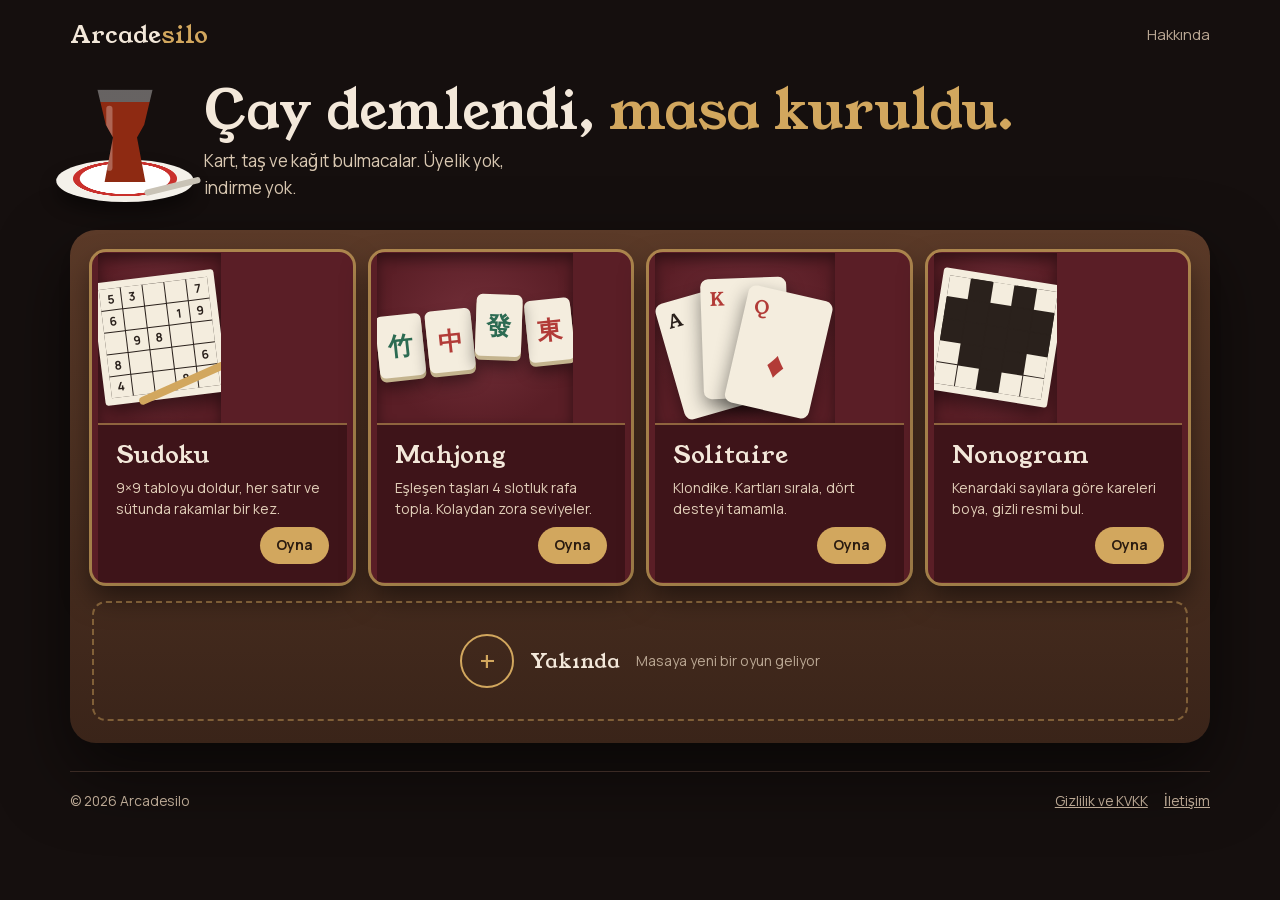
<file: index.html>
<!doctype html>
<html lang="tr">
<head>
<meta charset="utf-8">
<meta name="viewport" content="width=device-width, initial-scale=1, maximum-scale=1, user-scalable=no, viewport-fit=cover">
<meta name="description" content="Kart, taş ve kağıt bulmacalar: Solitaire, Mahjong, Sudoku, Nonogram. Üyelik yok, indirme yok.">
<title>Arcadesilo</title>
<link rel="stylesheet" href="fonts/fonts.css">
<style>
:root{
  --bg:#150F0E; --wood:#3A2419; --wood-hi:#5B3A28; --felt:#5A1E26; --felt-hi:#74303A;
  --ink:#F3E8DA; --muted:#BBA894; --line:#3A2A24; --brass:#D2A75E; --paper:#F4EDDE; --paper-ink:#2A211C; --red:#B23B37; --green:#2C6B52;
  --display:"Young Serif", Georgia, serif;
  --body:"Manrope", system-ui, -apple-system, "Segoe UI", sans-serif;
  color-scheme:dark;
}
*{box-sizing:border-box}
body{margin:0;background:var(--bg);color:var(--ink);font-family:var(--body);font-size:16px;line-height:1.6;padding-inline:16px;padding-block:0 48px}
.wrap{max-width:1140px;margin:0 auto;display:flex;flex-direction:column;gap:28px}
button{font:inherit;cursor:pointer;color:inherit}
a{color:inherit}
:focus-visible{outline:2px solid var(--brass);outline-offset:3px;border-radius:6px}

header{display:flex;justify-content:space-between;align-items:center;gap:12px;flex-wrap:wrap;padding-block:16px 0}
.logo{font-family:var(--display);font-size:1.5rem;text-decoration:none}
.logo span{color:var(--brass)}
header nav{display:flex;gap:22px;color:var(--muted);font-size:.93rem}
header nav a{text-decoration:none}

/* ---- INTRO ---- */
.intro{display:flex;align-items:center;gap:24px;flex-wrap:wrap}
.intro-tea{flex-shrink:0;transform:scale(1.25);transform-origin:center center}
.intro-text h1{font-family:var(--display);font-weight:400;font-size:clamp(2rem,4.5vw,3.4rem);line-height:1.08;margin:0;text-wrap:balance}
.intro-text h1 span{color:var(--brass)}
.intro-text p{margin:6px 0 0;color:#D9C8B2;font-size:17px;max-width:34ch}

/* çay bardağı + tabak */
.tea{position:relative;width:110px;height:96px}
.saucer{position:absolute;left:0;right:0;bottom:0;height:34px;border-radius:50%;background:radial-gradient(ellipse at 50% 45%,#FFFFFF 0 46%,#C9302C 47% 53%,#F4F1EA 54%);box-shadow:0 8px 14px rgba(0,0,0,.45)}
.glass{position:absolute;left:31px;bottom:16px;width:48px;height:74px;clip-path:polygon(4% 0,96% 0,82% 38%,70% 52%,84% 100%,16% 100%,30% 52%,18% 38%);background:linear-gradient(180deg,rgba(255,255,255,.35) 0 14%,#8E2A12 14% 100%)}
.glass::after{content:"";position:absolute;left:18%;top:18%;width:12%;height:70%;background:rgba(255,255,255,.28);border-radius:4px}
.spoon{position:absolute;left:70px;bottom:10px;width:46px;height:5px;border-radius:3px;background:#C9C3B6;transform:rotate(-14deg)}

/* ---- TABLE / MASA ---- */
.table{background:linear-gradient(180deg,#5B3A28,#3A2419);padding:22px;border-radius:26px;box-shadow:0 30px 70px rgba(0,0,0,.55)}
.grid{display:grid;grid-template-columns:repeat(auto-fit,minmax(210px,1fr));gap:18px}

/* ---- TRAY / TEPSİ ---- */
.tray{
  display:flex;flex-direction:column;border-radius:14px;overflow:hidden;
  background:var(--felt);
  box-shadow:0 0 0 3px rgba(210,167,94,.7),0 14px 28px rgba(0,0,0,.5);
  text-decoration:none;cursor:pointer;border:0;text-align:left;
  transition:transform .25s,box-shadow .25s;
}
.tray:hover,.tray:focus-visible{
  box-shadow:0 0 0 3px var(--brass),0 18px 34px rgba(0,0,0,.55);
  transform:translateY(-4px);
}
.tray .stage{
  height:170px;display:grid;place-items:center;overflow:hidden;
  background:radial-gradient(ellipse at 50% 45%,var(--felt-hi),var(--felt) 75%);
  box-shadow:inset 0 6px 14px rgba(0,0,0,.45);
}
.tray .obj{transition:transform .3s cubic-bezier(.2,.8,.2,1)}
.tray:hover .obj{transform:translateY(-6px) scale(1.03)}
.tray .info{
  background:#3E1419;border-top:2px solid rgba(210,167,94,.55);
  padding:16px 18px 18px;display:flex;flex-direction:column;gap:8px;
}
.tray .info h3{font-family:var(--display);font-weight:400;font-size:24px;margin:0;line-height:1.2}
.tray .info .desc{font-size:14px;color:#E2CFB9;margin:0;line-height:1.5}
.tray .info .pill{
  align-self:flex-end;
  background:var(--brass);color:#2A1B10;font-weight:700;font-size:14px;
  padding:7px 16px;border-radius:999px;border:0;pointer-events:none;
}

/* ---- YAKINDA ---- */
.soon{
  border:2px dashed rgba(210,167,94,.45);border-radius:14px;min-height:120px;
  display:flex;flex-direction:row;align-items:center;justify-content:center;gap:16px;
  color:var(--muted);grid-column:1 / -1;padding:20px;
}
.soon-circle{
  width:54px;height:54px;border-radius:50%;border:2px solid var(--brass);
  display:grid;place-items:center;font-size:28px;color:var(--brass);line-height:1;
}
.soon h3{font-family:var(--display);font-weight:400;font-size:20px;margin:0;color:var(--ink)}
.soon p{font-size:14px;margin:0}

/* ---- OBJ STYLES ---- */
.pcard{width:86px;height:120px;background:var(--paper);color:var(--paper-ink);border-radius:8px;box-shadow:0 8px 18px rgba(0,0,0,.45);padding:7px 9px;display:flex;flex-direction:column;justify-content:space-between;font-family:var(--display);font-size:1.15rem}
.pcard .c{align-self:center;font-size:2.3rem;line-height:1}
.pcard.r{color:var(--red)}
.fan{display:flex;position:relative;width:180px;height:130px}
.fan .pcard{position:absolute;top:50%;left:50%;margin:-60px 0 0 -43px}
.fan .pcard:nth-child(1){transform:rotate(-16deg) translate(-36px,4px)}
.fan .pcard:nth-child(2){transform:rotate(-2deg)}
.fan .pcard:nth-child(3){transform:rotate(13deg) translate(36px,6px)}
.tiles{display:flex;gap:4px;transform:rotate(-6deg)}
.tile{width:46px;height:62px;background:var(--paper);border-radius:6px;box-shadow:0 4px 0 #C4B48E,0 10px 16px rgba(0,0,0,.45);display:grid;place-items:center;font-size:1.55rem;color:var(--green);font-weight:700}
.tile.r{color:var(--red)}
.tiles .tile:nth-child(3){transform:translateY(-10px) rotate(8deg)}
.sheet{background:var(--paper);padding:7px;border-radius:3px;box-shadow:0 8px 18px rgba(0,0,0,.45)}
.sgrid{display:grid;grid-template-columns:repeat(5,21px);gap:1px;background:var(--paper-ink)}
.sgrid span{height:21px;background:var(--paper);display:grid;place-items:center;font-size:.75rem;font-weight:700;color:var(--paper-ink)}
.sgrid.n span.on{background:var(--paper-ink)}
.pencil{width:116px;height:8px;border-radius:4px;background:linear-gradient(90deg,var(--brass) 0 82%,var(--paper) 82% 92%,var(--paper-ink) 92%);margin-top:-8px;transform:rotate(-24deg) translateX(40px)}

/* ---- PLAYER ---- */
.player[hidden]{display:none}
.player{position:fixed;inset:0;background:var(--bg);z-index:20;display:flex;flex-direction:column;padding-top:env(safe-area-inset-top,0px);padding-bottom:env(safe-area-inset-bottom,0px)}
.pbar{display:flex;justify-content:space-between;align-items:center;gap:12px;padding:12px 16px;border-bottom:1px solid var(--line)}
.pbar strong{font-family:var(--display);font-weight:400;font-size:1.25rem}
.pbar .b{display:flex;gap:8px}
.ib{border:1px solid var(--line);background:var(--wood);border-radius:999px;padding:8px 14px;font-size:.88rem}
.p-stage{flex:1;display:grid;place-items:center;padding:16px;min-height:0}
.p-stage iframe{width:100%;height:100%;border:0;border-radius:12px;background:var(--felt)}
.missing{max-width:420px;text-align:center;color:var(--muted)}
.missing h3{font-family:var(--display);font-weight:400;font-size:1.5rem;color:var(--ink);margin:0 0 8px}

footer{display:flex;justify-content:space-between;gap:12px;flex-wrap:wrap;font-size:.86rem;color:var(--muted);border-top:1px solid var(--line);padding-top:18px}
footer nav{display:flex;gap:16px}

/* ---- RESPONSIVE ---- */
@media (max-width:900px){
  .grid{grid-template-columns:repeat(2,1fr)}
  .intro-tea{transform:scale(1)}
}
@media (max-width:520px){
  .grid{grid-template-columns:repeat(2,1fr)}
  .tray .stage{height:130px}
  .tray .obj{transform:scale(.45)}
  .tray:hover .obj{transform:scale(.45) translateY(-6px)}
  .pcard{width:70px;height:98px;border-radius:6px;padding:5px 7px;font-size:.95rem}
  .pcard .c{font-size:1.8rem}
  .fan{width:150px;height:106px}
  .fan .pcard{margin:-49px 0 0 -35px}
  .fan .pcard:nth-child(1){transform:rotate(-16deg) translate(-28px,3px)}
  .fan .pcard:nth-child(3){transform:rotate(13deg) translate(28px,5px)}
  .tile{width:36px;height:50px;border-radius:5px;font-size:1.2rem}
  .tiles{gap:3px}
  .tray .info h3{font-size:20px}
  .tray .info .desc{font-size:13px}
  .tray .info .pill{font-size:13px;padding:5px 12px}
  .soon{grid-column:1 / -1;min-height:120px;flex-direction:row;gap:16px}
  .soon-circle{width:42px;height:42px;font-size:22px}
  .soon h3{font-size:17px}
  .intro-tea{transform:scale(.9)}
}
@media (prefers-reduced-motion:reduce){*{transition:none!important}}
</style>
<style>[hidden]{display:none!important} img{max-width:100%}</style>
</head>
<body>
<div class="wrap">
  <header>
    <a class="logo" href="#">Arcade<span>silo</span></a>
    <nav><a href="#top">Hakkında</a></nav>
  </header>

  <section class="intro" id="top">
    <div class="intro-tea" aria-hidden="true">
      <div class="tea"><div class="saucer"></div><div class="glass"></div><div class="spoon"></div></div>
    </div>
    <div class="intro-text">
      <h1>Çay demlendi, <span>masa kuruldu.</span></h1>
      <p>Kart, taş ve kağıt bulmacalar. Üyelik yok, indirme yok.</p>
    </div>
  </section>

  <section class="table" id="oyunlar" aria-label="Oyun masası">
    <div class="grid" id="grid"></div>
  </section>

  <footer>
    <span>&copy; 2026 Arcadesilo</span>
    <nav><a href="gizlilik.html">Gizlilik ve KVKK</a><a href="mailto:efeeray92@gmail.com">İletişim</a></nav>
  </footer>
</div>

<div class="player" id="player" hidden role="dialog" aria-modal="true" aria-labelledby="pTitle">
  <div class="pbar"><strong id="pTitle"></strong><div class="b"><button class="ib" id="closeBtn">Kapat &#10005;</button></div></div>
  <div class="p-stage" id="stage"></div>
</div>

<script>
const GAMES=[
  {id:"sudoku",title:"Sudoku",desc:"9×9 tabloyu doldur, her satır ve sütunda rakamlar bir kez.",file:"games/sudoku/index.html",
   obj:'<div><div class="sheet" style="transform:rotate(-7deg)"><div class="sgrid">'+[5,3,"","",7,6,"","",1,9,"",9,8,"","",8,"","","",6,4,"","",8,""].map(v=>`<span>${v}</span>`).join("")+'</div></div><div class="pencil"></div></div>'},
  {id:"mahjong",title:"Mahjong",desc:"Eşleşen taşları 4 slotluk rafa topla. Kolaydan zora seviyeler.",file:"games/mahjong/index.html",
   obj:'<div class="tiles"><div class="tile">竹</div><div class="tile r">中</div><div class="tile">發</div><div class="tile r">東</div></div>'},
  {id:"solitaire",title:"Solitaire",desc:"Klondike. Kartları sırala, dört desteyi tamamla.",file:"games/solitaire/index.html",
   obj:'<div class="fan"><div class="pcard"><span>A</span><span class="c">&#9824;</span><span></span></div><div class="pcard r"><span>K</span><span class="c">&#9829;</span><span></span></div><div class="pcard r"><span>Q</span><span class="c">&#9830;</span><span></span></div></div>'},
  {id:"nonogram",title:"Nonogram",desc:"Kenardaki sayılara göre kareleri boya, gizli resmi bul.",file:"games/nonogram/index.html",
   obj:'<div class="sheet" style="transform:rotate(9deg)"><div class="sgrid n">'+"0101011111111110111000100".split("").map(v=>`<span class="${v==='1'?'on':''}"></span>`).join("")+'</div></div>'},
];
const store={get(k,d){try{const v=localStorage.getItem(k);return v?JSON.parse(v):d}catch(e){return d}},set(k,v){try{localStorage.setItem(k,JSON.stringify(v))}catch(e){}}};

// Build trays
const gridEl=document.getElementById("grid");
gridEl.innerHTML=GAMES.map(g=>`<button class="tray" data-play="${g.id}" aria-label="${g.title} oyna"><div class="stage"><div class="obj">${g.obj}</div></div><div class="info"><h3 lang="en">${g.title}</h3><p class="desc">${g.desc}</p><span class="pill">Oyna</span></div></button>`).join("")+`<div class="soon"><div class="soon-circle">+</div><h3>Yakında</h3><p>Masaya yeni bir oyun geliyor</p></div>`;

// Player
const player=document.getElementById("player"),stage=document.getElementById("stage");
function play(id){
  const g=GAMES.find(x=>x.id===id);if(!g)return;
  document.getElementById("pTitle").textContent=g.title;
  stage.innerHTML=g.file?`<iframe src="${g.file}" title="${g.title}" allow="fullscreen"></iframe>`:`<div class="missing"><h3>${g.title} buraya gelecek</h3><p>Oyun dosyası bağlanınca bu ekranda açılacak.</p></div>`;
  player.hidden=false;document.body.style.overflow="hidden";
  document.getElementById("closeBtn").focus();
  history.pushState({game:id},"",'#'+id);
  const r=store.get("as_recent",[]).filter(x=>x!==id);r.unshift(id);store.set("as_recent",r.slice(0,5));
}
function closeP(){
  if(player.hidden)return;
  player.hidden=true;stage.innerHTML="";document.body.style.overflow="";
}
function closeViaBack(){
  if(!player.hidden) history.back();
}
document.addEventListener("click",e=>{const p=e.target.closest("[data-play]");if(p)play(p.dataset.play)});
document.getElementById("closeBtn").onclick=closeViaBack;
document.addEventListener("keydown",e=>{if(e.key==="Escape"&&!player.hidden)closeViaBack()});
window.addEventListener("popstate",()=>closeP());
window.addEventListener("message",e=>{if(e.data&&e.data.type==="close")closeViaBack()});

// Direct link: open game if hash matches
const hashId=location.hash.slice(1);
if(hashId && GAMES.find(x=>x.id===hashId)) play(hashId);
</script>
</body>
</html>
</file>
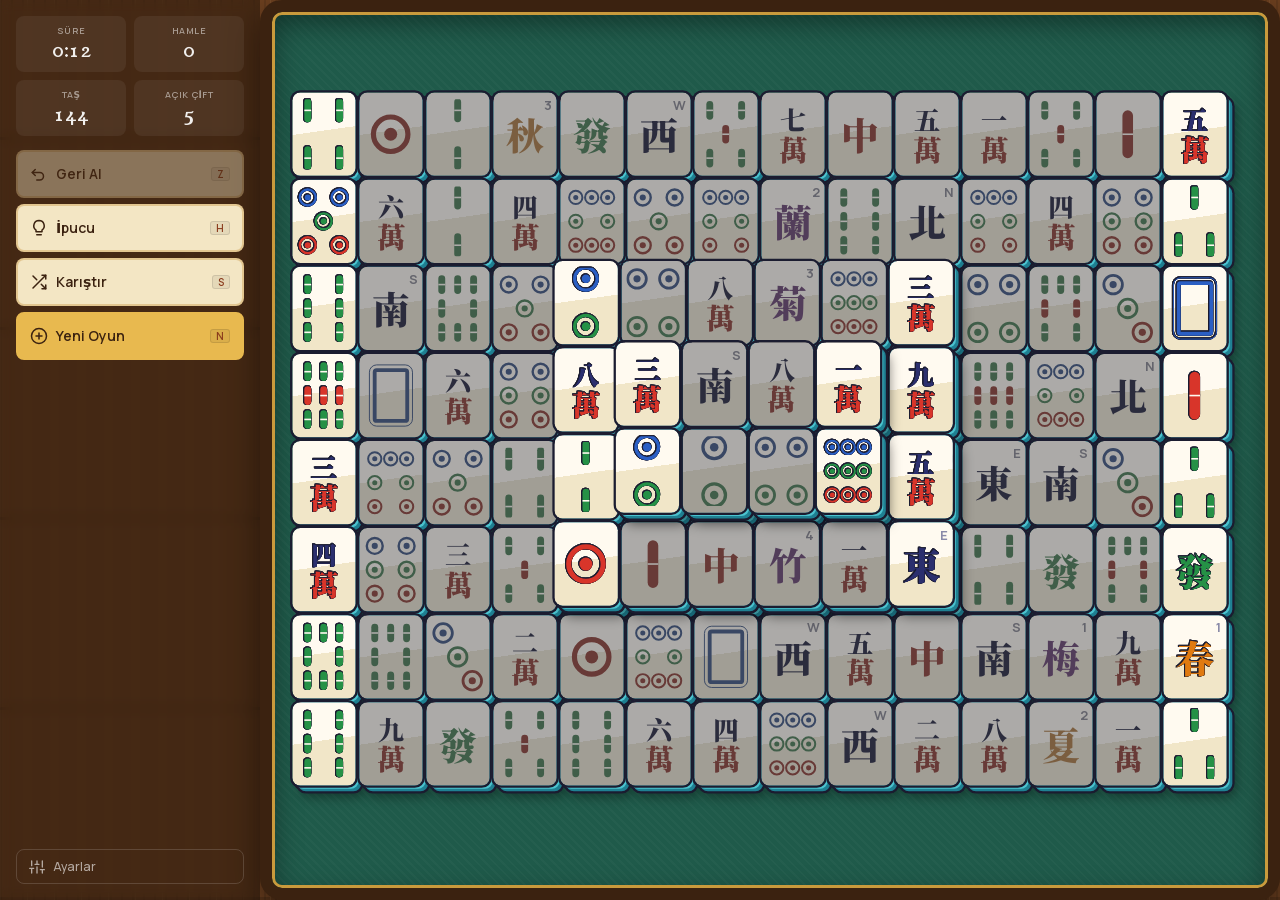
<file: games/mahjong/index.html>
<!DOCTYPE html>
<html lang="tr">
<head>
    <meta charset="UTF-8">
    <meta name="viewport" content="width=device-width, initial-scale=1.0, maximum-scale=1, user-scalable=no">
    <title>Mahjong Solitaire</title>
    <link rel="stylesheet" href="../../fonts/fonts.css">
    <link rel="preconnect" href="https://fonts.googleapis.com">
    <link rel="preconnect" href="https://fonts.gstatic.com" crossorigin>
    <link rel="stylesheet" href="https://fonts.googleapis.com/css2?family=Noto+Serif+TC:wght@700;900&text=一二三四五六七八九十萬東南西北中發梅蘭菊竹春夏秋冬麻將龍示洗新&display=swap">
    <link rel="stylesheet" href="mahjong-table-themes.css">
    <link rel="stylesheet" href="style.css">
</head>
<body class="mj-table" data-table-theme="cay-evi" data-tiles="retro">
    <div id="game-container">
        <!-- Rotate warning (phone landscape) -->
        <div id="rotate-warning">
            <svg width="48" height="48" viewBox="0 0 24 24" fill="none" stroke="currentColor" stroke-width="1.5" stroke-linecap="round"><rect x="7" y="2" width="10" height="20" rx="2"/><path d="M12 18h.01"/></svg>
            <p>Daha iyi oynamak için<br>telefonunu dikey çevir</p>
        </div>

        <!-- PORTRAIT: Stat strip -->
        <div id="stat-strip">
            <div class="sc"><span class="sc-label" data-i18n="timer">Süre</span><span class="sc-val" id="timer">0:00</span></div>
            <div class="sc"><span class="sc-label" data-i18n="moves">Hamle</span><span class="sc-val" id="move-counter">0</span></div>
            <div class="sc"><span class="sc-label" data-i18n="tiles">Taş</span><span class="sc-val" id="tiles-remaining">0</span></div>
            <div class="sc"><span class="sc-label" data-i18n="openPairs">Açık Çift</span><span class="sc-val" id="open-pairs">0</span></div>
        </div>

        <!-- LANDSCAPE: Side panel -->
        <aside id="side-panel">
            <div class="sp-stats">
                <div class="sc"><span class="sc-label">Süre</span><span class="sc-val" id="timer-s">0:00</span></div>
                <div class="sc"><span class="sc-label">Hamle</span><span class="sc-val" id="moves-s">0</span></div>
                <div class="sc"><span class="sc-label">Taş</span><span class="sc-val" id="tiles-s">0</span></div>
                <div class="sc"><span class="sc-label">Açık Çift</span><span class="sc-val" id="pairs-s">0</span></div>
            </div>
            <div class="sp-actions">
                <button class="sp-btn" id="btn-undo-s">
                    <svg viewBox="0 0 24 24"><path d="M3 10h10a5 5 0 010 10h-4"/><path d="M7 6L3 10l4 4"/></svg>
                    <span>Geri Al</span><kbd>Z</kbd>
                </button>
                <button class="sp-btn" id="btn-hint-s">
                    <svg viewBox="0 0 24 24"><path d="M12 2a7 7 0 00-4 12.7V17h8v-2.3A7 7 0 0012 2z"/><path d="M9 21h6"/></svg>
                    <span data-i18n="hint">İpucu</span><kbd>H</kbd>
                </button>
                <button class="sp-btn" id="btn-shuffle-s">
                    <svg viewBox="0 0 24 24"><path d="M16 3h5v5"/><path d="M4 20L21 3M21 16v5h-5"/><path d="M15 15l6 6M4 4l5 5"/></svg>
                    <span data-i18n="shuffle">Karıştır</span><kbd>S</kbd>
                </button>
                <button class="sp-btn sp-btn--primary" id="btn-new-s">
                    <svg viewBox="0 0 24 24"><circle cx="12" cy="12" r="10"/><path d="M12 8v8M8 12h8"/></svg>
                    <span data-i18n="newGame">Yeni Oyun</span><kbd>N</kbd>
                </button>
            </div>
            <button class="sp-settings" id="btn-settings-s">
                <svg viewBox="0 0 24 24"><path d="M4 21v-7m0-4V3m8 18v-9m0-4V3m8 18v-5m0-4V3M1 14h6M9 8h6M17 16h6"/></svg>
                <span data-i18n="settings">Ayarlar</span>
            </button>
        </aside>

        <!-- Board area (carpet) -->
        <div id="board-wrapper" class="mj-mat">
            <div id="board"></div>
        </div>

        <!-- PORTRAIT: Bottom action bar -->
        <div id="bottom-bar">
            <button class="bar-btn" id="btn-undo">
                <svg viewBox="0 0 24 24"><path d="M3 10h10a5 5 0 010 10h-4"/><path d="M7 6L3 10l4 4"/></svg>
                <span>Geri Al</span>
            </button>
            <button class="bar-btn" id="btn-hint">
                <svg viewBox="0 0 24 24"><path d="M12 2a7 7 0 00-4 12.7V17h8v-2.3A7 7 0 0012 2z"/><path d="M9 21h6"/></svg>
                <span data-i18n="hint">İpucu</span>
            </button>
            <button class="bar-btn" id="btn-shuffle">
                <svg viewBox="0 0 24 24"><path d="M16 3h5v5"/><path d="M4 20L21 3M21 16v5h-5"/><path d="M15 15l6 6M4 4l5 5"/></svg>
                <span data-i18n="shuffle">Karıştır</span>
            </button>
            <button class="bar-btn" id="btn-settings">
                <svg viewBox="0 0 24 24"><path d="M4 21v-7m0-4V3m8 18v-9m0-4V3m8 18v-5m0-4V3M1 14h6M9 8h6M17 16h6"/></svg>
                <span data-i18n="settings">Ayarlar</span>
            </button>
            <button class="bar-btn bar-btn--primary" id="btn-new">
                <svg viewBox="0 0 24 24"><circle cx="12" cy="12" r="10"/><path d="M12 8v8M8 12h8"/></svg>
                <span data-i18n="newGame">Yeni Oyun</span>
            </button>
        </div>

        <!-- Settings panel -->
        <div id="settings-panel" class="hidden">
            <div class="settings-section">
                <span class="settings-label" data-i18n="difficulty">Zorluk</span>
                <div class="settings-row">
                    <button class="diff-btn" data-diff="easy">Kolay</button>
                    <button class="diff-btn" data-diff="medium">Orta</button>
                    <button class="diff-btn is-active" data-diff="hard">Zor</button>
                </div>
            </div>
            <div class="settings-section">
                <span class="settings-label" data-i18n="theme">Tema</span>
                <div class="settings-row">
                    <button class="mj-swatch mj-swatch--fildisi" data-theme=""></button>
                    <button class="mj-swatch mj-swatch--bambu" data-theme="bambu"></button>
                    <button class="mj-swatch mj-swatch--retro" data-theme="retro"></button>
                    <button class="mj-swatch mj-swatch--bambu-retro" data-theme="bambu-retro"></button>
                </div>
            </div>
            <div class="settings-section">
                <span class="settings-label" data-i18n="table">Masa</span>
                <div class="settings-row">
                    <button class="table-theme-btn" data-table="cay-evi">☕</button>
                    <button class="table-theme-btn" data-table="tas-butonlar">🀄</button>
                    <button class="table-theme-btn" data-table="gece-kecesi">🌙</button>
                </div>
            </div>
        </div>

        <!-- Confirm dialog -->
        <div id="confirm-overlay" class="hidden">
            <div class="confirm-box">
                <p id="confirm-msg"></p>
                <div class="confirm-btns">
                    <button id="confirm-no">Vazgeç</button>
                    <button id="confirm-yes" class="confirm-yes">Evet</button>
                </div>
            </div>
        </div>

        <!-- Win/Lose overlay -->
        <div id="overlay" class="hidden">
            <div id="overlay-content">
                <h2 id="overlay-title"></h2>
                <p id="overlay-message"></p>
                <div id="overlay-stats"></div>
                <button id="overlay-btn" class="new-game-btn" data-i18n="newGame">Yeni Oyun</button>
            </div>
        </div>

        <!-- Toast -->
        <div id="hint-toast" class="hidden"></div>
    </div>

    <script src="game.js"></script>
</body>
</html>
</file>
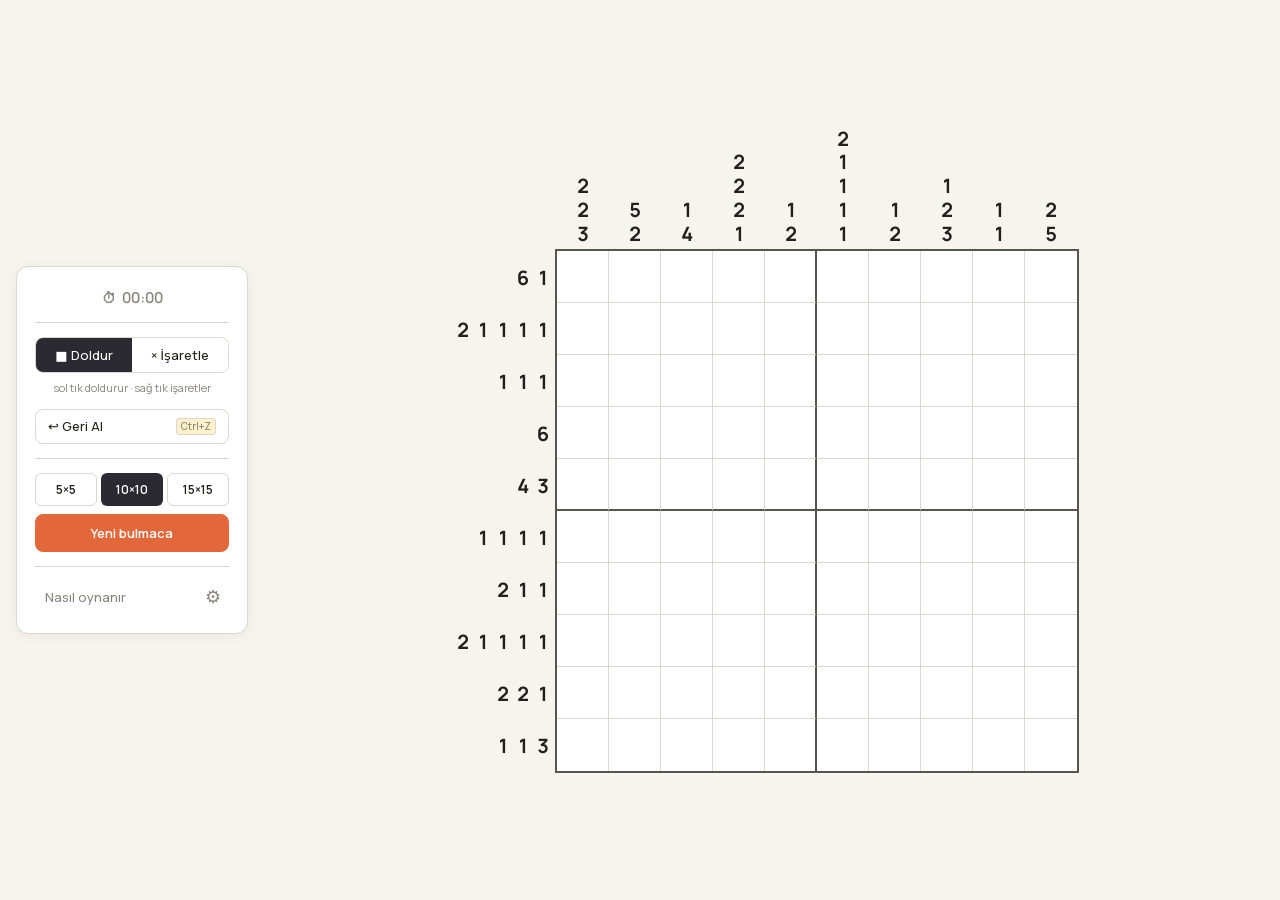
<file: games/nonogram/index.html>
<!doctype html>
<html lang="tr">
<head>
<meta charset="utf-8">
<meta name="viewport" content="width=device-width,initial-scale=1,user-scalable=no,maximum-scale=1">
<title>Nonogram</title>
<link rel="stylesheet" href="../../fonts/fonts.css">
<style>
  :root{
    --bg:#f6f4ef; --panel:#ffffff; --ink:#22201c; --muted:#8a857b;
    --line:#dcd7cc; --thick:#5a554c; --fill:#2b2a33; --accent:#e2673a;
    --done:#c4beb2; --hi:#fff1cc; --cross:rgba(0,0,0,.09);
  }
  @media (prefers-color-scheme: dark){
    :root:not([data-theme]){
      --bg:#18171b; --panel:#222127; --ink:#ece9e2; --muted:#8d8899;
      --line:#3a3842; --thick:#9a95a6; --fill:#ece9e2; --accent:#f08a5d;
      --done:#55525c; --hi:#3a3325; --cross:rgba(255,255,255,.1);
    }
  }
  html[data-theme="neon"]{
    --bg:#0b0820; --panel:#140f33; --ink:#e6e1ff; --muted:#7d74b8;
    --line:#2a2357; --thick:#7a5cff; --fill:#7a5cff; --fill-grad:linear-gradient(135deg,#ff3df0,#7a5cff);
    --accent:#3df5ff; --done:#3b3470; --hi:#261d5c; --xc:#ff3df0; --cross:rgba(122,92,255,.15);
    --glow:0 0 8px rgba(255,61,240,.6); --radius:16px;
  }
  html[data-theme="paper"]{
    --bg:#e9e4d6; --panel:#fdfcf6; --ink:#2b3a67; --muted:#8c93ad;
    --line:#c9d3ea; --thick:#2b3a67; --fill:#2b3a67;
    --accent:#c0392b; --done:#b8bfd6; --hi:#eef2ff; --xc:#c0392b; --cross:rgba(43,58,103,.1);
    --glow:none; --radius:2px;
  }
  html[data-theme="kahvehane"]{
    --bg:#1a1410; --panel:#f0e6d2; --ink:#3a2e22; --muted:#8a7a66;
    --line:rgba(210,167,94,.3); --thick:#D2A75E; --fill:#6b2d3e;
    --accent:#D2A75E; --done:#b8a88e; --hi:#f5ecd8; --xc:#8a6a4a; --cross:rgba(107,45,62,.12);
    --glow:none; --radius:4px;
    --bar-bg:rgba(26,20,16,.6); --bar-border:rgba(210,167,94,.2); --bar-ink:#e8dcc8;
    --btn-bg:rgba(210,167,94,.12); --btn-border:rgba(210,167,94,.35);
    --btn-hover-bg:rgba(210,167,94,.22); --btn-active-bg:#6b2d3e; --btn-active-ink:#f0e6d2;
    --select-arrow:#D2A75E;
  }

  *{box-sizing:border-box;-webkit-tap-highlight-color:transparent}
  body{margin:0;background:var(--bg);color:var(--ink);
    font-family:'Manrope',system-ui,-apple-system,"Segoe UI",Roboto,sans-serif;
    display:flex;justify-content:center;align-items:center;height:100vh;height:100dvh;overflow:hidden}

  /* ---- LAYOUT ---- */
  .app{
    display:flex;align-items:center;justify-content:center;
    gap:24px;width:100%;height:100vh;height:100dvh;padding:16px;
  }

  /* ---- SIDEBAR (desktop) ---- */
  .sidebar{
    width:232px;flex-shrink:0;
    background:var(--panel);border:1px solid var(--line);border-radius:12px;
    padding:20px 18px;display:flex;flex-direction:column;gap:0;
    box-shadow:0 2px 12px rgba(0,0,0,.06);
  }
  .sb-timer{
    display:flex;align-items:center;justify-content:center;gap:6px;
    font-variant-numeric:tabular-nums;font-size:15px;font-weight:600;
    color:var(--muted);padding-bottom:14px;
  }
  .sb-timer .icon{font-size:14px}
  .sb-sep{height:1px;background:var(--line);margin:0 0 14px}

  .sb-section{display:flex;flex-direction:column;gap:8px;margin-bottom:14px}
  .sb-hint{font-size:11px;color:var(--muted);text-align:center;line-height:1.3}

  .sb-btn{
    font-family:inherit;font-size:13px;font-weight:500;
    padding:8px 12px;border-radius:8px;
    border:1px solid var(--line);
    background:var(--panel);color:var(--ink);
    cursor:pointer;line-height:1.3;white-space:nowrap;
    transition:background .15s,border-color .15s;
    display:flex;align-items:center;justify-content:center;gap:6px;
  }
  .sb-btn:hover{background:var(--hi);border-color:var(--thick)}
  .sb-btn kbd{
    font-family:inherit;font-size:10px;color:var(--muted);
    border:1px solid var(--line);border-radius:3px;padding:1px 4px;
    background:var(--hi);margin-left:auto;
  }

  .sb-mode{display:flex;border:1px solid var(--line);border-radius:8px;overflow:hidden}
  .sb-mode button{
    flex:1;font-family:inherit;font-size:13px;font-weight:500;
    padding:8px 10px;border:0;border-radius:0;
    background:var(--panel);color:var(--ink);
    cursor:pointer;transition:background .15s;
  }
  .sb-mode button:hover{background:var(--hi)}
  .sb-mode button.on{background:var(--fill);color:var(--panel)}

  .size-group{display:flex;gap:4px}
  .size-group button{
    flex:1;font-family:inherit;font-size:12px;font-weight:600;
    padding:7px 4px;border-radius:6px;
    border:1px solid var(--line);
    background:var(--panel);color:var(--ink);
    cursor:pointer;transition:background .15s;
  }
  .size-group button:hover{background:var(--hi)}
  .size-group button.on{background:var(--fill);color:var(--panel);border-color:transparent}

  .sb-new{
    font-family:inherit;font-size:13px;font-weight:600;
    padding:9px 12px;border-radius:8px;border:1px solid var(--accent);
    background:var(--accent);color:#fff;cursor:pointer;
    transition:opacity .15s;width:100%;
  }
  .sb-new:hover{opacity:.85}

  .sb-footer{
    display:flex;align-items:center;gap:8px;margin-top:auto;padding-top:14px;
    border-top:1px solid var(--line);
  }
  .sb-footer .help-link{
    font-family:inherit;font-size:13px;font-weight:500;
    padding:7px 10px;border-radius:6px;border:0;
    background:transparent;color:var(--muted);cursor:pointer;
    transition:color .15s;flex:1;text-align:left;
  }
  .sb-footer .help-link:hover{color:var(--ink)}
  .sb-footer .gear-trigger{
    font-size:18px;padding:5px 8px;border-radius:6px;border:0;
    background:transparent;color:var(--muted);cursor:pointer;
    transition:color .15s;line-height:1;
  }
  .sb-footer .gear-trigger:hover{color:var(--ink)}

  /* ---- GEAR MENU ---- */
  .gear-wrap{position:relative}
  .gear-menu{
    display:none;position:absolute;bottom:100%;right:0;margin-bottom:4px;
    background:var(--panel);border:1px solid var(--line);border-radius:8px;
    padding:6px 4px;z-index:100;min-width:150px;
    box-shadow:0 4px 16px rgba(0,0,0,.15);
  }
  .gear-menu.open{display:block}
  .gear-menu button{
    display:block;width:100%;text-align:left;border:0;border-radius:4px;
    padding:7px 10px;font-size:13px;font-family:inherit;background:transparent;color:var(--ink);cursor:pointer;
  }
  .gear-menu button:hover{background:var(--hi)}
  .gear-menu button.active{font-weight:700;color:var(--accent)}
  .gear-menu .divider{height:1px;background:var(--line);margin:4px 0}
  .gear-menu .label{font-size:11px;color:var(--muted);padding:4px 10px 2px;font-weight:600;text-transform:uppercase;letter-spacing:.5px}

  /* ---- MAIN AREA ---- */
  .main{
    display:flex;flex-direction:column;align-items:center;
    flex:1;min-width:0;height:100%;
  }

  /* ---- MOBILE TOP BAR (hidden on desktop) ---- */
  .top-bar{display:none}

  /* ---- MOBILE BOTTOM BAR (hidden on desktop) ---- */
  .bottom-bar{display:none}

  /* ---- BOARD ---- */
  .stage{position:relative;display:flex;justify-content:center;flex:1;min-height:0;align-items:center}
  .board{display:grid;grid-template-columns:auto auto;user-select:none;-webkit-user-select:none}
  .cols{display:grid;padding:0 2px;align-items:end}
  .rows{display:grid;padding:2px 0}
  .clue{font-size:calc(var(--c) * .38);font-weight:650;font-variant-numeric:tabular-nums;
    display:flex;transition:color .15s}
  .clue.col{flex-direction:column;align-items:center;justify-content:flex-end;
    line-height:1.2;padding-bottom:4px;height:100%}
  .clue.row{align-items:center;justify-content:flex-end;gap:.4em;padding-right:6px}
  .clue.done{color:var(--done)}
  .clue.hi{background:var(--hi);border-radius:3px}

  .cells{display:grid;border:2px solid var(--thick);touch-action:none}
  .cell{width:var(--c);height:var(--c);border-right:1px solid var(--line);
    border-bottom:1px solid var(--line);position:relative;cursor:pointer;background:var(--panel);
    transition:background .05s}
  .cell.br{border-right:2px solid var(--thick)}
  .cell.bb{border-bottom:2px solid var(--thick)}
  .cell.lastc{border-right:0}
  .cell.lastr{border-bottom:0}
  .cell.f{background:var(--fill-grad,var(--fill));box-shadow:var(--glow,none);z-index:1}
  .cell.x::after{content:"\00d7";position:absolute;inset:0;display:flex;align-items:center;
    justify-content:center;color:var(--xc,var(--muted));font-size:calc(var(--c) * .65);line-height:1}
  .cell.cross-r{background:var(--cross)}
  .cell.cross-c{background:var(--cross)}
  .cell.cross-r.cross-c{background:color-mix(in srgb,var(--cross) 100%,var(--cross))}
  .cell.f.cross-r,.cell.f.cross-c{background:var(--fill-grad,var(--fill))}

  /* ---- WIN ---- */
  .win{position:absolute;inset:0;display:none;align-items:center;justify-content:center;z-index:50}
  .win.show{display:flex}
  .win .card{background:var(--panel);border:1px solid var(--line);border-radius:12px;
    padding:20px 24px;text-align:center;box-shadow:0 10px 30px rgba(0,0,0,.18)}
  .win h2{margin:0 0 6px;font-size:20px;color:var(--accent);font-weight:700}
  .win p{margin:0 0 12px;color:var(--muted);font-size:14px}
  .win button{
    font-family:inherit;font-size:13px;font-weight:600;
    padding:9px 18px;border-radius:8px;border:1px solid var(--accent);
    background:var(--accent);color:#fff;cursor:pointer;
  }

  /* ---- CONFIRM DIALOG ---- */
  .confirm-overlay{
    display:none;position:absolute;inset:0;align-items:center;justify-content:center;
    z-index:60;background:rgba(0,0,0,.3);
  }
  .confirm-overlay.show{display:flex}
  .confirm-box{
    background:var(--panel);border:1px solid var(--line);border-radius:10px;
    padding:16px 20px;text-align:center;box-shadow:0 6px 20px rgba(0,0,0,.15);
    max-width:280px;
  }
  .confirm-box p{margin:0 0 12px;font-size:14px;font-weight:500}
  .confirm-btns{display:flex;gap:8px;justify-content:center}
  .confirm-btns button{
    flex:1;padding:7px 12px;font-size:13px;font-family:inherit;font-weight:500;
    border-radius:6px;border:1px solid var(--line);background:var(--panel);
    color:var(--ink);cursor:pointer;
  }
  .confirm-btns .yes{background:var(--accent);color:#fff;border-color:var(--accent)}

  /* ---- HELP MODAL ---- */
  .help-overlay{
    display:none;position:absolute;inset:0;align-items:center;justify-content:center;
    z-index:70;background:rgba(0,0,0,.35);
  }
  .help-overlay.show{display:flex}
  .help-card{
    background:var(--panel);border:1px solid var(--line);border-radius:10px;
    padding:18px 20px;max-width:320px;box-shadow:0 6px 20px rgba(0,0,0,.15);
    font-size:13px;line-height:1.6;color:var(--ink);
  }
  .help-card h3{margin:0 0 8px;font-size:16px;font-weight:700;display:flex;align-items:center;justify-content:space-between}
  .help-card h3 button{font-size:18px;background:transparent;border:0;color:var(--muted);cursor:pointer;padding:0 2px}
  .help-card ul{margin:6px 0;padding-left:18px}
  .help-card li{margin-bottom:4px}
  .help-card kbd{
    display:inline-block;padding:1px 5px;border:1px solid var(--line);border-radius:3px;
    font-size:11px;font-family:inherit;background:var(--hi);
  }

  /* ---- MOBILE ---- */
  @media(max-width:700px){
    body{align-items:flex-start}
    .app{flex-direction:column;gap:0;padding:0;align-items:stretch}
    .sidebar{display:none}
    .main{height:100%}

    .top-bar{
      display:flex;align-items:center;gap:6px;
      padding:8px 12px;
      background:var(--bar-bg,var(--panel));
      border-bottom:1px solid var(--bar-border,var(--line));
      flex-shrink:0;
    }
    .top-bar select{
      font-family:inherit;font-size:13px;font-weight:500;
      padding:6px 26px 6px 10px;border-radius:6px;
      border:1px solid var(--bar-border,var(--line));
      background-color:var(--btn-bg,var(--panel));color:var(--bar-ink,var(--ink));
      cursor:pointer;
      appearance:none;-webkit-appearance:none;
      background-image:url("data:image/svg+xml,%3Csvg xmlns='http://www.w3.org/2000/svg' width='10' height='6'%3E%3Cpath d='M0 0l5 6 5-6z' fill='%235a554c'/%3E%3C/svg%3E");
      background-repeat:no-repeat;background-position:right 8px center;background-size:10px 6px;
    }
    html[data-theme="kahvehane"] .top-bar select{
      background-image:url("data:image/svg+xml,%3Csvg xmlns='http://www.w3.org/2000/svg' width='10' height='6'%3E%3Cpath d='M0 0l5 6 5-6z' fill='%23D2A75E'/%3E%3C/svg%3E");
    }
    html[data-theme="neon"] .top-bar select{
      background-image:url("data:image/svg+xml,%3Csvg xmlns='http://www.w3.org/2000/svg' width='10' height='6'%3E%3Cpath d='M0 0l5 6 5-6z' fill='%237a5cff'/%3E%3C/svg%3E");
    }
    html[data-theme="paper"] .top-bar select{
      background-image:url("data:image/svg+xml,%3Csvg xmlns='http://www.w3.org/2000/svg' width='10' height='6'%3E%3Cpath d='M0 0l5 6 5-6z' fill='%232b3a67'/%3E%3C/svg%3E");
    }
    .tb-btn{
      font-family:inherit;font-size:13px;font-weight:500;
      padding:6px 10px;border-radius:6px;
      border:1px solid var(--bar-border,var(--line));
      background:var(--btn-bg,var(--panel));color:var(--bar-ink,var(--ink));
      cursor:pointer;white-space:nowrap;line-height:1.3;
    }
    .tb-btn:hover{background:var(--btn-hover-bg,var(--hi))}
    .tb-new{border-color:var(--accent);color:var(--accent);font-weight:600}
    .tb-spacer{flex:1}
    .tb-timer{
      font-variant-numeric:tabular-nums;font-size:13px;font-weight:600;
      color:var(--bar-ink,var(--muted));white-space:nowrap;
    }

    .top-bar .gear-menu{bottom:auto;top:100%;margin-bottom:0;margin-top:4px}

    .stage{padding:4px 8px;padding-bottom:60px}

    .bottom-bar{
      display:flex;align-items:center;justify-content:center;gap:10px;
      position:fixed;bottom:0;left:0;right:0;z-index:40;
      height:52px;
      padding:0 16px;
      padding-bottom:env(safe-area-inset-bottom,0);
      background:var(--bar-bg,var(--panel));
      border-top:1px solid var(--bar-border,var(--line));
    }
    .bb-mode{display:flex;border:1px solid var(--bar-border,var(--line));border-radius:6px;overflow:hidden}
    .bb-mode button{
      font-family:inherit;font-size:13px;font-weight:500;
      padding:8px 14px;border:0;border-radius:0;
      background:var(--btn-bg,var(--panel));color:var(--bar-ink,var(--ink));
      cursor:pointer;transition:background .15s;
    }
    .bb-mode button.on{background:var(--btn-active-bg,var(--fill));color:var(--btn-active-ink,var(--panel))}
    .bb-undo{
      font-family:inherit;font-size:16px;
      padding:6px 12px;border-radius:6px;
      border:1px solid var(--bar-border,var(--line));
      background:var(--btn-bg,var(--panel));color:var(--bar-ink,var(--ink));
      cursor:pointer;line-height:1;
    }

    .help-card{max-width:calc(100vw - 32px);padding:14px 16px;font-size:12px}
    .help-card h3{font-size:14px}
    .win .card{padding:16px 18px}
    .win h2{font-size:17px}
    .win p{font-size:13px}
    .confirm-box{max-width:calc(100vw - 40px);padding:14px 16px}
  }

  @media(max-width:380px){
    .top-bar{gap:4px;padding:6px 8px}
    .top-bar select{font-size:12px;padding:5px 22px 5px 8px}
    .tb-btn{font-size:12px;padding:5px 8px}
    .tb-timer{font-size:12px}
    .bb-mode button{font-size:12px;padding:7px 10px}
    .stage{padding:2px 4px;padding-bottom:56px}
  }
</style>
</head>
<body>
<div class="app">
  <!-- SIDEBAR (desktop only) -->
  <aside class="sidebar" id="sidebar">
    <div class="sb-timer">
      <span class="icon">⏱</span>
      <span id="timer">00:00</span>
    </div>
    <div class="sb-sep"></div>

    <div class="sb-section">
      <div class="sb-mode" role="group" aria-label="Mod">
        <button id="mFill" class="on">■ Doldur</button>
        <button id="mCross">× İşaretle</button>
      </div>
      <span class="sb-hint">sol tık doldurur · sağ tık işaretler</span>
    </div>

    <div class="sb-section">
      <button class="sb-btn" id="undoBtn">↩ Geri Al <kbd>Ctrl+Z</kbd></button>
    </div>

    <div class="sb-sep"></div>

    <div class="sb-section">
      <div class="size-group" id="sizeGroup">
        <button data-sz="5">5×5</button>
        <button data-sz="10" class="on">10×10</button>
        <button data-sz="15">15×15</button>
      </div>
      <button class="sb-new" id="newBtn">Yeni bulmaca</button>
    </div>

    <div class="sb-footer">
      <button class="help-link" id="helpBtn">Nasıl oynanır</button>
      <div class="gear-wrap">
        <button class="gear-trigger" id="gearBtn" title="Ayarlar">⚙︎</button>
        <div class="gear-menu" id="gearMenu">
          <button id="resetBtn">Sıfırla</button>
          <div class="divider"></div>
          <div class="label">Tema</div>
          <button data-theme="classic">Klasik</button>
          <button data-theme="neon">Neon</button>
          <button data-theme="paper">Kağıt</button>
          <button data-theme="kahvehane">Kahvehane</button>
        </div>
      </div>
    </div>
  </aside>

  <!-- MAIN -->
  <div class="main">
    <!-- Mobile top bar -->
    <div class="top-bar" id="topBar">
      <select id="size" aria-label="Boyut">
        <option value="5">5×5</option>
        <option value="10" selected>10×10</option>
        <option value="15">15×15</option>
      </select>
      <button class="tb-btn tb-new" id="newBtnMob">Yeni</button>
      <span class="tb-spacer"></span>
      <span class="tb-timer">⏱ <span id="timerMob">00:00</span></span>
      <button class="tb-btn" id="helpBtnMob" title="Yardım">?</button>
      <div class="gear-wrap">
        <button class="tb-btn" id="gearBtnMob" title="Ayarlar">⚙︎</button>
        <div class="gear-menu" id="gearMenuMob">
          <button id="resetBtnMob">Sıfırla</button>
          <div class="divider"></div>
          <div class="label">Tema</div>
          <button data-theme="classic">Klasik</button>
          <button data-theme="neon">Neon</button>
          <button data-theme="paper">Kağıt</button>
          <button data-theme="kahvehane">Kahvehane</button>
        </div>
      </div>
    </div>

    <!-- Board -->
    <div class="stage" id="stage">
      <div class="board" id="board">
        <div></div>
        <div class="cols" id="cols"></div>
        <div class="rows" id="rows"></div>
        <div class="cells" id="cells"></div>
      </div>
      <div class="win" id="win">
        <div class="card">
          <h2>Tebrikler!</h2>
          <p id="winText"></p>
          <button id="winNew">Yeni bulmaca</button>
        </div>
      </div>
      <div class="confirm-overlay" id="confirmOverlay">
        <div class="confirm-box">
          <p id="confirmMsg"></p>
          <div class="confirm-btns">
            <button class="no" id="confirmNo">Vazgeç</button>
            <button class="yes" id="confirmYes">Evet</button>
          </div>
        </div>
      </div>
      <div class="help-overlay" id="helpOverlay">
        <div class="help-card">
          <h3>Nasıl Oynanır <button id="helpClose">✕</button></h3>
          <p>Kenardaki sayılar, o satır veya sütundaki ardışık dolu kare gruplarının uzunluklarını gösterir. Tüm ipuçlarını doğru şekilde doldurursan bulmaca çözülür.</p>
          <ul>
            <li><strong>Masaüstü:</strong> Sol tık doldurur, sağ tık × işareti koyar.</li>
            <li><strong>Mobil:</strong> Üstteki <em>Doldur / İşaretle</em> modunu seç, sonra dokun.</li>
            <li>Basılı tutup sürükleyerek birden çok kareyi boyayabilirsin.</li>
            <li><kbd>Ctrl</kbd>+<kbd>Z</kbd> veya ↩ butonu ile geri al.</li>
          </ul>
        </div>
      </div>
    </div>

    <!-- Mobile bottom bar -->
    <div class="bottom-bar" id="bottomBar">
      <div class="bb-mode" role="group" aria-label="Mod">
        <button id="mFillMob" class="on">■ Doldur</button>
        <button id="mCrossMob">× İşaretle</button>
      </div>
      <button class="bb-undo" id="undoBtnMob" title="Geri Al">↩</button>
    </div>
  </div>
</div>

<script>
(() => {
  const $ = id => document.getElementById(id);
  const boardEl = $('board'), colsEl = $('cols'), rowsEl = $('rows'), cellsEl = $('cells');
  const timerEl = $('timer'), timerMobEl = $('timerMob'), winEl = $('win');

  let n = 10, sol = [], grid = [], rowClues = [], colClues = [];
  let cellEls = [], rowClueEls = [], colClueEls = [];
  let mode = 1;
  let drag = null, won = false;
  let t0 = 0, timerId = null, hiR = -1, hiC = -1;
  let history = [], dragBatch = [];

  const runs = arr => {
    const r = []; let c = 0;
    for (const v of arr) { if (v === 1) c++; else if (c) { r.push(c); c = 0; } }
    if (c) r.push(c);
    return r.length ? r : [0];
  };
  const same = (a, b) => a.length === b.length && a.every((v, i) => v === b[i]);
  const col = (g, c) => g.map(row => row[c]);

  function generate() {
    const density = n === 5 ? 0.6 : 0.58;
    sol = Array.from({length: n}, () => Array.from({length: n}, () => Math.random() < density ? 1 : 0));
    rowClues = sol.map(runs);
    colClues = sol[0].map((_, c) => runs(col(sol, c)));
  }

  function cellSize() {
    const maxRow = Math.max(...rowClues.map(r => r.length));
    const maxCol = Math.max(...colClues.map(r => r.length));
    const vw = window.innerWidth, vh = window.innerHeight || document.documentElement.clientHeight;
    const isMobile = vw <= 700;
    let availW, topSpace;
    if (isMobile) {
      availW = vw - 16;
      topSpace = 110;
    } else {
      availW = Math.min(vw - 232 - 48, 800);
      topSpace = 32;
    }
    const cW = Math.floor(availW / (n + maxRow * 0.6 + 0.4));
    const availH = vh - topSpace;
    const cH = Math.floor(availH / (n + maxCol * 1.2 + 0.4));
    return Math.max(14, Math.min(64, cW, cH));
  }

  function build() {
    grid = Array.from({length: n}, () => Array(n).fill(0));
    won = false; winEl.classList.remove('show');
    history = []; dragBatch = [];
    stopTimer(); t0 = 0;
    updateTimerDisplay('00:00');

    boardEl.style.setProperty('--c', cellSize() + 'px');
    colsEl.style.gridTemplateColumns = `repeat(${n}, var(--c))`;
    rowsEl.style.gridTemplateRows = `repeat(${n}, var(--c))`;
    cellsEl.style.gridTemplateColumns = `repeat(${n}, var(--c))`;

    colsEl.innerHTML = rowsEl.innerHTML = cellsEl.innerHTML = '';
    colClueEls = colClues.map(cl => {
      const d = document.createElement('div');
      d.className = 'clue col';
      d.innerHTML = cl.map(v => `<span>${v}</span>`).join('');
      colsEl.appendChild(d); return d;
    });
    rowClueEls = rowClues.map(cl => {
      const d = document.createElement('div');
      d.className = 'clue row';
      d.innerHTML = cl.map(v => `<span>${v}</span>`).join('');
      rowsEl.appendChild(d); return d;
    });

    cellEls = [];
    for (let r = 0; r < n; r++) {
      cellEls.push([]);
      for (let c = 0; c < n; c++) {
        const d = document.createElement('div');
        d.className = 'cell';
        if (c % 5 === 4 && c !== n - 1) d.classList.add('br');
        if (r % 5 === 4 && r !== n - 1) d.classList.add('bb');
        if (c === n - 1) d.classList.add('lastc');
        if (r === n - 1) d.classList.add('lastr');
        d.dataset.r = r; d.dataset.c = c;
        cellsEl.appendChild(d);
        cellEls[r].push(d);
      }
    }
    for (let i = 0; i < n; i++) { updateRow(i); updateCol(i); }
    clearCrosshair();
  }

  function updateRow(r) { rowClueEls[r].classList.toggle('done', same(runs(grid[r]), rowClues[r])); }
  function updateCol(c) { colClueEls[c].classList.toggle('done', same(runs(col(grid, c)), colClues[c])); }

  function setCell(r, c, v) {
    const prev = grid[r][c];
    if (prev === v) return;
    grid[r][c] = v;
    const el = cellEls[r][c];
    el.classList.toggle('f', v === 1);
    el.classList.toggle('x', v === 2);
    updateRow(r); updateCol(c);
    return prev;
  }

  function pushUndo(entries) {
    if (!entries.length) return;
    history.push(entries);
  }
  function undo() {
    if (!history.length || won) return;
    const entries = history.pop();
    for (const [r, c, prev] of entries) {
      grid[r][c] = prev;
      const el = cellEls[r][c];
      el.classList.toggle('f', prev === 1);
      el.classList.toggle('x', prev === 2);
      updateRow(r); updateCol(c);
    }
  }

  function checkWin() {
    if (won) return;
    const ok = grid.every((row, r) => same(runs(row), rowClues[r])) &&
               grid[0].every((_, c) => same(runs(col(grid, c)), colClues[c]));
    if (!ok) return;
    won = true; stopTimer();
    for (let r = 0; r < n; r++) for (let c = 0; c < n; c++) if (grid[r][c] === 2) setCell(r, c, 0);
    $('winText').textContent = `${n}×${n} bulmacayı ${fmt(elapsed())} sürede çözdün.`;
    setTimeout(() => winEl.classList.add('show'), 250);
  }

  const elapsed = () => t0 ? Math.floor((Date.now() - t0) / 1000) : 0;
  const fmt = s => String(Math.floor(s / 60)).padStart(2, '0') + ':' + String(s % 60).padStart(2, '0');

  function updateTimerDisplay(text) {
    timerEl.textContent = text;
    if (timerMobEl) timerMobEl.textContent = text;
  }

  function startTimer() {
    if (t0) return;
    t0 = Date.now();
    timerId = setInterval(() => updateTimerDisplay(fmt(elapsed())), 500);
  }
  function stopTimer() { clearInterval(timerId); timerId = null; }

  function clearCrosshair() {
    cellsEl.querySelectorAll('.cross-r,.cross-c').forEach(el => {
      el.classList.remove('cross-r', 'cross-c');
    });
  }
  function setCrosshair(r, c) {
    clearCrosshair();
    if (r < 0 || c < 0) return;
    for (let i = 0; i < n; i++) {
      cellEls[r][i].classList.add('cross-r');
      cellEls[i][c].classList.add('cross-c');
    }
  }

  function highlight(r, c) {
    if (hiR >= 0) rowClueEls[hiR]?.classList.remove('hi');
    if (hiC >= 0) colClueEls[hiC]?.classList.remove('hi');
    hiR = r; hiC = c;
    if (r >= 0) rowClueEls[r].classList.add('hi');
    if (c >= 0) colClueEls[c].classList.add('hi');
    setCrosshair(r, c);
  }

  const cellAt = (x, y) => {
    const el = document.elementFromPoint(x, y);
    return el && el.classList.contains('cell') && cellsEl.contains(el) ? el : null;
  };

  cellsEl.addEventListener('pointerdown', e => {
    if (won) return;
    const el = e.target.closest('.cell'); if (!el) return;
    e.preventDefault();
    const r = +el.dataset.r, c = +el.dataset.c;
    const m = e.button === 2 ? 2 : mode;
    drag = { target: grid[r][c] === m ? 0 : m };
    dragBatch = [];
    startTimer();
    const prev = setCell(r, c, drag.target);
    if (prev !== undefined) dragBatch.push([r, c, prev]);
    highlight(r, c);
  });
  window.addEventListener('pointermove', e => {
    const el = cellAt(e.clientX, e.clientY);
    if (!el) { if (!drag) highlight(-1, -1); return; }
    const r = +el.dataset.r, c = +el.dataset.c;
    if (r !== hiR || c !== hiC) highlight(r, c);
    if (drag && !won) {
      const prev = setCell(r, c, drag.target);
      if (prev !== undefined) dragBatch.push([r, c, prev]);
    }
  });
  const endDrag = () => {
    if (drag) {
      pushUndo(dragBatch);
      dragBatch = [];
      drag = null;
      checkWin();
    }
  };
  window.addEventListener('pointerup', endDrag);
  window.addEventListener('pointercancel', endDrag);
  cellsEl.addEventListener('contextmenu', e => e.preventDefault());

  window.addEventListener('keydown', e => {
    if ((e.ctrlKey || e.metaKey) && e.key === 'z') { e.preventDefault(); undo(); }
  });

  const setMode = m => {
    mode = m;
    $('mFill').classList.toggle('on', m === 1);
    $('mCross').classList.toggle('on', m === 2);
    $('mFillMob').classList.toggle('on', m === 1);
    $('mCrossMob').classList.toggle('on', m === 2);
  };
  $('mFill').onclick = () => setMode(1);
  $('mCross').onclick = () => setMode(2);
  $('mFillMob').onclick = () => setMode(1);
  $('mCrossMob').onclick = () => setMode(2);

  $('undoBtn').onclick = undo;
  $('undoBtnMob').onclick = undo;

  function showConfirm(msg, onYes) {
    $('confirmMsg').textContent = msg;
    const overlay = $('confirmOverlay');
    overlay.classList.add('show');
    const cleanup = () => overlay.classList.remove('show');
    $('confirmNo').onclick = cleanup;
    $('confirmYes').onclick = () => { cleanup(); onYes(); };
    overlay.onclick = e => { if (e.target === overlay) cleanup(); };
  }
  function hasMarks() {
    for (let r = 0; r < n; r++) for (let c = 0; c < n; c++) if (grid[r][c]) return true;
    return false;
  }

  function syncSizeUI() {
    $('size').value = n;
    $('sizeGroup').querySelectorAll('button').forEach(b => {
      b.classList.toggle('on', +b.dataset.sz === n);
    });
  }

  const doNew = () => { generate(); build(); syncSizeUI(); };
  const doReset = () => build();

  const confirmNew = () => {
    if (hasMarks() && !won) showConfirm('İlerleme silinecek. Yeni bulmaca?', doNew);
    else doNew();
  };
  $('newBtn').onclick = confirmNew;
  $('newBtnMob').onclick = confirmNew;
  $('winNew').onclick = doNew;

  $('size').onchange = () => {
    const sz = +$('size').value;
    const go = () => { n = sz; doNew(); };
    if (hasMarks() && !won) showConfirm('İlerleme silinecek. Boyut değiştirilsin mi?', go);
    else go();
  };

  $('sizeGroup').querySelectorAll('button').forEach(b => {
    b.onclick = () => {
      const sz = +b.dataset.sz;
      const go = () => { n = sz; doNew(); };
      if (hasMarks() && !won) showConfirm('İlerleme silinecek. Boyut değiştirilsin mi?', go);
      else go();
    };
  });

  const handleReset = () => {
    if (hasMarks() && !won) showConfirm('Tüm işaretler silinecek. Sıfırlansın mı?', doReset);
    else doReset();
  };
  $('resetBtn').onclick = () => { $('gearMenu').classList.remove('open'); handleReset(); };
  $('resetBtnMob').onclick = () => { $('gearMenuMob').classList.remove('open'); handleReset(); };

  const showHelp = () => $('helpOverlay').classList.add('show');
  $('helpBtn').onclick = showHelp;
  $('helpBtnMob').onclick = showHelp;
  $('helpClose').onclick = () => $('helpOverlay').classList.remove('show');
  $('helpOverlay').onclick = e => { if (e.target === $('helpOverlay')) $('helpOverlay').classList.remove('show'); };

  const gearMenu = $('gearMenu'), gearMenuMob = $('gearMenuMob');
  $('gearBtn').onclick = e => { e.stopPropagation(); gearMenu.classList.toggle('open'); gearMenuMob.classList.remove('open'); };
  $('gearBtnMob').onclick = e => { e.stopPropagation(); gearMenuMob.classList.toggle('open'); gearMenu.classList.remove('open'); };
  document.addEventListener('click', e => {
    if (!gearMenu.contains(e.target)) gearMenu.classList.remove('open');
    if (!gearMenuMob.contains(e.target)) gearMenuMob.classList.remove('open');
  });

  const applyTheme = t => {
    if (t === 'classic') delete document.documentElement.dataset.theme;
    else document.documentElement.dataset.theme = t;
    document.querySelectorAll('.gear-menu button[data-theme]').forEach(b => {
      b.classList.toggle('active', b.dataset.theme === t);
    });
    try { localStorage.setItem('nonogram-theme', t); } catch (e) {}
  };
  document.querySelectorAll('.gear-menu button[data-theme]').forEach(b => {
    b.onclick = () => {
      applyTheme(b.dataset.theme);
      gearMenu.classList.remove('open');
      gearMenuMob.classList.remove('open');
    };
  });

  let saved = 'classic';
  try {
    saved = localStorage.getItem('nonogram-theme') || 'classic';
    const valid = ['classic','neon','paper','kahvehane'];
    if (!valid.includes(saved)) saved = 'classic';
  } catch (e) {}
  applyTheme(saved);

  window.addEventListener('resize', () => {
    if (!won) boardEl.style.setProperty('--c', cellSize() + 'px');
  });

  n = 10;
  generate();
  build();
  syncSizeUI();
})();
</script>
</body>
</html>
</file>
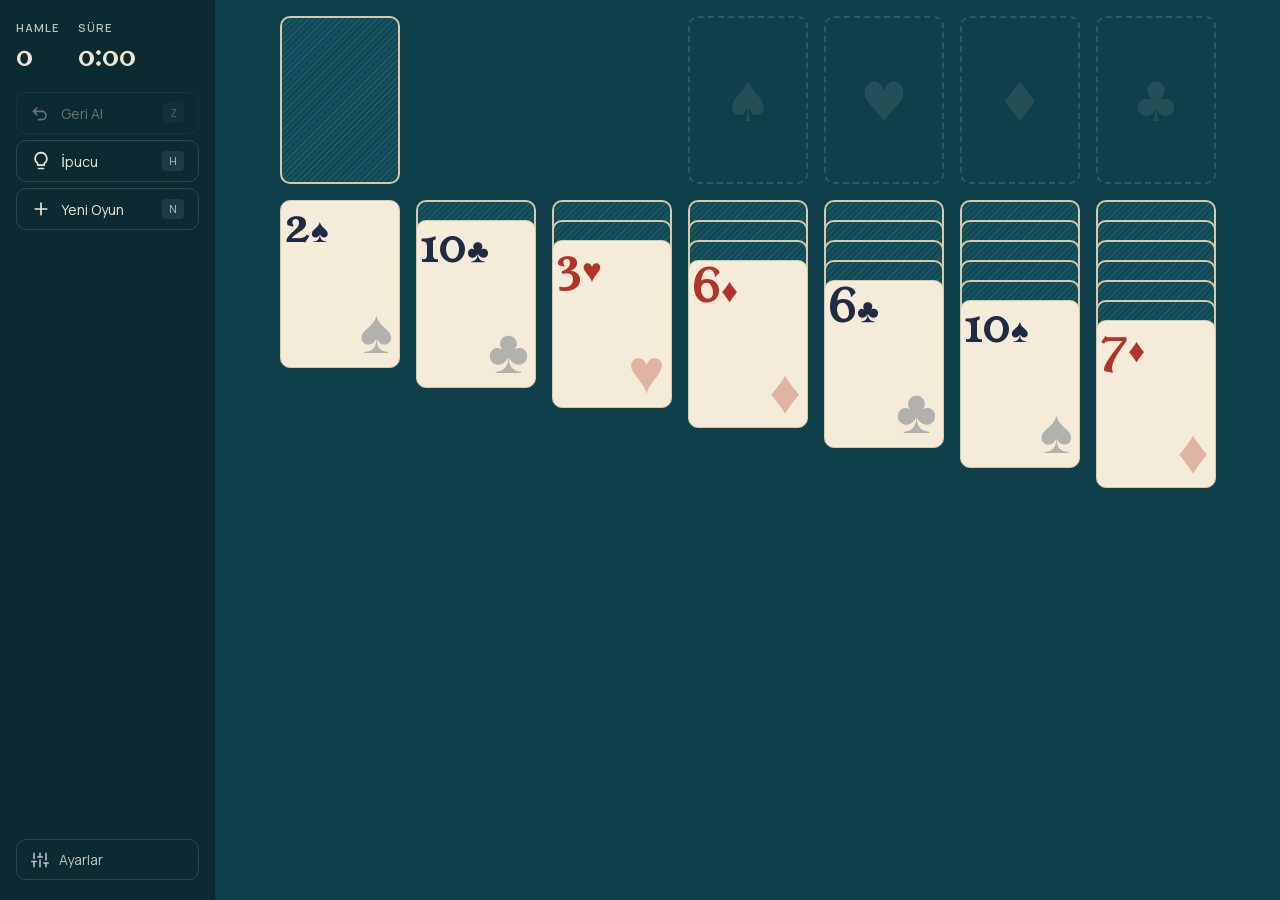
<file: games/solitaire/index.html>
<!DOCTYPE html>
<html lang="tr">
<head>
    <meta charset="UTF-8">
    <meta name="viewport" content="width=device-width, initial-scale=1.0, maximum-scale=1, user-scalable=no">
    <title>Solitaire</title>
    <link rel="stylesheet" href="../../fonts/fonts.css">
    <link rel="stylesheet" href="style.css">
</head>
<body data-back="stripe">
    <div id="game-container">
        <!-- Rotate warning (touch landscape) -->
        <div id="rotate-warning">
            <div class="rw-body">
                <svg class="rw-icon" width="56" height="56" viewBox="0 0 24 24" fill="none" stroke="currentColor" stroke-width="1.5" stroke-linecap="round">
                    <rect x="7" y="2" width="10" height="20" rx="2"/>
                    <path d="M12 18h.01"/>
                </svg>
                <div>
                    <h2 class="rw-title">Daha iyi oynamak için cihazını dikey çevir</h2>
                    <p class="rw-desc">Oyun duraklatıldı (<span id="rw-time">0:00</span>). Dikeye döndüğünde kaldığın yerden devam edersin.</p>
                </div>
            </div>
        </div>

        <!-- PORTRAIT: Stat strip -->
        <div id="stat-strip">
            <span class="ss-left"><span data-i18n="moves">Hamle</span> <strong id="move-count">0</strong></span>
            <span class="ss-right" id="timer">0:00</span>
        </div>

        <!-- Main area (side panel + board) -->
        <div id="main-area">
            <!-- LANDSCAPE: Side panel -->
            <aside id="side-panel">
                <div class="sp-stats">
                    <div class="sp-stat">
                        <span class="sp-label">HAMLE</span>
                        <span class="sp-val" id="moves-s">0</span>
                    </div>
                    <div class="sp-stat">
                        <span class="sp-label">SÜRE</span>
                        <span class="sp-val" id="timer-s">0:00</span>
                    </div>
                </div>
                <div class="sp-actions">
                    <button class="sp-btn" id="btn-undo-s" disabled>
                        <svg viewBox="0 0 24 24"><path d="M3 10h10a5 5 0 010 10h-4"/><path d="M7 6L3 10l4 4"/></svg>
                        <span>Geri Al</span><kbd>Z</kbd>
                    </button>
                    <button class="sp-btn" id="btn-hint-s">
                        <svg viewBox="0 0 24 24"><path d="M12 2a7 7 0 00-4 12.7V17h8v-2.3A7 7 0 0012 2z"/><path d="M9 21h6"/></svg>
                        <span>İpucu</span><kbd>H</kbd>
                    </button>
                    <button class="sp-btn" id="btn-new-s">
                        <svg viewBox="0 0 24 24"><line x1="12" y1="5" x2="12" y2="19"/><line x1="5" y1="12" x2="19" y2="12"/></svg>
                        <span>Yeni Oyun</span><kbd>N</kbd>
                    </button>
                </div>
                <button class="sp-settings" id="btn-settings-s">
                    <svg viewBox="0 0 24 24"><path d="M4 21v-7m0-4V3m8 18v-9m0-4V3m8 18v-5m0-4V3M1 14h6M9 8h6M17 16h6"/></svg>
                    <span>Ayarlar</span>
                </button>
            </aside>

            <!-- Board wrapper -->
            <div id="board-wrapper">
                <div id="game-board">
                    <div id="top-row">
                        <div id="stock" class="card-slot"></div>
                        <div id="waste" class="card-slot"></div>
                        <div class="top-spacer"></div>
                        <div class="card-slot foundation-slot" data-foundation="0"><span class="suit-hint">&spades;</span></div>
                        <div class="card-slot foundation-slot" data-foundation="1"><span class="suit-hint">&hearts;</span></div>
                        <div class="card-slot foundation-slot" data-foundation="2"><span class="suit-hint">&diams;</span></div>
                        <div class="card-slot foundation-slot" data-foundation="3"><span class="suit-hint">&clubs;</span></div>
                    </div>
                    <div id="tableau-area">
                        <div class="tableau-column" data-column="0"></div>
                        <div class="tableau-column" data-column="1"></div>
                        <div class="tableau-column" data-column="2"></div>
                        <div class="tableau-column" data-column="3"></div>
                        <div class="tableau-column" data-column="4"></div>
                        <div class="tableau-column" data-column="5"></div>
                        <div class="tableau-column" data-column="6"></div>
                    </div>
                </div>
                <button id="auto-finish" class="hidden">Otomatik Bitir</button>
            </div>
        </div>

        <!-- PORTRAIT: Bottom bar -->
        <div id="bottom-bar">
            <button class="bar-btn" id="btn-undo" disabled>
                <svg viewBox="0 0 24 24"><path d="M3 10h10a5 5 0 010 10h-4"/><path d="M7 6L3 10l4 4"/></svg>
                <span>Geri Al</span><kbd>Z</kbd>
            </button>
            <button class="bar-btn" id="btn-hint">
                <svg viewBox="0 0 24 24"><path d="M12 2a7 7 0 00-4 12.7V17h8v-2.3A7 7 0 0012 2z"/><path d="M9 21h6"/></svg>
                <span>İpucu</span><kbd>H</kbd>
            </button>
            <button class="bar-btn" id="btn-settings">
                <svg viewBox="0 0 24 24"><path d="M4 21v-7m0-4V3m8 18v-9m0-4V3m8 18v-5m0-4V3M1 14h6M9 8h6M17 16h6"/></svg>
                <span>Ayarlar</span>
            </button>
            <button class="bar-btn" id="btn-new">
                <svg viewBox="0 0 24 24"><line x1="12" y1="5" x2="12" y2="19"/><line x1="5" y1="12" x2="19" y2="12"/></svg>
                <span>Yeni Oyun</span><kbd>N</kbd>
            </button>
        </div>

        <!-- Settings panel -->
        <div id="settings-backdrop" class="hidden"></div>
        <div id="settings-panel" class="hidden">
            <div class="sheet-handle"></div>
            <div class="settings-head">
                <h2>Ayarlar</h2>
                <button id="btn-settings-close" class="icon-btn-round" aria-label="Kapat">
                    <svg viewBox="0 0 24 24"><path d="M18 6L6 18M6 6l12 12"/></svg>
                </button>
            </div>
            <div class="settings-section">
                <span class="settings-label">DİL</span>
                <div class="lang-seg">
                    <button class="seg-btn is-active" data-lang="tr">Türkçe</button>
                    <button class="seg-btn" data-lang="en">English</button>
                </div>
            </div>
            <div class="settings-section">
                <span class="settings-label">KART ARKASI</span>
                <div class="back-row">
                    <button class="back-sw is-active" data-back="stripe"></button>
                    <button class="back-sw" data-back="red"></button>
                    <button class="back-sw" data-back="dots"></button>
                    <button class="back-sw" data-back="lattice"></button>
                </div>
            </div>
        </div>

        <!-- Confirm dialog -->
        <div id="confirm-overlay" class="hidden">
            <div class="confirm-box">
                <p id="confirm-msg"></p>
                <div class="confirm-btns">
                    <button id="confirm-no">Vazgeç</button>
                    <button id="confirm-yes">Evet</button>
                </div>
            </div>
        </div>

        <!-- Win overlay -->
        <div id="win-overlay" class="hidden">
            <div id="win-dialog">
                <h2 id="win-title">Kazandınız!</h2>
                <p id="win-stats"></p>
                <button id="win-new-btn">Tekrar Oyna</button>
            </div>
        </div>

        <!-- Toast -->
        <div id="toast" class="hidden"></div>
    </div>

    <script src="game.js"></script>
</body>
</html>
</file>
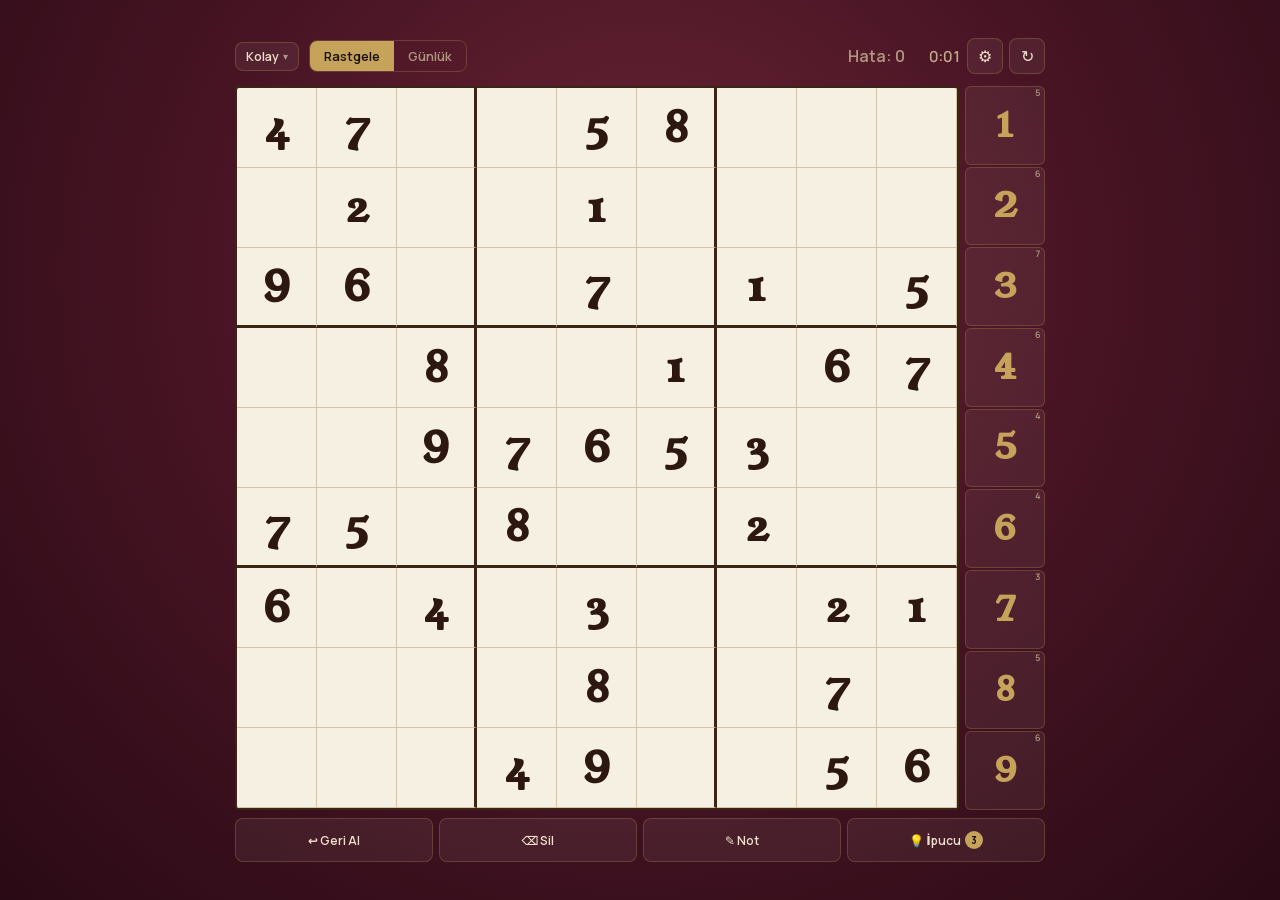
<file: games/sudoku/index.html>
<!DOCTYPE html>
<html lang="tr" data-theme="kahvehane">
<head>
<meta charset="UTF-8">
<meta name="viewport" content="width=device-width, initial-scale=1.0, user-scalable=no">
<title>Sudoku</title>
<link rel="stylesheet" href="../../fonts/fonts.css">
<link rel="preconnect" href="https://fonts.googleapis.com">
<link rel="preconnect" href="https://fonts.gstatic.com" crossorigin>
<link rel="stylesheet" href="https://fonts.googleapis.com/css2?family=Nunito:wght@500;700&family=Fredoka:wght@500;600&display=swap">
<script>(function(){var t=localStorage.getItem('sudoku-theme-v1');if(t==='klasik'){t='kahvehane';localStorage.setItem('sudoku-theme-v1','kahvehane')}if(t){document.documentElement.setAttribute('data-theme',t);if(t==='pastel')document.documentElement.classList.add('tiles')}})()</script>
<style>
/* ===================== THEME TOKENS ===================== */
:root,html[data-theme=kahvehane]{
  --bg:radial-gradient(ellipse at 50% 30%,#6a2535 0%,#4a1525 45%,#2a0a15 100%);
  --panel:#4a1a2a;--ink:#f0e0cc;--muted:#b09880;--line:#d4c5a9;--thick:#3a2515;
  --accent:#c5a35a;--accentInk:#1a0e08;--sel:#e8d5a0;--peer:#ede6d0;--same:#dcc87a;
  --err:#d93a3a;--errbg:#f5d5d0;--user:#5c3a1e;--given:#2c1810;
  --onbg:#c0a888;--onbgStrong:#f0e0cc;--cellbg:transparent;--boardbg:#f5f0e1;
  --font:'Manrope',system-ui,-apple-system,sans-serif;--numfont:'Young Serif',Georgia,serif;
  --r:8px;--boardr:4px;--cellr:0px;
}

html[data-theme=gazete]{
  --bg:#ece5d3;--panel:#f7f2e4;--ink:#161412;--muted:#5d5545;--line:#b8ad95;--thick:#161412;
  --accent:#161412;--accentInk:#f7f2e4;--sel:#e0d3ad;--peer:#eee6d0;--same:#d6c48f;
  --err:#9e1b14;--errbg:#f0d6cc;--user:#6b4a12;--given:#161412;
  --onbg:#5d5545;--onbgStrong:#161412;--cellbg:transparent;--boardbg:#f7f2e4;
  --font:'Manrope',system-ui,sans-serif;--numfont:'Young Serif',Georgia,serif;
  --r:2px;--boardr:0px;--cellr:0px;
}

html[data-theme=neon]{
  --bg:radial-gradient(ellipse at 50% -10%,#3a1466 0%,#120828 45%,#07040f 100%);
  --panel:#140b29;--ink:#ece6ff;--muted:#8d84b5;--line:#2c2254;--thick:#ff3cac;
  --accent:#00e5ff;--accentInk:#07131a;--sel:#3a1d6e;--peer:#1c1238;--same:#4a2380;
  --err:#ff4d6d;--errbg:#3d0f2c;--user:#00e5ff;--given:#ffffff;
  --onbg:#8d84b5;--onbgStrong:#ece6ff;--cellbg:transparent;--boardbg:#140b29;
  --font:'Manrope',system-ui,sans-serif;--numfont:'Young Serif',system-ui,sans-serif;
  --r:8px;--boardr:4px;--cellr:0px;
}

html[data-theme=pastel]{
  --bg:linear-gradient(160deg,#fff1ec 0%,#f1ecff 100%);
  --panel:#fff;--ink:#3d3551;--muted:#9a90ad;--line:#eadff0;--thick:#c9b8e8;
  --accent:#ff7fa3;--accentInk:#fff;--sel:#ffd3df;--peer:#f7f0fd;--same:#ffe7a8;
  --err:#e5486f;--errbg:#ffe1e8;--user:#7a68f0;--given:#3d3551;
  --onbg:#9a90ad;--onbgStrong:#3d3551;--cellbg:#fff;--boardbg:#efe4fb;
  --font:'Nunito',system-ui,sans-serif;--numfont:'Fredoka','Nunito',sans-serif;
  --r:16px;--boardr:20px;--cellr:10px;
}

/* ===================== BASE ===================== */
*,*::before,*::after{box-sizing:border-box;margin:0;padding:0}
html{background:#111}
body{
  background:var(--bg);background-attachment:fixed;
  color:var(--ink);font-family:var(--font);
  display:flex;justify-content:center;align-items:flex-start;
  height:100vh;height:100dvh;overflow:hidden;padding:12px;
  -webkit-tap-highlight-color:transparent;
  -webkit-user-select:none;user-select:none;
  transition:color .2s;
}
.hidden{display:none!important}

/* ===== APP LAYOUT ===== */
.app{
  display:flex;flex-direction:column;align-items:stretch;
  width:fit-content;gap:8px;
  height:calc(100vh - 24px);height:calc(100dvh - 24px);
}

/* ===== TOP BAR ===== */
.top-bar{
  display:flex;align-items:center;gap:10px;flex-shrink:0;
  position:relative;z-index:50;
}
.top-bar-right{
  margin-left:auto;display:flex;align-items:center;gap:6px;
}
.settings-wrap{position:relative}

.icon-btn{
  width:36px;height:36px;border-radius:var(--r);border:1px solid var(--line);
  background:var(--panel);color:var(--ink);font-size:16px;
  display:flex;align-items:center;justify-content:center;cursor:pointer;flex-shrink:0;
  transition:background .15s,border-color .15s;
}
.icon-btn:hover{border-color:var(--accent);color:var(--accent)}
.icon-btn:active{transform:scale(.92)}

/* ===== TABS ===== */
.tabs{display:flex;flex-shrink:0;border:1px solid var(--line);border-radius:var(--r);overflow:hidden}
.tab{
  border:none;background:transparent;color:var(--muted);
  padding:6px 14px;font:inherit;font-size:.8rem;font-weight:600;
  cursor:pointer;transition:background .15s,color .15s;
}
.tab.active{background:var(--accent);color:var(--accentInk)}
.tab:active{transform:scale(.96)}

/* ===== SETTINGS POPOVER ===== */
.settings-popover{
  display:none;position:absolute;top:calc(100% + 8px);right:0;z-index:60;
  background:var(--panel);border:1px solid var(--line);
  border-radius:8px;padding:16px 20px;
  box-shadow:0 8px 32px rgba(0,0,0,.3);min-width:220px;color:var(--ink);
}
.settings-popover.open{display:block}
.settings-section{display:flex;flex-direction:column;gap:6px}
.settings-section .s-label{font-size:.65rem;font-weight:600;text-transform:uppercase;letter-spacing:.5px;color:var(--muted)}
.theme-options{display:flex;gap:6px;flex-wrap:wrap}
.theme-btn{
  display:flex;align-items:center;gap:5px;
  border:1px solid var(--line);background:transparent;color:var(--ink);
  border-radius:999px;padding:4px 10px 4px 5px;font:inherit;font-size:12px;cursor:pointer;
  transition:border-color .15s,box-shadow .15s;
}
.theme-btn.on{border-color:var(--accent);box-shadow:0 0 0 1px var(--accent);font-weight:600}
.sw{width:16px;height:16px;border-radius:50%;border:1px solid rgba(128,128,128,.25);flex-shrink:0}

/* Settings backdrop (mobile) */
.settings-backdrop{display:none}

/* ===== INFO BLOCK ===== */
.info-block{
  display:flex;align-items:center;gap:8px;
  width:100%;font-size:.8rem;color:var(--onbg);flex-shrink:0;
}
.info-random{display:flex;align-items:center;gap:8px}
.info-daily{display:flex;align-items:center;gap:8px}
.info-stats{display:flex;align-items:center;gap:12px;margin-left:auto}
.daily-day{font-weight:700;color:var(--onbgStrong);font-size:.85rem}
.daily-diff{font-size:.72rem;font-weight:700;color:var(--accent);letter-spacing:.3px}
.errors{color:var(--muted);font-weight:600;transition:color .2s}
.errors.has-errors{color:var(--err)}
.streak{color:var(--accent);font-weight:600;font-size:.75rem}
.timer{
  font-size:.95rem;font-variant-numeric:tabular-nums;color:var(--onbg);
  font-weight:600;min-width:50px;text-align:right;cursor:pointer;
}
.timer:hover{color:var(--accent)}

/* ===== DIFFICULTY DROPDOWN ===== */
.diff-wrap{
  display:flex;align-items:center;
}
.diff-dd{position:relative}
.diff-dd-toggle{
  display:flex;align-items:center;gap:4px;
  border:1px solid var(--line);background:var(--panel);color:var(--ink);
  border-radius:var(--r);padding:5px 10px;font:inherit;font-size:.78rem;font-weight:600;
  cursor:pointer;transition:background .15s;
}
.diff-dd-toggle::after{content:'▾';font-size:10px;opacity:.6}
.diff-dd-menu{
  display:none;position:absolute;left:0;top:calc(100% + 4px);z-index:50;
  background:var(--panel);border:1px solid var(--line);border-radius:var(--r);
  padding:4px;min-width:110px;box-shadow:0 4px 16px rgba(0,0,0,.25);color:var(--ink);
}
.diff-dd.open .diff-dd-menu{display:flex;flex-direction:column;gap:2px}
.diff-dd-menu button{
  display:flex;align-items:center;width:100%;
  border:none;background:transparent;color:var(--ink);
  border-radius:calc(var(--r) - 2px);padding:6px 10px;font:inherit;font-size:.8rem;font-weight:600;cursor:pointer;
}
.diff-dd-menu button:hover{background:rgba(128,128,128,.12)}
.diff-dd-menu button.active{background:rgba(128,128,128,.18);font-weight:700}

/* ===== GAME LAYOUT ===== */
.game-layout{
  --cs:min(calc((100vw - 90px)/9),calc((100dvh - 160px)/9),56px);
  display:flex;flex-direction:column;align-items:center;
  gap:8px;flex:1;min-height:0;
}
.board-row{
  display:flex;align-items:stretch;gap:6px;
}

/* ===== BOARD ===== */
.board-col{display:flex;align-items:center;justify-content:center;flex-shrink:0}
.grid-wrap{flex:0 0 auto;position:relative;max-width:100%}
.grid{
  display:grid;
  grid-template-columns:repeat(9,var(--cs));grid-template-rows:repeat(9,var(--cs));
  border:2px solid var(--thick);border-radius:var(--boardr);
  overflow:hidden;background:var(--boardbg);gap:0;
}
.cell{
  width:var(--cs);height:var(--cs);
  display:flex;justify-content:center;align-items:center;
  font-family:var(--numfont);font-size:calc(var(--cs)*.52);font-weight:700;
  cursor:pointer;position:relative;background-color:var(--cellbg);
  border-right:1px solid var(--line);border-bottom:1px solid var(--line);
  transition:background-color .1s;
}
.cell[data-col="2"],.cell[data-col="5"]{border-right:3px solid var(--thick)}
.cell[data-row="2"],.cell[data-row="5"]{border-bottom:3px solid var(--thick)}

/* Cell states */
.cell.given{font-weight:650;color:var(--given)}
.cell.user{color:var(--user)}
.cell.peer-highlight{background-color:var(--peer)}
.cell.same-digit{background-color:var(--same)}
.cell.selected{background-color:var(--sel);box-shadow:inset 0 0 0 2px var(--accent);z-index:2}
.cell.wrong{color:var(--err)!important;background-color:var(--errbg);animation:shake .35s ease}

/* Notes */
.cell.notes-cell{
  display:grid;grid-template-columns:repeat(3,1fr);grid-template-rows:repeat(3,1fr);
  font-family:var(--font);font-weight:600;font-size:clamp(8px,2.3vw,11px);
  color:var(--muted);padding:1px;line-height:1;
}
.cell.notes-cell span{display:flex;justify-content:center;align-items:center}

/* Pause overlay */
.pause-overlay{
  position:absolute;inset:0;background:rgba(0,0,0,.85);
  display:flex;align-items:center;justify-content:center;
  font-size:1.2rem;font-weight:600;color:var(--ink);
  border-radius:var(--boardr);z-index:10;cursor:pointer;
}

/* ===== ACTIONS (tools) ===== */
.actions{
  display:flex;gap:6px;flex-shrink:0;align-self:stretch;
}
.act-btn{
  flex:1;
  border:1px solid var(--line);background:var(--panel);color:var(--ink);
  border-radius:var(--r);padding:8px 4px;font:inherit;font-size:.75rem;font-weight:600;
  cursor:pointer;display:flex;align-items:center;justify-content:center;gap:4px;
  min-height:44px;
  transition:background .15s,border-color .15s,transform .15s;
}
.act-btn:active{transform:scale(.96)}
.act-btn.active{border-color:var(--accent);color:var(--accent)}
.act-btn:disabled{opacity:.35;cursor:not-allowed}
.act-btn .badge{
  background:var(--accent);color:var(--accentInk);border-radius:50%;
  width:18px;height:18px;display:inline-flex;align-items:center;justify-content:center;
  font-size:10px;font-weight:700;
}
.act-btn.active .badge{background:var(--accentInk);color:var(--accent)}

/* ===== NUMPAD ===== */
.numpad{
  display:flex;flex-direction:column;gap:2px;flex-shrink:0;
}
.num-btn{
  border:1px solid var(--line);background:var(--panel);color:var(--accent);
  font-family:var(--numfont);font-size:calc(var(--cs)*.42);font-weight:700;
  border-radius:calc(var(--r) - 2px);cursor:pointer;
  display:flex;align-items:center;justify-content:center;
  width:var(--cs);flex:1;line-height:1;font-variant-numeric:lining-nums tabular-nums;
  position:relative;
  transition:background .15s,border-color .15s,transform .15s;
}
.num-btn:active{transform:scale(.92)}
.num-btn.completed{opacity:.25;pointer-events:none}
.num-count{
  position:absolute;top:1px;right:3px;
  font-family:var(--font);font-size:9px;font-weight:600;
  color:var(--muted);line-height:1;pointer-events:none;
}
.num-btn.completed .num-count{display:none}

/* ===== NEW GAME BUTTON ===== */
.new-btn{
  display:none;
  border:1px solid var(--line);background:transparent;color:var(--muted);
  border-radius:var(--r);padding:8px 18px;font:inherit;font-size:.8rem;font-weight:600;
  cursor:pointer;flex-shrink:0;transition:color .15s,border-color .15s;
}
.new-btn:hover{border-color:var(--accent);color:var(--accent)}
.new-btn:active{transform:scale(.96)}

/* ===== WIN OVERLAY ===== */
.overlay{
  position:fixed;inset:0;background:rgba(0,0,0,.45);
  display:flex;justify-content:center;align-items:center;z-index:100;padding:16px;
}
.win-card{
  background:var(--panel);border-radius:calc(var(--r) + 4px);
  padding:40px 48px;text-align:center;max-width:90vw;animation:pop .3s ease;
  color:var(--ink);
}
.win-card h2{font-size:1.8rem;font-family:var(--numfont);color:var(--accent);margin-bottom:8px}
.win-card .stats{display:flex;flex-direction:column;gap:6px;margin-bottom:16px;font-size:1rem;color:var(--muted)}
.win-card .stats span{display:flex;justify-content:space-between}
.win-card .stats .label{color:var(--muted)}
.win-card .stats .value{color:var(--accent);font-weight:600}
.win-card .best-time{color:var(--accent);font-weight:600;margin-bottom:12px;font-size:.85rem}
.win-card button{
  background:var(--accent);color:var(--accentInk);border:none;border-radius:var(--r);
  padding:12px 32px;font:inherit;font-weight:700;font-size:1rem;cursor:pointer;
}
.win-card button:active{transform:scale(.96)}

/* ===== CONFIRM DIALOG ===== */
.confirm-overlay{
  position:fixed;inset:0;background:rgba(0,0,0,.4);
  display:flex;justify-content:center;align-items:center;z-index:110;padding:16px;
}
.confirm-card{
  background:var(--panel);border-radius:calc(var(--r) + 4px);
  padding:24px 32px;text-align:center;max-width:300px;animation:pop .2s ease;
  color:var(--ink);
}
.confirm-card p{font-size:.95rem;margin-bottom:16px;color:var(--ink)}
.confirm-card .confirm-btns{display:flex;gap:8px;justify-content:center}
.confirm-card button{
  border-radius:var(--r);padding:8px 20px;font:inherit;font-weight:600;font-size:.85rem;cursor:pointer;
}
.confirm-card .btn-yes{background:var(--accent);color:var(--accentInk);border:none}
.confirm-card .btn-no{background:transparent;color:var(--muted);border:1px solid var(--line)}

/* ===================== TILE LAYOUT (pastel) ===================== */
.tiles .grid{border:0;padding:5px}
.tiles .cell,
.tiles .cell[data-col="2"],
.tiles .cell[data-col="5"],
.tiles .cell[data-row="2"],
.tiles .cell[data-row="5"]{
  border:2px solid transparent;background-clip:padding-box;border-radius:var(--cellr);
}
.tiles .cell[data-col="2"],.tiles .cell[data-col="5"]{border-right-width:7px}
.tiles .cell[data-row="2"],.tiles .cell[data-row="5"]{border-bottom-width:7px}

/* ===================== THEME DETAILS ===================== */
/* Kahvehane */
[data-theme=kahvehane] .icon-btn,
[data-theme=kahvehane] .act-btn,
[data-theme=kahvehane] .num-btn,
[data-theme=kahvehane] .diff-dd-toggle,
[data-theme=kahvehane] .new-btn{
  background:rgba(245,240,225,.06);border-color:rgba(197,163,90,.25);
}
[data-theme=kahvehane] .tabs{border-color:rgba(197,163,90,.25)}
[data-theme=kahvehane] .settings-popover{background:#4a1a2a;border-color:rgba(197,163,90,.3)}
[data-theme=kahvehane] .diff-dd-menu{background:#4a1a2a;border-color:rgba(197,163,90,.3)}
[data-theme=kahvehane] .diff-dd-menu button:hover{background:rgba(255,255,255,.08)}
[data-theme=kahvehane] .diff-dd-menu button.active{background:rgba(255,255,255,.12)}
[data-theme=kahvehane] .cell.notes-cell{color:#7a6a55}
[data-theme=kahvehane] .icon-btn:hover{border-color:var(--accent);color:var(--accent)}

/* Gazete */
[data-theme=gazete] .top-bar{border-bottom:3px double var(--ink);padding-bottom:8px}
[data-theme=gazete] .cell.user{font-style:italic}
[data-theme=gazete] .grid{border-width:3px}
[data-theme=gazete] .cell[data-col="2"],[data-theme=gazete] .cell[data-col="5"]{border-right-width:3px}
[data-theme=gazete] .cell[data-row="2"],[data-theme=gazete] .cell[data-row="5"]{border-bottom-width:3px}
[data-theme=gazete] .new-btn{text-transform:uppercase;letter-spacing:2px;font-size:12px}

/* Neon */
[data-theme=neon] .grid{box-shadow:0 0 0 1px #ff3cac,0 0 30px rgba(255,60,172,.45)}
[data-theme=neon] .cell{font-size:clamp(15px,4.6vw,23px)}
[data-theme=neon] .cell.user{text-shadow:0 0 8px rgba(0,229,255,.85)}
[data-theme=neon] .cell.wrong{text-shadow:0 0 8px rgba(255,77,109,.85)}
[data-theme=neon] .num-btn{font-size:clamp(15px,4.3vw,20px);text-shadow:0 0 8px rgba(0,229,255,.6)}
[data-theme=neon] .new-btn:hover{box-shadow:0 0 12px rgba(0,229,255,.4);border-color:#00e5ff}
[data-theme=neon] .pause-overlay{background:rgba(7,4,15,.92)}

/* Pastel */
[data-theme=pastel] .grid{box-shadow:0 12px 32px rgba(150,120,200,.25)}
[data-theme=pastel] .act-btn,[data-theme=pastel] .num-btn,[data-theme=pastel] .diff-dd-toggle,[data-theme=pastel] .tab,[data-theme=pastel] .icon-btn,[data-theme=pastel] .theme-btn{border-color:transparent;box-shadow:0 3px 10px rgba(150,120,200,.18)}
[data-theme=pastel] .theme-btn.on{box-shadow:0 0 0 2px var(--accent)}
[data-theme=pastel] .diff-dd-menu{box-shadow:0 4px 16px rgba(150,120,200,.3)}
[data-theme=pastel] .settings-popover{box-shadow:0 4px 16px rgba(150,120,200,.2)}
[data-theme=pastel] .cell.given{font-weight:600}
[data-theme=pastel] .new-btn{box-shadow:0 3px 10px rgba(150,120,200,.18)}

/* ===== ANIMATIONS ===== */
@keyframes shake{
  0%,100%{transform:translateX(0)}
  20%{transform:translateX(-3px)}
  40%{transform:translateX(3px)}
  60%{transform:translateX(-2px)}
  80%{transform:translateX(2px)}
}
@keyframes pop{
  0%{transform:scale(1)}50%{transform:scale(1.15)}100%{transform:scale(1)}
}
.cell.pop{animation:pop .2s ease}
@keyframes winPulse{
  0%,100%{box-shadow:inset 0 0 0 2px var(--accent)}
  50%{box-shadow:inset 0 0 12px 2px rgba(46,213,115,.35)}
}
.cell.win{animation:winPulse 1s ease infinite}
button:active{transform:scale(.96)}

/* ===== MOBILE — portrait layout ===== */
@media(max-width:767px){
  body{padding:8px}
  .app{gap:5px;height:calc(100vh - 16px);height:calc(100dvh - 16px);width:100%;max-width:100%}
  .top-bar{gap:6px;flex-wrap:wrap}
  .board-row{flex-direction:column;align-items:center;gap:6px}
  .numpad{flex-direction:row;gap:3px;width:100%;max-width:calc(var(--cs) * 9 + 8px)}
  .num-btn{width:auto;flex:1;min-height:44px;font-size:clamp(16px,4.5vw,22px)}
  .num-count{font-size:8px;top:0;right:2px}
  .game-layout{--cs:min(calc((100vw - 24px)/9),calc((100dvh - 260px)/9),48px)}
  .actions{gap:4px}
  .act-btn{min-height:40px;padding:6px 3px;font-size:.72rem}
}
@media(max-width:420px){
  .top-bar{gap:4px}
  .tab{padding:5px 8px;font-size:.7rem}
  .icon-btn{width:30px;height:30px;font-size:13px}
  .errors{font-size:.75rem}
  .timer{font-size:.8rem;min-width:40px}
  .game-layout{--cs:min(calc((100vw - 20px)/9),calc((100dvh - 250px)/9),44px)}
  .num-btn{min-height:40px;font-size:clamp(14px,4vw,20px)}
}
@media(max-height:700px){
  .app{gap:4px}
  .act-btn{padding:5px 3px;font-size:.7rem}
  .num-btn{min-height:36px;font-size:clamp(14px,4vw,18px)}
  .game-layout{--cs:min(calc((100vw - 20px)/9),calc((100dvh - 220px)/9),40px)}
}

/* ===== MOBILE bottom sheet ===== */
@media(max-width:767px){
  .settings-popover{
    display:block;position:fixed;top:auto;bottom:0;left:0;right:0;
    border-radius:16px 16px 0 0;
    padding:20px 20px calc(env(safe-area-inset-bottom,8px) + 16px);
    transform:translateY(100%);opacity:0;pointer-events:none;
    transition:transform .3s ease,opacity .2s ease;
    z-index:200;min-width:auto;
    box-shadow:0 -4px 32px rgba(0,0,0,.35);
  }
  .settings-popover.open{transform:translateY(0);opacity:1;pointer-events:auto}
  .settings-backdrop{
    display:block;position:fixed;inset:0;
    background:rgba(0,0,0,.45);z-index:199;
    opacity:0;pointer-events:none;transition:opacity .2s;
  }
  .settings-backdrop.active{opacity:1;pointer-events:auto}
}

/* ===== DESKTOP — two-column layout ===== */
@media(min-width:1024px){
  body{align-items:center;padding:32px}
  .app{
    height:auto;gap:12px;
  }
  .game-layout{
    overflow:visible;
  }
  .game-layout{
    --cs:clamp(40px,min(calc((100dvh - 150px)/9),calc((100vw - 200px)/9)),80px);
  }
  .settings-popover{max-width:280px}
}
@media(min-width:1024px) and (max-height:750px){
  .game-layout{--cs:clamp(36px,min(calc((100dvh - 130px)/9),calc((100vw - 200px)/9)),60px)}
}
</style>
</head>
<body>
<div class="app" id="app">
  <!-- Top Bar -->
  <div class="top-bar">
    <div class="diff-wrap" id="diff-wrap">
      <div class="diff-dd" id="diff-dd">
        <button class="diff-dd-toggle" id="diff-toggle"><span id="diff-label">Kolay</span></button>
        <div class="diff-dd-menu" id="diff-btns">
          <button class="active" data-diff="easy">Kolay</button>
          <button data-diff="medium">Orta</button>
          <button data-diff="hard">Zor</button>
          <button data-diff="expert">Uzman</button>
        </div>
      </div>
    </div>
    <div class="tabs">
      <button class="tab active" data-tab="random" id="tab-random">Rastgele</button>
      <button class="tab" data-tab="daily" id="tab-daily">Günlük</button>
    </div>
    <div class="top-bar-right">
      <span class="errors" id="error-display">Hata: 0</span>
      <span class="timer" id="timer" title="Duraklatmak için tıkla">0:00</span>
      <div class="settings-wrap">
        <button class="icon-btn" id="btn-settings" title="Ayarlar">&#9881;</button>
        <div class="settings-popover" id="settings-panel">
          <div class="settings-section">
            <span class="s-label">Tema</span>
            <div class="theme-options" id="theme-picker">
              <button class="theme-btn" data-pick="kahvehane"><span class="sw" style="background:#4a1525"></span>Kahvehane</button>
              <button class="theme-btn" data-pick="gazete"><span class="sw" style="background:#ece5d3"></span>Gazete</button>
              <button class="theme-btn" data-pick="neon"><span class="sw" style="background:#120828"></span>Neon</button>
              <button class="theme-btn" data-pick="pastel"><span class="sw" style="background:#fff1ec"></span>Pastel</button>
            </div>
          </div>
        </div>
      </div>
      <button class="icon-btn" id="btn-new" title="Yeni Oyun">&#8635;</button>
    </div>
  </div>

  <!-- Settings backdrop (mobile bottom sheet) -->
  <div class="settings-backdrop" id="settings-backdrop"></div>

  <!-- Game Layout -->
  <div class="game-layout">
    <div class="board-row">
      <div class="board-col">
        <div class="grid-wrap">
          <div class="grid" id="grid"></div>
          <div class="pause-overlay hidden" id="pause-overlay">&#9208; Duraklatıldı</div>
        </div>
      </div>
      <div class="numpad" id="numpad"></div>
    </div>
    <div class="actions">
      <button class="act-btn" id="btn-undo">&#8617; Geri Al</button>
      <button class="act-btn" id="btn-erase">&#9003; Sil</button>
      <button class="act-btn" id="btn-notes">&#9998; Not</button>
      <button class="act-btn" id="btn-hint">&#128161; İpucu <span class="badge">3</span></button>
    </div>
  </div>
  <div class="info-block hidden" id="info-block">
    <div class="info-random" id="info-random"></div>
    <div class="info-daily hidden" id="info-daily">
      <span class="daily-day" id="daily-day"></span>
      <span class="daily-diff" id="daily-diff-display"></span>
      <span class="streak hidden" id="streak-display"></span>
    </div>
  </div>
</div>

<!-- Confirm Dialog -->
<div class="confirm-overlay hidden" id="confirm-overlay">
  <div class="confirm-card">
    <p id="confirm-msg">Oyunu sıfırlamak istediğinden emin misin?</p>
    <div class="confirm-btns">
      <button class="btn-yes" id="confirm-yes">Evet</button>
      <button class="btn-no" id="confirm-no">Hayır</button>
    </div>
  </div>
</div>

<!-- Win Overlay -->
<div class="overlay hidden" id="win-overlay">
  <div class="win-card">
    <h2>&#127881; Tebrikler!</h2>
    <div class="stats" id="win-stats"></div>
    <div class="best-time hidden" id="best-time-msg"></div>
    <button id="btn-play-again">Tekrar Oyna</button>
  </div>
</div>

<script>
/* ---- ENGINE START ---- */

/* --- Seeded RNG (mulberry32) --- */
function mulberry32(seed) {
  let s = seed | 0;
  return function() {
    s = (s + 0x6D2B79F5) | 0;
    let t = Math.imul(s ^ (s >>> 15), 1 | s);
    t = (t + Math.imul(t ^ (t >>> 7), 61 | t)) ^ t;
    return ((t ^ (t >>> 14)) >>> 0) / 4294967296;
  };
}

/* --- Board utilities --- */
function emptyGrid() {
  return Array.from({length:9}, () => Array(9).fill(0));
}

function getBox(r,c) { return Math.floor(r/3)*3 + Math.floor(c/3); }

function getCandidates(board, r, c) {
  if (board[r][c] !== 0) return [];
  const used = new Set();
  for (let i = 0; i < 9; i++) {
    if (board[r][i]) used.add(board[r][i]);
    if (board[i][c]) used.add(board[i][c]);
  }
  const br = Math.floor(r/3)*3, bc = Math.floor(c/3)*3;
  for (let dr = 0; dr < 3; dr++)
    for (let dc = 0; dc < 3; dc++)
      if (board[br+dr][bc+dc]) used.add(board[br+dr][bc+dc]);
  const cands = [];
  for (let d = 1; d <= 9; d++) if (!used.has(d)) cands.push(d);
  return cands;
}

/* --- Full board generator --- */
function generateFullBoard(rng) {
  const board = emptyGrid();
  const rand = rng || Math.random;
  function shuffle(arr) {
    for (let i = arr.length - 1; i > 0; i--) {
      const j = Math.floor(rand() * (i + 1));
      [arr[i], arr[j]] = [arr[j], arr[i]];
    }
    return arr;
  }
  function fill(pos) {
    if (pos === 81) return true;
    const r = Math.floor(pos / 9), c = pos % 9;
    const cands = shuffle(getCandidates(board, r, c));
    for (const d of cands) {
      board[r][c] = d;
      if (fill(pos + 1)) return true;
      board[r][c] = 0;
    }
    return false;
  }
  fill(0);
  return board;
}

/* --- Count solutions (up to limit) --- */
function countSolutions(board, limit) {
  let count = 0;
  function solve() {
    if (count >= limit) return;
    // find empty cell with fewest candidates (MRV)
    let minLen = 10, bestR = -1, bestC = -1;
    for (let r = 0; r < 9; r++) {
      for (let c = 0; c < 9; c++) {
        if (board[r][c] === 0) {
          const n = getCandidates(board, r, c).length;
          if (n === 0) return; // dead end
          if (n < minLen) { minLen = n; bestR = r; bestC = c; }
        }
      }
    }
    if (bestR === -1) { count++; return; } // all filled
    const cands = getCandidates(board, bestR, bestC);
    for (const d of cands) {
      board[bestR][bestC] = d;
      solve();
      if (count >= limit) { board[bestR][bestC] = 0; return; }
      board[bestR][bestC] = 0;
    }
  }
  solve();
  return count;
}

/* --- Technique-based solver for grading --- */
function grade(puzzle) {
  // Work on candidate sets
  const board = puzzle.map(r => r.slice());
  const cands = Array.from({length:9}, (_, r) =>
    Array.from({length:9}, (_, c) => {
      if (board[r][c] !== 0) return new Set();
      return new Set(getCandidates(board, r, c));
    })
  );

  let maxTechnique = 'easy'; // naked single only
  const techOrder = ['easy', 'medium', 'hard', 'expert'];
  function elevate(level) {
    if (techOrder.indexOf(level) > techOrder.indexOf(maxTechnique)) {
      maxTechnique = level;
    }
  }

  function removeCandidate(r, c, d) {
    return cands[r][c].delete(d);
  }

  function isSolved() {
    for (let r = 0; r < 9; r++)
      for (let c = 0; c < 9; c++)
        if (board[r][c] === 0) return false;
    return true;
  }

  function placeDigit(r, c, d) {
    board[r][c] = d;
    cands[r][c].clear();
    // Remove d from peers
    for (let i = 0; i < 9; i++) {
      removeCandidate(r, i, d);
      removeCandidate(i, c, d);
    }
    const br = Math.floor(r/3)*3, bc = Math.floor(c/3)*3;
    for (let dr = 0; dr < 3; dr++)
      for (let dc = 0; dc < 3; dc++)
        removeCandidate(br+dr, bc+dc, d);
  }

  /* Naked singles: cell with only one candidate */
  function nakedSingles() {
    let progress = false;
    for (let r = 0; r < 9; r++) {
      for (let c = 0; c < 9; c++) {
        if (board[r][c] === 0 && cands[r][c].size === 1) {
          const d = [...cands[r][c]][0];
          placeDigit(r, c, d);
          progress = true;
        }
      }
    }
    return progress;
  }

  /* Hidden singles: only one place for a digit in a unit */
  function hiddenSingles() {
    let progress = false;
    // Rows
    for (let r = 0; r < 9; r++) {
      for (let d = 1; d <= 9; d++) {
        const places = [];
        for (let c = 0; c < 9; c++) {
          if (board[r][c] === d) { places.length = 0; break; }
          if (cands[r][c].has(d)) places.push(c);
        }
        if (places.length === 1) {
          elevate('medium');
          placeDigit(r, places[0], d);
          progress = true;
        }
      }
    }
    // Columns
    for (let c = 0; c < 9; c++) {
      for (let d = 1; d <= 9; d++) {
        const places = [];
        for (let r = 0; r < 9; r++) {
          if (board[r][c] === d) { places.length = 0; break; }
          if (cands[r][c].has(d)) places.push(r);
        }
        if (places.length === 1) {
          elevate('medium');
          placeDigit(places[0], c, d);
          progress = true;
        }
      }
    }
    // Boxes
    for (let br = 0; br < 9; br += 3) {
      for (let bc = 0; bc < 9; bc += 3) {
        for (let d = 1; d <= 9; d++) {
          const places = [];
          let found = false;
          for (let dr = 0; dr < 3; dr++) {
            for (let dc = 0; dc < 3; dc++) {
              if (board[br+dr][bc+dc] === d) { found = true; break; }
              if (cands[br+dr][bc+dc].has(d)) places.push([br+dr, bc+dc]);
            }
            if (found) break;
          }
          if (!found && places.length === 1) {
            elevate('medium');
            placeDigit(places[0][0], places[0][1], d);
            progress = true;
          }
        }
      }
    }
    return progress;
  }

  /* Pointing/Claiming: candidates in a box confined to one row/col */
  function pointingClaiming() {
    let progress = false;
    // Pointing: in a box, if a digit only appears in one row/col, eliminate from rest of that row/col
    for (let br = 0; br < 9; br += 3) {
      for (let bc = 0; bc < 9; bc += 3) {
        for (let d = 1; d <= 9; d++) {
          const rows = new Set(), cols = new Set();
          for (let dr = 0; dr < 3; dr++) {
            for (let dc = 0; dc < 3; dc++) {
              if (cands[br+dr][bc+dc].has(d)) {
                rows.add(br+dr);
                cols.add(bc+dc);
              }
            }
          }
          if (rows.size === 1) {
            const row = [...rows][0];
            for (let c = 0; c < 9; c++) {
              if (c >= bc && c < bc+3) continue;
              if (removeCandidate(row, c, d)) {
                elevate('hard');
                progress = true;
              }
            }
          }
          if (cols.size === 1) {
            const col = [...cols][0];
            for (let r = 0; r < 9; r++) {
              if (r >= br && r < br+3) continue;
              if (removeCandidate(r, col, d)) {
                elevate('hard');
                progress = true;
              }
            }
          }
        }
      }
    }
    // Claiming: in a row/col, if a digit only appears in one box, eliminate from rest of that box
    for (let r = 0; r < 9; r++) {
      for (let d = 1; d <= 9; d++) {
        const boxes = new Set();
        for (let c = 0; c < 9; c++) {
          if (cands[r][c].has(d)) boxes.add(Math.floor(c/3));
        }
        if (boxes.size === 1) {
          const boxCol = [...boxes][0] * 3;
          const br = Math.floor(r/3)*3;
          for (let dr = 0; dr < 3; dr++) {
            if (br+dr === r) continue;
            for (let dc = 0; dc < 3; dc++) {
              if (removeCandidate(br+dr, boxCol+dc, d)) {
                elevate('hard');
                progress = true;
              }
            }
          }
        }
      }
    }
    for (let c = 0; c < 9; c++) {
      for (let d = 1; d <= 9; d++) {
        const boxes = new Set();
        for (let r = 0; r < 9; r++) {
          if (cands[r][c].has(d)) boxes.add(Math.floor(r/3));
        }
        if (boxes.size === 1) {
          const boxRow = [...boxes][0] * 3;
          const bc = Math.floor(c/3)*3;
          for (let dr = 0; dr < 3; dr++) {
            for (let dc = 0; dc < 3; dc++) {
              if (bc+dc === c) continue;
              if (removeCandidate(boxRow+dr, bc+dc, d)) {
                elevate('hard');
                progress = true;
              }
            }
          }
        }
      }
    }
    return progress;
  }

  /* Naked pairs: two cells in a unit with same two candidates */
  function nakedPairs() {
    let progress = false;
    function checkUnit(cells) {
      const pairs = cells.filter(([r,c]) => cands[r][c].size === 2);
      for (let i = 0; i < pairs.length; i++) {
        for (let j = i+1; j < pairs.length; j++) {
          const [r1,c1] = pairs[i], [r2,c2] = pairs[j];
          const s1 = [...cands[r1][c1]], s2 = [...cands[r2][c2]];
          if (s1.length === 2 && s1[0] === s2[0] && s1[1] === s2[1]) {
            // Remove these candidates from other cells in unit
            for (const [r,c] of cells) {
              if ((r === r1 && c === c1) || (r === r2 && c === c2)) continue;
              for (const d of s1) {
                if (removeCandidate(r, c, d)) {
                  elevate('hard');
                  progress = true;
                }
              }
            }
          }
        }
      }
    }
    // Rows
    for (let r = 0; r < 9; r++) {
      const cells = [];
      for (let c = 0; c < 9; c++) if (board[r][c] === 0) cells.push([r,c]);
      checkUnit(cells);
    }
    // Columns
    for (let c = 0; c < 9; c++) {
      const cells = [];
      for (let r = 0; r < 9; r++) if (board[r][c] === 0) cells.push([r,c]);
      checkUnit(cells);
    }
    // Boxes
    for (let br = 0; br < 9; br += 3) {
      for (let bc = 0; bc < 9; bc += 3) {
        const cells = [];
        for (let dr = 0; dr < 3; dr++)
          for (let dc = 0; dc < 3; dc++)
            if (board[br+dr][bc+dc] === 0) cells.push([br+dr, bc+dc]);
        checkUnit(cells);
      }
    }
    return progress;
  }

  // Solve loop
  let stuck = false;
  let iterations = 0;
  while (!isSolved() && !stuck && iterations < 200) {
    iterations++;
    if (nakedSingles()) continue;
    if (hiddenSingles()) continue;
    if (pointingClaiming()) continue;
    if (nakedPairs()) continue;
    stuck = true;
  }

  if (!isSolved()) {
    elevate('expert');
  }

  return maxTechnique;
}

/* --- Puzzle generator --- */
function generatePuzzle(difficulty, seed) {
  const rng = seed !== undefined ? mulberry32(seed) : null;
  const rand = rng || Math.random;

  const targetClues = {easy: 36, medium: 30, hard: 26, expert: 23};
  const target = targetClues[difficulty] || 30;

  for (let attempt = 0; attempt < 60; attempt++) {
    const solution = generateFullBoard(rng ? function(){ return rand(); } : null);
    const puzzle = solution.map(r => r.slice());

    // Build list of symmetric pairs to remove
    const pairs = [];
    const visited = new Set();
    // Shuffle cell order
    const order = [];
    for (let r = 0; r < 9; r++)
      for (let c = 0; c < 9; c++) order.push([r,c]);
    // Fisher-Yates shuffle
    for (let i = order.length - 1; i > 0; i--) {
      const j = Math.floor(rand() * (i+1));
      [order[i], order[j]] = [order[j], order[i]];
    }
    for (const [r,c] of order) {
      const key = r*9+c;
      const symR = 8-r, symC = 8-c;
      const symKey = symR*9+symC;
      if (visited.has(key)) continue;
      visited.add(key);
      visited.add(symKey);
      if (r === symR && c === symC) {
        pairs.push([[r,c]]);
      } else {
        pairs.push([[r,c],[symR,symC]]);
      }
    }

    let clues = 81;
    for (const pair of pairs) {
      if (clues <= target) break;
      // Save values
      const saved = pair.map(([r,c]) => puzzle[r][c]);
      pair.forEach(([r,c]) => { puzzle[r][c] = 0; });
      clues -= pair.length;

      // Check unique solution
      const copy = puzzle.map(r => r.slice());
      if (countSolutions(copy, 2) !== 1) {
        // Restore
        pair.forEach(([r,c], i) => { puzzle[r][c] = saved[i]; });
        clues += pair.length;
      }
    }

    const g = grade(puzzle.map(r => r.slice()));
    if (g === difficulty) {
      return { puzzle, solution };
    }

    // For easy: if we got medium, we removed too many; try adding some back
    if (difficulty === 'easy' && g === 'medium') {
      // Try adding back some cells to make it easy
      const empties = [];
      for (let r = 0; r < 9; r++)
        for (let c = 0; c < 9; c++)
          if (puzzle[r][c] === 0) empties.push([r,c]);
      // Shuffle empties
      for (let i = empties.length - 1; i > 0; i--) {
        const j = Math.floor(rand() * (i+1));
        [empties[i], empties[j]] = [empties[j], empties[i]];
      }
      for (const [r,c] of empties) {
        const symR = 8-r, symC = 8-c;
        puzzle[r][c] = solution[r][c];
        if (puzzle[symR][symC] === 0) puzzle[symR][symC] = solution[symR][symC];
        const g2 = grade(puzzle.map(row => row.slice()));
        if (g2 === 'easy') {
          return { puzzle, solution };
        }
      }
    }
  }

  // Fallback: return what we have with relaxed grade check
  const solution = generateFullBoard(rng ? function(){ return rand(); } : null);
  const puzzle = solution.map(r => r.slice());
  // Remove cells until near target
  const order2 = [];
  for (let r = 0; r < 9; r++)
    for (let c = 0; c < 9; c++) order2.push([r,c]);
  for (let i = order2.length - 1; i > 0; i--) {
    const j = Math.floor(rand() * (i+1));
    [order2[i], order2[j]] = [order2[j], order2[i]];
  }
  const visited2 = new Set();
  let clues2 = 81;
  const clueTarget = {easy:38, medium:32, hard:28, expert:24}[difficulty] || 32;
  for (const [r,c] of order2) {
    if (clues2 <= clueTarget) break;
    const key = r*9+c;
    const symR = 8-r, symC = 8-c;
    const symKey = symR*9+symC;
    if (visited2.has(key)) continue;
    visited2.add(key); visited2.add(symKey);
    const v1 = puzzle[r][c], v2 = puzzle[symR][symC];
    puzzle[r][c] = 0;
    if (!(r===symR && c===symC)) puzzle[symR][symC] = 0;
    clues2 -= (r===symR && c===symC) ? 1 : 2;
    const copy = puzzle.map(row => row.slice());
    if (countSolutions(copy, 2) !== 1) {
      puzzle[r][c] = v1;
      if (!(r===symR && c===symC)) puzzle[symR][symC] = v2;
      clues2 += (r===symR && c===symC) ? 1 : 2;
    }
  }
  return { puzzle, solution };
}

if (typeof module !== 'undefined' && module.exports) {
  module.exports = { generatePuzzle, countSolutions, grade };
}
/* ---- ENGINE END ---- */

/* ============================================================
   UI & Game Logic
   ============================================================ */
(function() {
  'use strict';

  const STORAGE_KEY = 'as_sudoku_v1';
  let diffNames = {easy:'Kolay',medium:'Orta',hard:'Zor',expert:'Uzman'};
  const diffNamesEN = {easy:'Easy',medium:'Medium',hard:'Hard',expert:'Expert'};
  const dayNamesTR = ['Pazar','Pazartesi','Salı','Çarşamba','Perşembe','Cuma','Cumartesi'];
  const dayNamesEN = ['Sunday','Monday','Tuesday','Wednesday','Thursday','Friday','Saturday'];

  let lang = 'tr';
  const TR = {
    title:'Sudoku', random:'Rastgele', daily:'Günlük',
    easy:'Kolay', medium:'Orta', hard:'Zor', expert:'Uzman',
    errors:'Hata', timer:'0:00', undo:'Geri Al', erase:'Sil',
    notes:'Not', hint:'İpucu', newGame:'Yeni Oyun',
    congrats:'Tebrikler!', time:'Süre', errorCount:'Hata',
    hintsUsed:'İpucu', streak:'Seri', bestTime:'En iyi süre!',
    playAgain:'Tekrar Oyna', paused:'Duraklatıldı',
    pauseHint:'Duraklatmak için tıkla', dailyDiff:'Günün zorluğu',
    noHints:'İpucu kalmadı',
    confirmReset:'Oyunu sıfırlamak istediğinden emin misin?',
  };
  const EN = {
    title:'Sudoku', random:'Random', daily:'Daily',
    easy:'Easy', medium:'Medium', hard:'Hard', expert:'Expert',
    errors:'Errors', timer:'0:00', undo:'Undo', erase:'Erase',
    notes:'Notes', hint:'Hint', newGame:'New Game',
    congrats:'Congratulations!', time:'Time', errorCount:'Errors',
    hintsUsed:'Hints', streak:'Streak', bestTime:'Best time!',
    playAgain:'Play Again', paused:'Paused',
    pauseHint:'Click to pause', dailyDiff:'Daily difficulty',
    noHints:'No hints left',
    confirmReset:'Are you sure you want to reset?',
  };
  function t(key) { return (lang === 'tr' ? TR : EN)[key] || key; }

  /* --- State --- */
  let currentTab = 'random'; // 'random' or 'daily'
  let currentDifficulty = 'easy';
  let puzzle = null;       // 9x9 array (0 = empty)
  let solution = null;     // 9x9 full solution
  let board = null;        // 9x9 current user state
  let notes = null;        // 9x9 array of Sets
  let givenCells = null;   // 9x9 boolean
  let selectedRow = -1, selectedCol = -1;
  let noteMode = false;
  let errorCount = 0;
  let hintsLeft = 3;
  let undoStack = [];
  let timerSeconds = 0;
  let timerInterval = null;
  let paused = false;
  let gameWon = false;
  let streak = 0;
  let bestTimes = {};

  /* --- DOM refs --- */
  const gridEl = document.getElementById('grid');
  const numpadEl = document.getElementById('numpad');
  const timerEl = document.getElementById('timer');
  const errorEl = document.getElementById('error-display');
  const streakEl = document.getElementById('streak-display');
  const pauseEl = document.getElementById('pause-overlay');
  const winOverlay = document.getElementById('win-overlay');
  const winStats = document.getElementById('win-stats');
  const bestTimeMsg = document.getElementById('best-time-msg');
  const btnNew = document.getElementById('btn-new');
  const btnUndo = document.getElementById('btn-undo');
  const btnErase = document.getElementById('btn-erase');
  const btnNotes = document.getElementById('btn-notes');
  const btnHint = document.getElementById('btn-hint');
  const btnPlayAgain = document.getElementById('btn-play-again');
  const tabRandom = document.getElementById('tab-random');
  const tabDaily = document.getElementById('tab-daily');
  const diffBtns = document.getElementById('diff-btns');
  const settingsPanel = document.getElementById('settings-panel');
  const btnSettings = document.getElementById('btn-settings');
  const confirmOverlay = document.getElementById('confirm-overlay');
  const confirmYes = document.getElementById('confirm-yes');
  const confirmNo = document.getElementById('confirm-no');
  const confirmMsg = document.getElementById('confirm-msg');
  const infoRandom = document.getElementById('info-random');
  const infoDaily = document.getElementById('info-daily');
  const dailyDayEl = document.getElementById('daily-day');
  const dailyDiffEl = document.getElementById('daily-diff-display');
  const settingsBackdrop = document.getElementById('settings-backdrop');

  /* --- Build grid cells --- */
  const cells = [];
  for (let r = 0; r < 9; r++) {
    cells[r] = [];
    for (let c = 0; c < 9; c++) {
      const cell = document.createElement('div');
      cell.className = 'cell';
      cell.dataset.row = r;
      cell.dataset.col = c;
      cell.addEventListener('click', () => selectCell(r, c));
      gridEl.appendChild(cell);
      cells[r][c] = cell;
    }
  }

  /* --- Build numpad --- */
  const numBtns = [];
  for (let d = 1; d <= 9; d++) {
    const btn = document.createElement('button');
    btn.className = 'num-btn';
    btn.innerHTML = '<span class="num-digit">' + d + '</span><span class="num-count"></span>';
    btn.addEventListener('click', () => inputDigit(d));
    numpadEl.appendChild(btn);
    numBtns.push(btn);
  }

  /* --- Settings panel popover --- */
  let settingsOpen = false;
  function openSettings() {
    settingsOpen = true;
    settingsPanel.classList.add('open');
    if (settingsBackdrop) settingsBackdrop.classList.add('active');
  }
  function closeSettings() {
    settingsOpen = false;
    settingsPanel.classList.remove('open');
    if (settingsBackdrop) settingsBackdrop.classList.remove('active');
  }
  function toggleSettings() {
    if (settingsOpen) closeSettings(); else openSettings();
  }
  btnSettings.addEventListener('click', function(e) {
    e.stopPropagation();
    toggleSettings();
  });
  if (settingsBackdrop) {
    settingsBackdrop.addEventListener('click', closeSettings);
  }
  document.addEventListener('click', function(e) {
    if (settingsOpen && !settingsPanel.contains(e.target) && e.target !== btnSettings && !btnSettings.contains(e.target)) {
      closeSettings();
    }
  });

  /* --- Tab switching --- */
  tabRandom.addEventListener('click', () => switchTab('random'));
  tabDaily.addEventListener('click', () => switchTab('daily'));

  function switchTab(tab) {
    if (tab === currentTab) return;
    saveState();
    currentTab = tab;
    tabRandom.classList.toggle('active', tab === 'random');
    tabDaily.classList.toggle('active', tab === 'daily');
    btnNew.classList.toggle('hidden', tab === 'daily');
    infoRandom.classList.toggle('hidden', tab === 'daily');
    document.getElementById('diff-wrap').classList.toggle('hidden', tab === 'daily');
    infoDaily.classList.toggle('hidden', tab === 'random');
    if (tab === 'daily') {
      const dayDiff = getDailyDifficulty();
      currentDifficulty = dayDiff;
      var dayNames = lang === 'tr' ? dayNamesTR : dayNamesEN;
      dailyDayEl.textContent = dayNames[new Date().getDay()];
      dailyDiffEl.textContent = diffNames[dayDiff] || dayDiff;
    }
    loadState();
    updateStreakDisplay();
  }

  /* --- Difficulty dropdown --- */
  var diffDD = document.getElementById('diff-dd');
  var diffToggle = document.getElementById('diff-toggle');
  var diffLabelEl = document.getElementById('diff-label');
  function updateDiffLabel(){ diffLabelEl.textContent = diffNames[currentDifficulty] || 'Kolay'; }
  updateDiffLabel();
  diffToggle.addEventListener('click', function(e){
    e.stopPropagation();
    diffDD.classList.toggle('open');
  });
  diffBtns.addEventListener('click', e => {
    const btn = e.target.closest('button[data-diff]');
    if (!btn) return;
    const diff = btn.dataset.diff;
    diffBtns.querySelectorAll('button').forEach(b => b.classList.toggle('active', b === btn));
    diffDD.classList.remove('open');
    if (diff === currentDifficulty && puzzle) return;
    currentDifficulty = diff;
    updateDiffLabel();
    startNewGame();
  });
  document.addEventListener('click', function(){ diffDD.classList.remove('open'); });

  /* --- Confirm dialog --- */
  let confirmCallback = null;
  function showConfirm(msg, cb) {
    confirmMsg.textContent = msg;
    confirmCallback = cb;
    confirmOverlay.classList.remove('hidden');
  }
  confirmYes.addEventListener('click', () => {
    confirmOverlay.classList.add('hidden');
    if (confirmCallback) confirmCallback();
    confirmCallback = null;
  });
  confirmNo.addEventListener('click', () => {
    confirmOverlay.classList.add('hidden');
    confirmCallback = null;
  });

  /* --- Daily helpers --- */
  function getDailySeed() {
    const now = new Date();
    return now.getFullYear() * 10000 + (now.getMonth()+1) * 100 + now.getDate();
  }

  function getDailyDifficulty() {
    const day = new Date().getDay(); // 0=Sun
    if (day === 1) return 'easy';
    if (day === 2 || day === 3) return 'medium';
    if (day === 4 || day === 5 || day === 6) return 'hard';
    return 'expert'; // Sunday
  }

  function getTodayKey() {
    const now = new Date();
    return now.getFullYear() + '-' + String(now.getMonth()+1).padStart(2,'0') + '-' + String(now.getDate()).padStart(2,'0');
  }

  /* --- Timer --- */
  function startTimer() {
    stopTimer();
    timerInterval = setInterval(() => {
      if (!paused && !gameWon) {
        timerSeconds++;
        renderTimer();
      }
    }, 1000);
  }

  function stopTimer() {
    if (timerInterval) { clearInterval(timerInterval); timerInterval = null; }
  }

  function renderTimer() {
    const m = Math.floor(timerSeconds / 60);
    const s = timerSeconds % 60;
    timerEl.textContent = m + ':' + String(s).padStart(2,'0');
  }

  timerEl.addEventListener('click', () => {
    if (gameWon) return;
    paused = !paused;
    pauseEl.classList.toggle('hidden', !paused);
    pauseEl.textContent = '⏸ ' + t('paused');
  });
  pauseEl.addEventListener('click', () => {
    paused = false;
    pauseEl.classList.add('hidden');
  });

  /* --- Conflict check (duplicate in row/col/box) --- */
  function hasConflict(r, c) {
    const d = board[r][c];
    if (d === 0) return false;
    for (let i = 0; i < 9; i++) {
      if (i !== c && board[r][i] === d) return true;
      if (i !== r && board[i][c] === d) return true;
    }
    const br = Math.floor(r/3)*3, bc = Math.floor(c/3)*3;
    for (let dr = 0; dr < 3; dr++)
      for (let dc = 0; dc < 3; dc++)
        if ((br+dr !== r || bc+dc !== c) && board[br+dr][bc+dc] === d) return true;
    return false;
  }

  /* --- Rendering --- */
  function render() {
    if (!board) return;
    const selDigit = (selectedRow >= 0 && board[selectedRow][selectedCol]) || 0;

    for (let r = 0; r < 9; r++) {
      for (let c = 0; c < 9; c++) {
        const cell = cells[r][c];
        const val = board[r][c];
        const isGiven = givenCells[r][c];
        const isSelected = r === selectedRow && c === selectedCol;
        const isPeer = selectedRow >= 0 && (
          r === selectedRow || c === selectedCol ||
          (Math.floor(r/3) === Math.floor(selectedRow/3) && Math.floor(c/3) === Math.floor(selectedCol/3))
        );
        const isSame = selDigit > 0 && val === selDigit;
        const isWrong = val > 0 && !isGiven && hasConflict(r, c);

        // Build classes
        let cls = 'cell';
        if (isGiven) cls += ' given';
        else if (val > 0) cls += ' user';
        if (isWrong) cls += ' wrong';
        if (isSelected) cls += ' selected';
        else if (isSame) cls += ' same-digit';
        else if (isPeer) cls += ' peer-highlight';

        const cellNotes = notes[r][c];
        if (val === 0 && cellNotes.size > 0) {
          cls += ' notes-cell';
          cell.className = cls;
          let html = '';
          for (let d = 1; d <= 9; d++) {
            html += '<span>' + (cellNotes.has(d) ? d : '') + '</span>';
          }
          cell.innerHTML = html;
        } else {
          cell.className = cls;
          cell.textContent = val > 0 ? val : '';
        }
      }
    }

    const counts = Array(10).fill(0);
    for (let r = 0; r < 9; r++)
      for (let c = 0; c < 9; c++)
        if (board[r][c] > 0) counts[board[r][c]]++;
    for (let d = 1; d <= 9; d++) {
      const remaining = 9 - counts[d];
      numBtns[d-1].classList.toggle('completed', remaining <= 0);
      var countEl = numBtns[d-1].querySelector('.num-count');
      if (countEl) countEl.textContent = remaining > 0 ? remaining : '';
    }

    // Error display
    errorEl.textContent = t('errors') + ': ' + errorCount;
    errorEl.classList.toggle('has-errors', errorCount > 0);

    // Hint badge
    const hintBadge = btnHint.querySelector('.badge');
    hintBadge.textContent = hintsLeft;
    btnHint.disabled = hintsLeft <= 0;

    // Notes button
    btnNotes.classList.toggle('active', noteMode);
  }

  /* --- Cell selection --- */
  function selectCell(r, c) {
    if (paused || gameWon) return;
    selectedRow = r;
    selectedCol = c;
    render();
  }

  /* --- Input digit --- */
  function inputDigit(d) {
    if (paused || gameWon || selectedRow < 0) return;
    const r = selectedRow, c = selectedCol;
    if (givenCells[r][c]) return;

    if (noteMode) {
      // Toggle note
      undoStack.push({type:'note', r:r, c:c, notes: new Set(notes[r][c]), val: board[r][c]});
      if (board[r][c] > 0) {
        board[r][c] = 0;
      }
      if (notes[r][c].has(d)) notes[r][c].delete(d);
      else notes[r][c].add(d);
    } else {
      const oldVal = board[r][c];
      const oldNotes = new Set(notes[r][c]);
      undoStack.push({type:'digit', r:r, c:c, oldVal:oldVal, oldNotes:oldNotes});
      board[r][c] = d;
      notes[r][c].clear();

      // Remove this digit from notes in peers
      for (let i = 0; i < 9; i++) {
        notes[r][i].delete(d);
        notes[i][c].delete(d);
      }
      const br = Math.floor(r/3)*3, bc = Math.floor(c/3)*3;
      for (let dr = 0; dr < 3; dr++)
        for (let dc = 0; dc < 3; dc++)
          notes[br+dr][bc+dc].delete(d);

      // Count error only for rule violations (duplicate in row/col/box)
      if (hasConflict(r, c)) {
        errorCount++;
      }

      // Check win
      if (checkWin()) {
        gameWon = true;
        stopTimer();
        showWinCard();
      }
    }
    render();
    saveState();
  }

  /* --- Erase --- */
  function eraseCell() {
    if (paused || gameWon || selectedRow < 0) return;
    const r = selectedRow, c = selectedCol;
    if (givenCells[r][c]) return;
    if (board[r][c] === 0 && notes[r][c].size === 0) return;
    undoStack.push({type:'erase', r:r, c:c, oldVal: board[r][c], oldNotes: new Set(notes[r][c])});
    board[r][c] = 0;
    notes[r][c].clear();
    render();
    saveState();
  }

  /* --- Undo --- */
  function undo() {
    if (paused || gameWon || undoStack.length === 0) return;
    const action = undoStack.pop();
    const r = action.r, c = action.c;
    if (action.type === 'digit') {
      // Check if the digit we're removing had a conflict - if so, decrement error
      if (board[r][c] > 0 && hasConflict(r, c)) {
        errorCount = Math.max(0, errorCount - 1);
      }
      board[r][c] = action.oldVal;
      notes[r][c] = action.oldNotes;
    } else if (action.type === 'note') {
      board[r][c] = action.val;
      notes[r][c] = action.notes;
    } else if (action.type === 'erase') {
      board[r][c] = action.oldVal;
      notes[r][c] = action.oldNotes;
    }
    render();
    saveState();
  }

  /* --- Hint --- */
  function giveHint() {
    if (paused || gameWon || hintsLeft <= 0) return;
    // Find an empty cell (prefer selected)
    let r = selectedRow, c = selectedCol;
    if (r < 0 || givenCells[r][c] || board[r][c] === solution[r][c]) {
      // Find first empty cell
      let found = false;
      for (let ri = 0; ri < 9 && !found; ri++)
        for (let ci = 0; ci < 9 && !found; ci++)
          if (!givenCells[ri][ci] && board[ri][ci] !== solution[ri][ci]) {
            r = ri; c = ci; found = true;
          }
      if (!found) return;
    }
    undoStack.push({type:'digit', r:r, c:c, oldVal: board[r][c], oldNotes: new Set(notes[r][c])});
    board[r][c] = solution[r][c];
    notes[r][c].clear();
    hintsLeft--;
    selectedRow = r; selectedCol = c;

    if (checkWin()) {
      gameWon = true;
      stopTimer();
      showWinCard();
    }
    render();
    saveState();
  }

  /* --- Check win --- */
  function checkWin() {
    for (let r = 0; r < 9; r++)
      for (let c = 0; c < 9; c++)
        if (board[r][c] !== solution[r][c]) return false;
    return true;
  }

  /* --- Win card --- */
  function showWinCard() {
    const m = Math.floor(timerSeconds / 60);
    const s = timerSeconds % 60;
    const timeStr = m + ':' + String(s).padStart(2,'0');
    const diffLabel = lang === 'tr' ? diffNames[currentDifficulty] : diffNamesEN[currentDifficulty];

    let html =
      '<span><span class="label">' + diffLabel + '</span></span>' +
      '<span><span class="label">' + t('time') + '</span><span class="value">' + timeStr + '</span></span>' +
      '<span><span class="label">' + t('errorCount') + '</span><span class="value">' + errorCount + '</span></span>' +
      '<span><span class="label">' + t('hintsUsed') + '</span><span class="value">' + (3 - hintsLeft) + '</span></span>';

    if (currentTab === 'daily') {
      updateStreak();
      html += '<span><span class="label">' + t('streak') + '</span><span class="value">🔥 ' + streak + '</span></span>';
    }

    winStats.innerHTML = html;

    // Best time
    const key = 'best_' + currentDifficulty;
    const prev = bestTimes[key];
    if (!prev || timerSeconds < prev) {
      bestTimes[key] = timerSeconds;
      bestTimeMsg.textContent = '🏆 ' + t('bestTime');
      bestTimeMsg.classList.remove('hidden');
    } else {
      bestTimeMsg.classList.add('hidden');
    }

    winOverlay.classList.remove('hidden');
    savePersistent();
  }

  /* --- Streak --- */
  function updateStreak() {
    const data = loadPersistent();
    const today = getTodayKey();
    const yesterday = (function() {
      const d = new Date();
      d.setDate(d.getDate() - 1);
      return d.getFullYear() + '-' + String(d.getMonth()+1).padStart(2,'0') + '-' + String(d.getDate()).padStart(2,'0');
    })();

    if (data.lastDailyWin === today) return; // already counted
    if (data.lastDailyWin === yesterday) {
      streak = (data.streak || 0) + 1;
    } else {
      streak = 1;
    }
    data.streak = streak;
    data.lastDailyWin = today;
    savePersistent(data);
  }

  function updateStreakDisplay() {
    const data = loadPersistent();
    streak = data.streak || 0;
    if (currentTab === 'daily' && streak > 0) {
      streakEl.textContent = '🔥 ' + t('streak') + ': ' + streak;
      streakEl.classList.remove('hidden');
    } else {
      streakEl.classList.add('hidden');
    }
  }

  /* --- Persistence --- */
  function loadPersistent() {
    try {
      return JSON.parse(localStorage.getItem(STORAGE_KEY) || '{}');
    } catch(e) { return {}; }
  }

  function savePersistent(data) {
    const d = data || loadPersistent();
    d.bestTimes = bestTimes;
    d.streak = streak;
    localStorage.setItem(STORAGE_KEY, JSON.stringify(d));
  }

  function saveState() {
    if (!puzzle) return;
    const data = loadPersistent();
    const stateKey = currentTab === 'daily' ? 'dailyState' : 'randomState';
    data[stateKey] = {
      puzzle: puzzle,
      solution: solution,
      board: board,
      notes: notes.map(function(row){ return row.map(function(s){ return Array.from(s); }); }),
      givenCells: givenCells,
      difficulty: currentDifficulty,
      errorCount: errorCount,
      hintsLeft: hintsLeft,
      timerSeconds: timerSeconds,
      gameWon: gameWon,
      undoStack: undoStack,
      dailySeed: currentTab === 'daily' ? getDailySeed() : null,
    };
    data.bestTimes = bestTimes;
    data.streak = streak;
    localStorage.setItem(STORAGE_KEY, JSON.stringify(data));
  }

  function loadState() {
    const data = loadPersistent();
    bestTimes = data.bestTimes || {};
    streak = data.streak || 0;

    const stateKey = currentTab === 'daily' ? 'dailyState' : 'randomState';
    const state = data[stateKey];

    if (state) {
      // For daily: check if seed matches today
      if (currentTab === 'daily' && state.dailySeed !== getDailySeed()) {
        startNewGame();
        return;
      }
      puzzle = state.puzzle;
      solution = state.solution;
      board = state.board;
      notes = state.notes.map(function(row){ return row.map(function(a){ return new Set(a); }); });
      givenCells = state.givenCells;
      currentDifficulty = state.difficulty;
      errorCount = state.errorCount;
      hintsLeft = state.hintsLeft;
      timerSeconds = state.timerSeconds;
      gameWon = state.gameWon;
      undoStack = state.undoStack || [];

      // Update difficulty button highlight
      diffBtns.querySelectorAll('button[data-diff]').forEach(function(b){
        b.classList.toggle('active', b.dataset.diff === currentDifficulty);
      });

      updateDiffLabel();
      renderTimer();
      render();
      if (!gameWon) startTimer();
      return;
    }
    startNewGame();
  }

  /* --- Start new game --- */
  function startNewGame() {
    stopTimer();
    gameWon = false;
    paused = false;
    pauseEl.classList.add('hidden');
    winOverlay.classList.add('hidden');
    errorCount = 0;
    hintsLeft = 3;
    undoStack = [];
    timerSeconds = 0;
    noteMode = false;
    selectedRow = -1; selectedCol = -1;

    const seed = currentTab === 'daily' ? getDailySeed() : undefined;
    const diff = currentTab === 'daily' ? getDailyDifficulty() : currentDifficulty;
    if (currentTab === 'daily') currentDifficulty = diff;

    const result = generatePuzzle(diff, seed);
    puzzle = result.puzzle;
    solution = result.solution;
    board = puzzle.map(function(r){ return r.slice(); });
    notes = Array.from({length:9}, function(){ return Array.from({length:9}, function(){ return new Set(); }); });
    givenCells = puzzle.map(function(r){ return r.map(function(v){ return v > 0; }); });

    // Update difficulty button highlight
    diffBtns.querySelectorAll('button[data-diff]').forEach(function(b){
      b.classList.toggle('active', b.dataset.diff === currentDifficulty);
    });

    updateDiffLabel();
    renderTimer();
    render();
    startTimer();
    saveState();
  }

  /* --- New game with confirmation --- */
  function requestNewGame() {
    if (currentTab === 'daily') return;
    if (!puzzle || gameWon || (timerSeconds < 5 && errorCount === 0)) {
      startNewGame();
      return;
    }
    showConfirm(t('confirmReset'), startNewGame);
  }

  /* --- Button handlers --- */
  btnNew.addEventListener('click', requestNewGame);
  btnUndo.addEventListener('click', undo);
  btnErase.addEventListener('click', eraseCell);
  btnNotes.addEventListener('click', function() {
    noteMode = !noteMode;
    render();
  });
  btnHint.addEventListener('click', giveHint);
  btnPlayAgain.addEventListener('click', function() {
    winOverlay.classList.add('hidden');
    if (currentTab === 'daily') {
      switchTab('random');
    }
    startNewGame();
  });

  /* --- Keyboard --- */
  document.addEventListener('keydown', function(e) {
    // Escape closes settings popover
    if (e.key === 'Escape') {
      if (settingsOpen) { closeSettings(); e.preventDefault(); return; }
      if (!confirmOverlay.classList.contains('hidden')) {
        confirmOverlay.classList.add('hidden'); confirmCallback = null; return;
      }
    }

    if (gameWon) return;

    // Arrow keys
    if (e.key === 'ArrowUp') { e.preventDefault(); if (selectedRow > 0) selectCell(selectedRow-1, selectedCol); }
    else if (e.key === 'ArrowDown') { e.preventDefault(); if (selectedRow < 8) selectCell(selectedRow+1, selectedCol); }
    else if (e.key === 'ArrowLeft') { e.preventDefault(); if (selectedCol > 0) selectCell(selectedRow, selectedCol-1); }
    else if (e.key === 'ArrowRight') { e.preventDefault(); if (selectedCol < 8) selectCell(selectedRow, selectedCol+1); }
    // Digits
    else if (e.key >= '1' && e.key <= '9') { inputDigit(parseInt(e.key)); }
    // Backspace/Delete
    else if (e.key === 'Backspace' || e.key === 'Delete') { eraseCell(); }
    // N for notes
    else if (e.key === 'n' || e.key === 'N') { noteMode = !noteMode; render(); }
    // Ctrl/Cmd+Z for undo
    else if ((e.ctrlKey || e.metaKey) && e.key === 'z') { e.preventDefault(); undo(); }
    // Space for pause
    else if (e.key === ' ') {
      e.preventDefault();
      paused = !paused;
      pauseEl.classList.toggle('hidden', !paused);
      pauseEl.textContent = '⏸ ' + t('paused');
    }
  });

  /* --- Language (postMessage from parent) --- */
  window.addEventListener('message', function(e) {
    if (e.data && e.data.type === 'lang') {
      lang = e.data.lang === 'en' ? 'en' : 'tr';
      updateUIText();
    }
  });

  function updateUIText() {
    tabRandom.textContent = t('random');
    tabDaily.textContent = t('daily');
    btnNew.title = t('newGame');
    btnUndo.innerHTML = '↩ ' + t('undo');
    btnErase.innerHTML = '⌫ ' + t('erase');
    btnNotes.innerHTML = '✎ ' + t('notes');
    var hBadge = '<span class="badge">' + hintsLeft + '</span>';
    btnHint.innerHTML = '💡 ' + t('hint') + ' ' + hBadge;
    btnPlayAgain.textContent = t('playAgain');
    pauseEl.textContent = '⏸ ' + t('paused');
    timerEl.title = t('pauseHint');

    var diffs = {easy: t('easy'), medium: t('medium'), hard: t('hard'), expert: t('expert')};
    diffNames = diffs;
    diffBtns.querySelectorAll('button[data-diff]').forEach(function(b) {
      b.textContent = diffs[b.dataset.diff];
    });
    updateDiffLabel();

    // Update daily info if in daily tab
    if (currentTab === 'daily') {
      var dayNames = lang === 'tr' ? dayNamesTR : dayNamesEN;
      dailyDayEl.textContent = dayNames[new Date().getDay()];
      dailyDiffEl.textContent = diffNames[getDailyDifficulty()];
    }

    render();
    updateStreakDisplay();
  }

  /* --- Init --- */
  loadState();
  updateStreakDisplay();

})();
</script>
<script>
/* Theme Picker */
(function(){
  var THEME_KEY='sudoku-theme-v1';
  var picker=document.getElementById('theme-picker');
  if(!picker)return;
  var current=document.documentElement.getAttribute('data-theme')||'kahvehane';
  function mark(){
    picker.querySelectorAll('.theme-btn').forEach(function(b){
      b.classList.toggle('on',b.dataset.pick===current);
    });
  }
  mark();
  picker.addEventListener('click',function(e){
    var btn=e.target.closest('.theme-btn[data-pick]');
    if(!btn)return;
    current=btn.dataset.pick;
    document.documentElement.setAttribute('data-theme',current);
    document.documentElement.classList.toggle('tiles',current==='pastel');
    localStorage.setItem(THEME_KEY,current);
    mark();
  });
})();
</script>
</body>
</html>
</file>
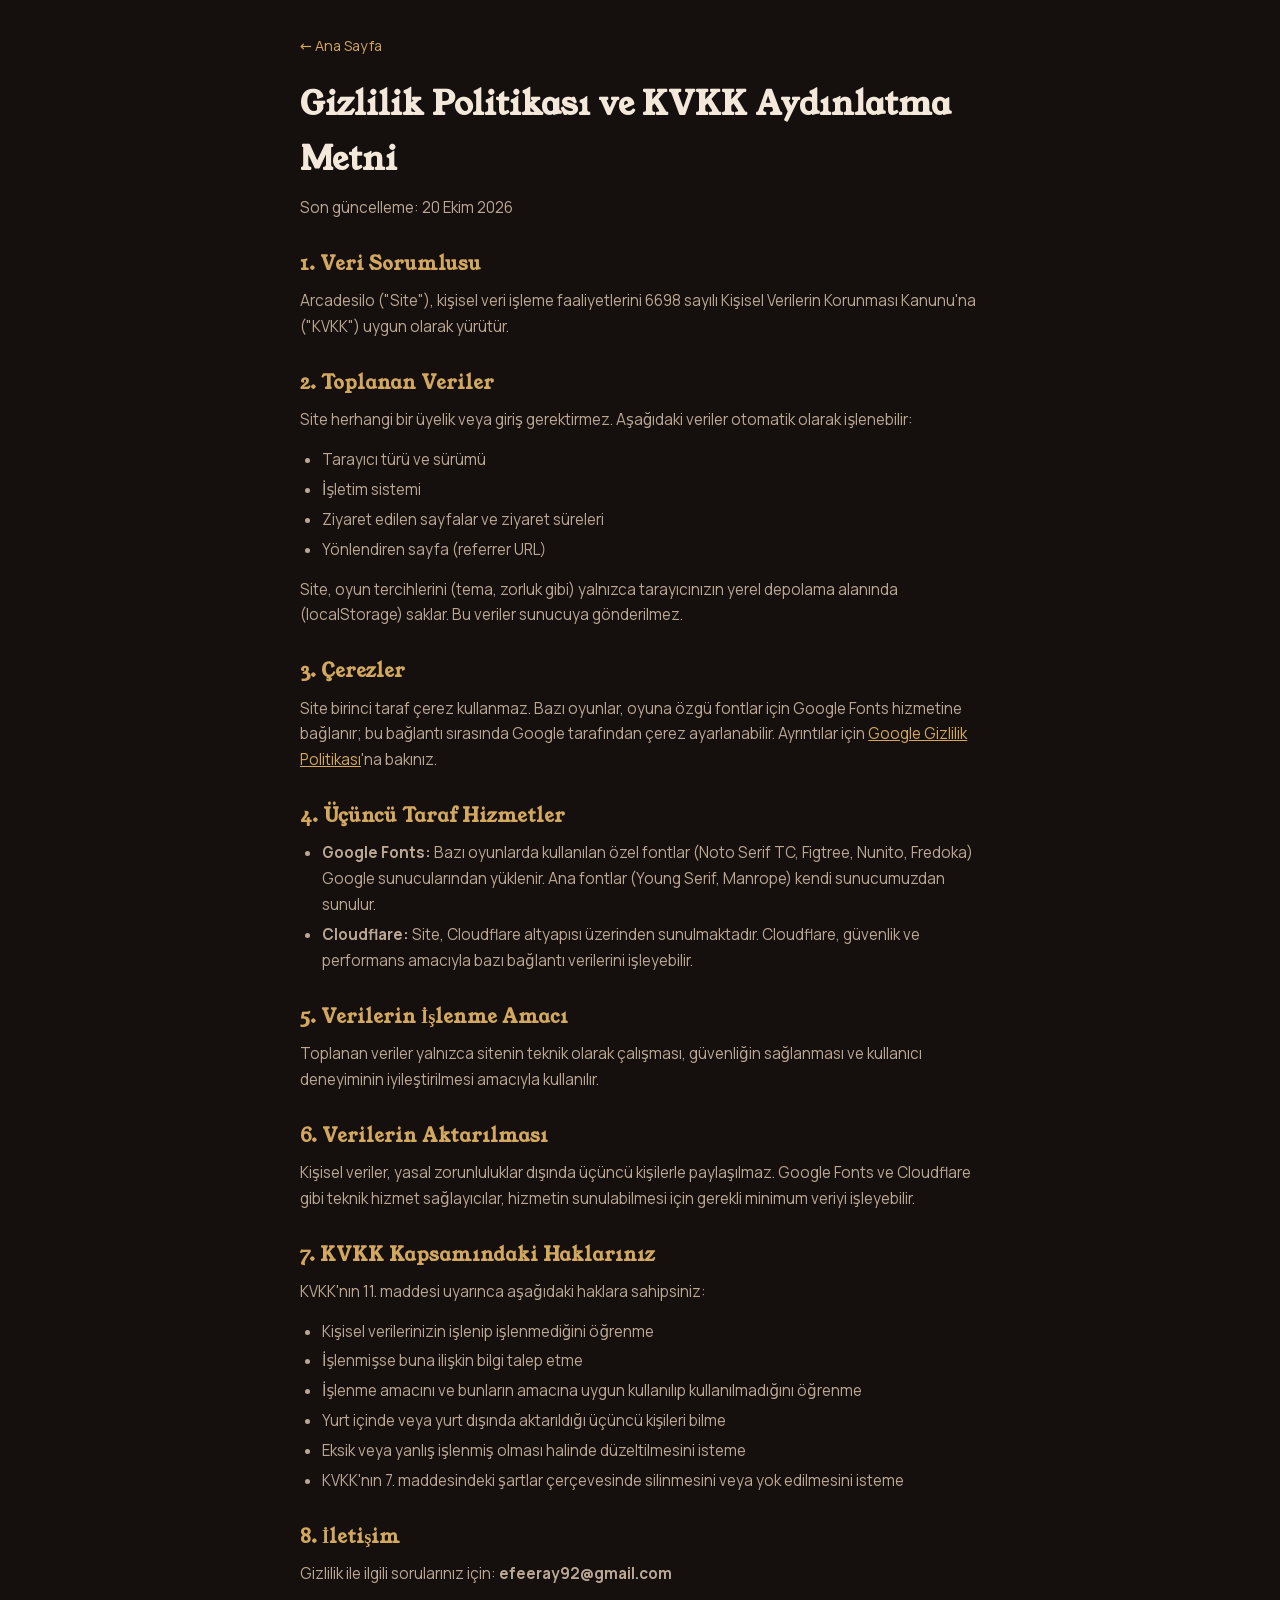
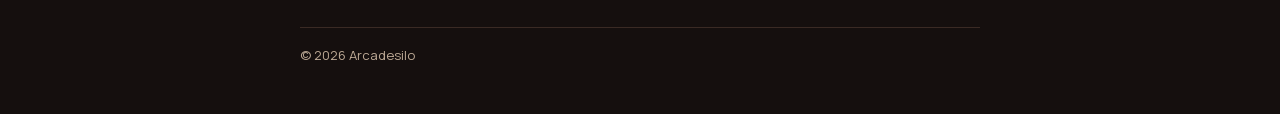
<file: gizlilik.html>
<!doctype html>
<html lang="tr">
<head>
<meta charset="utf-8">
<meta name="viewport" content="width=device-width, initial-scale=1">
<title>Gizlilik ve KVKK — Arcadesilo</title>
<link rel="stylesheet" href="fonts/fonts.css">
<style>
:root{
  --bg:#150F0E; --panel:#1E1613; --ink:#F3E8DA; --muted:#BBA894;
  --line:#3A2A24; --brass:#D2A75E; --link:#D2A75E;
}
*{margin:0;padding:0;box-sizing:border-box}
body{background:var(--bg);color:var(--ink);font-family:'Manrope',system-ui,sans-serif;line-height:1.7;padding:32px 20px 48px}
.wrap{max-width:680px;margin:0 auto}
a{color:var(--link)}
h1{font-family:'Young Serif',serif;font-size:clamp(1.5rem,4vw,2rem);margin-bottom:8px}
h2{font-family:'Young Serif',serif;font-size:1.15rem;margin:28px 0 8px;color:var(--brass)}
p,ul{margin-bottom:14px;color:var(--muted);font-size:.95rem}
ul{padding-left:22px}
li{margin-bottom:4px}
.back{display:inline-block;margin-bottom:20px;font-size:.9rem;text-decoration:none;color:var(--brass)}
.back:hover{text-decoration:underline}
footer{margin-top:40px;padding-top:16px;border-top:1px solid var(--line);font-size:.82rem;color:var(--muted)}
</style>
</head>
<body>
<div class="wrap">
  <a class="back" href="/">&larr; Ana Sayfa</a>
  <h1>Gizlilik Politikası ve KVKK Aydınlatma Metni</h1>
  <p>Son güncelleme: 20 Ekim 2026</p>

  <h2>1. Veri Sorumlusu</h2>
  <p>Arcadesilo ("Site"), kişisel veri işleme faaliyetlerini 6698 sayılı Kişisel Verilerin Korunması Kanunu'na ("KVKK") uygun olarak yürütür.</p>

  <h2>2. Toplanan Veriler</h2>
  <p>Site herhangi bir üyelik veya giriş gerektirmez. Aşağıdaki veriler otomatik olarak işlenebilir:</p>
  <ul>
    <li>Tarayıcı türü ve sürümü</li>
    <li>İşletim sistemi</li>
    <li>Ziyaret edilen sayfalar ve ziyaret süreleri</li>
    <li>Yönlendiren sayfa (referrer URL)</li>
  </ul>
  <p>Site, oyun tercihlerini (tema, zorluk gibi) yalnızca tarayıcınızın yerel depolama alanında (localStorage) saklar. Bu veriler sunucuya gönderilmez.</p>

  <h2>3. Çerezler</h2>
  <p>Site birinci taraf çerez kullanmaz. Bazı oyunlar, oyuna özgü fontlar için Google Fonts hizmetine bağlanır; bu bağlantı sırasında Google tarafından çerez ayarlanabilir. Ayrıntılar için <a href="https://policies.google.com/privacy" target="_blank" rel="noopener">Google Gizlilik Politikası</a>'na bakınız.</p>

  <h2>4. Üçüncü Taraf Hizmetler</h2>
  <ul>
    <li><strong>Google Fonts:</strong> Bazı oyunlarda kullanılan özel fontlar (Noto Serif TC, Figtree, Nunito, Fredoka) Google sunucularından yüklenir. Ana fontlar (Young Serif, Manrope) kendi sunucumuzdan sunulur.</li>
    <li><strong>Cloudflare:</strong> Site, Cloudflare altyapısı üzerinden sunulmaktadır. Cloudflare, güvenlik ve performans amacıyla bazı bağlantı verilerini işleyebilir.</li>
  </ul>

  <h2>5. Verilerin İşlenme Amacı</h2>
  <p>Toplanan veriler yalnızca sitenin teknik olarak çalışması, güvenliğin sağlanması ve kullanıcı deneyiminin iyileştirilmesi amacıyla kullanılır.</p>

  <h2>6. Verilerin Aktarılması</h2>
  <p>Kişisel veriler, yasal zorunluluklar dışında üçüncü kişilerle paylaşılmaz. Google Fonts ve Cloudflare gibi teknik hizmet sağlayıcılar, hizmetin sunulabilmesi için gerekli minimum veriyi işleyebilir.</p>

  <h2>7. KVKK Kapsamındaki Haklarınız</h2>
  <p>KVKK'nın 11. maddesi uyarınca aşağıdaki haklara sahipsiniz:</p>
  <ul>
    <li>Kişisel verilerinizin işlenip işlenmediğini öğrenme</li>
    <li>İşlenmişse buna ilişkin bilgi talep etme</li>
    <li>İşlenme amacını ve bunların amacına uygun kullanılıp kullanılmadığını öğrenme</li>
    <li>Yurt içinde veya yurt dışında aktarıldığı üçüncü kişileri bilme</li>
    <li>Eksik veya yanlış işlenmiş olması halinde düzeltilmesini isteme</li>
    <li>KVKK'nın 7. maddesindeki şartlar çerçevesinde silinmesini veya yok edilmesini isteme</li>
  </ul>

  <h2>8. İletişim</h2>
  <p>Gizlilik ile ilgili sorularınız için: <strong>efeeray92&#64;gmail.com</strong></p>

  <footer>&copy; 2026 Arcadesilo</footer>
</div>
</body>
</html>
</file>
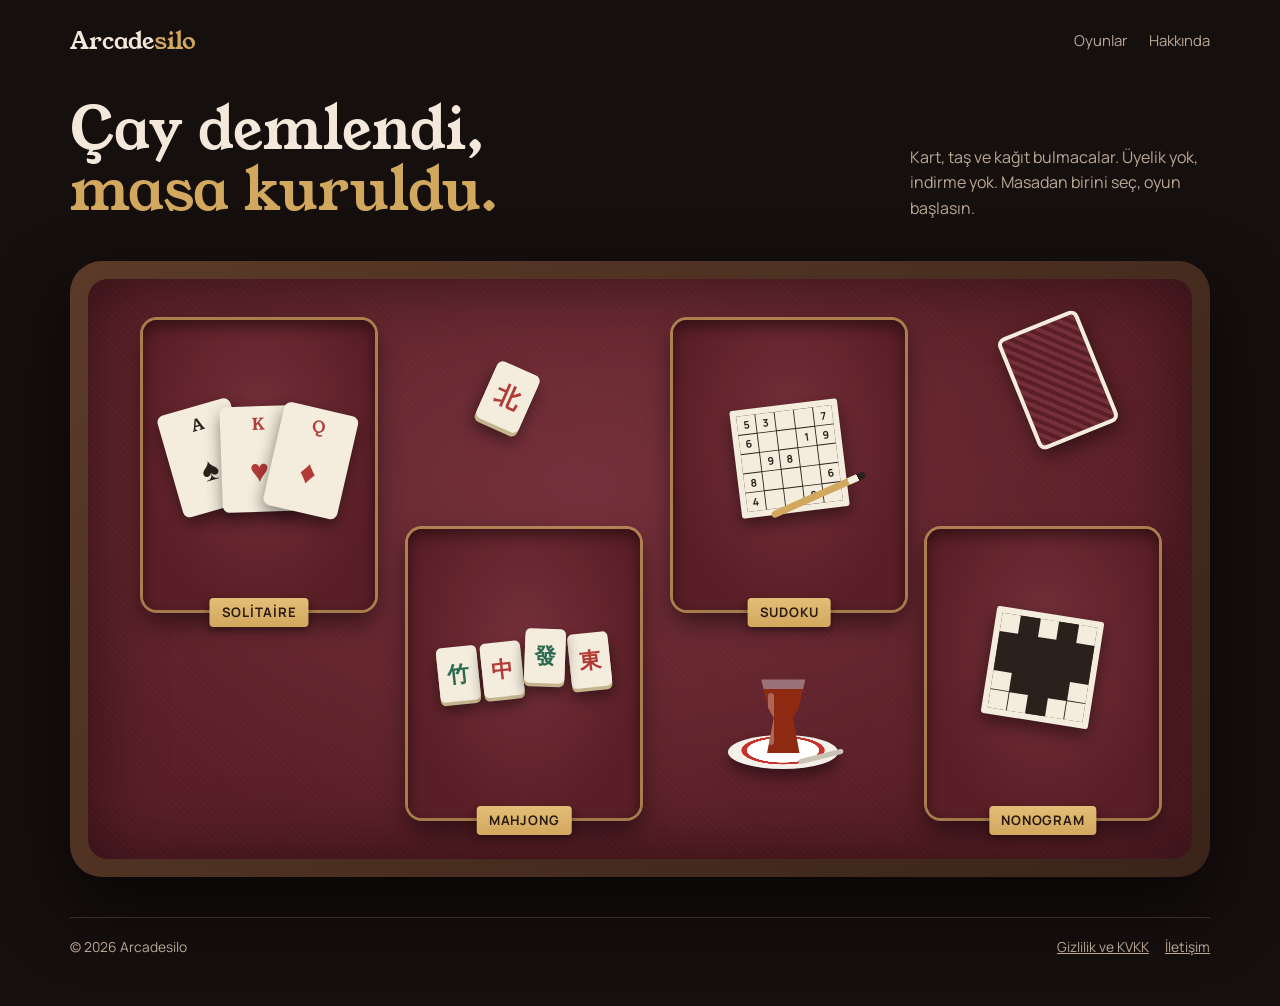
<file: tasarim-alternatifleri/onceki-masa.html>
<!doctype html>
<html lang="tr">
<head>
<meta charset="utf-8">
<meta name="viewport" content="width=device-width, initial-scale=1, viewport-fit=cover">
<meta name="description" content="Kart, taş ve kağıt bulmacalar: Solitaire, Mahjong, Sudoku, Nonogram. Üyelik yok, indirme yok.">
<title>Arcadesilo</title>
<link rel="stylesheet" href="https://fonts.googleapis.com/css2?family=Young+Serif&family=Manrope:wght@400;500;700&display=swap">
<style>
/* Layout: bilerek tek tema. Bordo çuhalı kahvehane masası, nesneler masaya doğal ve dağınık yerleşmiş (yanında çay bardağı). Masanın üstüne pirinç etiketler. Telefonda düzenli ızgaraya döner. */
:root{
  --bg:#150F0E; --wood:#3A2419; --wood-hi:#5B3A28; --felt:#5A1E26; --felt-hi:#74303A;
  --ink:#F3E8DA; --muted:#BBA894; --line:#3A2A24; --brass:#D2A75E; --paper:#F4EDDE; --paper-ink:#2A211C; --red:#B23B37; --green:#2C6B52;
  --display:"Young Serif", Georgia, serif;
  --body:"Manrope", system-ui, -apple-system, "Segoe UI", sans-serif;
  color-scheme:dark;
}
*{box-sizing:border-box}
body{margin:0;background:var(--bg);color:var(--ink);font-family:var(--body);font-size:16px;line-height:1.6;padding-inline:16px;padding-block:0 48px}
.wrap{max-width:1140px;margin:0 auto;display:flex;flex-direction:column;gap:40px}
button{font:inherit;cursor:pointer;color:inherit}
a{color:inherit}
:focus-visible{outline:2px solid var(--brass);outline-offset:3px;border-radius:6px}

header{display:flex;justify-content:space-between;align-items:center;gap:12px;flex-wrap:wrap;padding-block:22px 0}
.logo{font-family:var(--display);font-size:1.5rem;text-decoration:none}
.logo span{color:var(--brass)}
header nav{display:flex;gap:22px;color:var(--muted);font-size:.93rem}
header nav a{text-decoration:none}

.intro{display:grid;grid-template-columns:1fr auto;gap:24px;align-items:end}
.intro h1{font-family:var(--display);font-weight:400;font-size:clamp(2.1rem,5vw,3.6rem);line-height:1.05;margin:0;text-wrap:balance}
.intro h1 span{color:var(--brass)}
.intro p{margin:0;color:var(--muted);max-width:30ch}

.table{background:linear-gradient(135deg,var(--wood-hi),var(--wood));padding:18px;border-radius:32px;box-shadow:0 30px 70px rgba(0,0,0,.55)}
.felt{position:relative;aspect-ratio:16/8.4;max-width:100%;background:radial-gradient(ellipse at 45% 35%,var(--felt-hi),var(--felt) 72%);border-radius:20px;box-shadow:inset 0 0 70px rgba(0,0,0,.5);overflow:hidden}
.felt::before{content:"";position:absolute;inset:0;background:repeating-linear-gradient(45deg,rgba(255,255,255,.012) 0 2px,transparent 2px 5px);pointer-events:none}

.spot{position:absolute;background:none;border:0;padding:10px;display:flex;flex-direction:column;align-items:center;gap:14px;border-radius:16px}
.spot .obj{transition:transform .35s cubic-bezier(.2,.8,.2,1)}
.spot:hover .obj{transform:translateY(-8px) scale(1.03)}
.plaque{background:linear-gradient(180deg,#E3BE77,var(--brass));color:#2A1B10;font-weight:700;font-size:.82rem;letter-spacing:.06em;text-transform:uppercase;padding:4px 12px;border-radius:4px;box-shadow:0 3px 8px rgba(0,0,0,.4);white-space:nowrap}
.plaque small{font-weight:500;opacity:.7;margin-left:6px}
.s-sol{left:6%;top:12%}
.s-mah{left:31%;top:44%}
.s-sud{left:55%;top:8%}
.s-non{left:77%;top:44%}
.deco{position:absolute;pointer-events:none}
.d-tea{left:47%;top:58%}
.d-tile{left:23%;top:16%;transform:rotate(24deg)}
.d-card{left:88%;top:6%;transform:rotate(-22deg)}

.pcard{width:86px;height:120px;background:var(--paper);color:var(--paper-ink);border-radius:8px;box-shadow:0 8px 18px rgba(0,0,0,.45);padding:7px 9px;display:flex;flex-direction:column;justify-content:space-between;font-family:var(--display);font-size:1.15rem}
.pcard .c{align-self:center;font-size:2.3rem;line-height:1}
.pcard.r{color:var(--red)}
.pcard.back{background:repeating-linear-gradient(45deg,var(--felt-hi) 0 4px,var(--felt) 4px 8px);border:4px solid var(--paper)}
.fan{display:flex}
.fan .pcard:nth-child(1){transform:rotate(-16deg) translate(26px,6px)}
.fan .pcard:nth-child(2){transform:rotate(-2deg)}
.fan .pcard:nth-child(3){transform:rotate(13deg) translate(-26px,8px)}
.tiles{display:flex;gap:4px;transform:rotate(-6deg)}
.tile{width:46px;height:62px;background:var(--paper);border-radius:6px;box-shadow:0 4px 0 #C4B48E,0 10px 16px rgba(0,0,0,.45);display:grid;place-items:center;font-size:1.55rem;color:var(--green);font-weight:700}
.tile.r{color:var(--red)}
.tiles .tile:nth-child(3){transform:translateY(-10px) rotate(8deg)}
.sheet{background:var(--paper);padding:7px;border-radius:3px;box-shadow:0 8px 18px rgba(0,0,0,.45)}
.sgrid{display:grid;grid-template-columns:repeat(5,21px);gap:1px;background:var(--paper-ink)}
.sgrid span{height:21px;background:var(--paper);display:grid;place-items:center;font-size:.75rem;font-weight:700;color:var(--paper-ink)}
.sgrid.n span.on{background:var(--paper-ink)}
.pencil{width:116px;height:8px;border-radius:4px;background:linear-gradient(90deg,var(--brass) 0 82%,var(--paper) 82% 92%,var(--paper-ink) 92%);margin-top:-8px;transform:rotate(-24deg) translateX(40px)}

/* çay bardağı + tabak (üstten-yandan karışık görünüm) */
.tea{position:relative;width:110px;height:96px}
.saucer{position:absolute;left:0;right:0;bottom:0;height:34px;border-radius:50%;background:radial-gradient(ellipse at 50% 45%,#FFFFFF 0 46%,#C9302C 47% 53%,#F4F1EA 54%);box-shadow:0 8px 14px rgba(0,0,0,.45)}
.glass{position:absolute;left:31px;bottom:16px;width:48px;height:74px;clip-path:polygon(4% 0,96% 0,82% 38%,70% 52%,84% 100%,16% 100%,30% 52%,18% 38%);background:linear-gradient(180deg,rgba(255,255,255,.35) 0 14%,#8E2A12 14% 100%)}
.glass::after{content:"";position:absolute;left:18%;top:18%;width:12%;height:70%;background:rgba(255,255,255,.28);border-radius:4px}
.spoon{position:absolute;left:70px;bottom:10px;width:46px;height:5px;border-radius:3px;background:#C9C3B6;transform:rotate(-14deg)}

/* ---- çerçeveli modlar: her oyun sabit bir alan ---- */
.framed .spot{width:21%;height:50%;justify-content:center;padding:14px 10px 26px;transition:background .25s,box-shadow .25s,border-color .25s}
.framed .s-sol{left:5%;top:7%}
.framed .s-mah{left:29%;top:43%}
.framed .s-sud{left:53%;top:7%}
.framed .s-non{left:76%;top:43%}
.framed .d-tea{left:58%;top:68%}
.framed .d-tile{left:36%;top:15%}
.framed .d-card{left:84%;top:7%}
.framed .plaque{position:absolute;bottom:-13px;left:50%;transform:translateX(-50%)}

/* Ahşap tepsi: pirinç kenarlı oyun alanları */
.f-tray .spot{border-radius:14px;background:radial-gradient(ellipse at 50% 40%,var(--felt-hi),var(--felt) 75%);box-shadow:0 0 0 3px color-mix(in srgb,var(--brass) 70%,transparent),0 12px 24px rgba(0,0,0,.5),inset 0 6px 14px rgba(0,0,0,.45)}
.f-tray .spot:hover{box-shadow:0 0 0 3px var(--brass),0 16px 30px rgba(0,0,0,.55),inset 0 6px 14px rgba(0,0,0,.45)}
.f-tray .plaque{bottom:-17px}

.framed .spot .obj{transform:scale(.88)}
.framed .spot:hover .obj{transform:scale(.9) translateY(-6px)}
@media (max-width:900px){
  .framed .spot{width:auto;height:auto;min-height:220px;position:relative;left:auto;top:auto}
  .framed.felt{grid-template-columns:repeat(2,minmax(0,1fr));gap:34px 16px;padding:24px 14px 36px}
  .framed .spot{min-width:0}
}
@media (max-width:520px){
  .framed .spot{min-height:180px}
  .framed .spot .obj,.framed .spot:hover .obj{transform:scale(.6)}
  .framed .plaque{font-size:.7rem;padding:3px 8px}
  .framed .plaque small{display:none}
}

footer{display:flex;justify-content:space-between;gap:12px;flex-wrap:wrap;font-size:.86rem;color:var(--muted);border-top:1px solid var(--line);padding-top:18px}
footer nav{display:flex;gap:16px}

.player[hidden]{display:none}
.player{position:fixed;inset:0;background:var(--bg);z-index:20;display:flex;flex-direction:column;padding-top:env(safe-area-inset-top,0px);padding-bottom:env(safe-area-inset-bottom,0px)}
.pbar{display:flex;justify-content:space-between;align-items:center;gap:12px;padding:12px 16px;border-bottom:1px solid var(--line)}
.pbar strong{font-family:var(--display);font-weight:400;font-size:1.25rem}
.pbar .b{display:flex;gap:8px}
.ib{border:1px solid var(--line);background:var(--wood);border-radius:999px;padding:8px 14px;font-size:.88rem}
.stage{flex:1;display:grid;place-items:center;padding:16px;min-height:0}
.stage iframe{width:100%;height:100%;border:0;border-radius:12px;background:var(--felt)}
.missing{max-width:420px;text-align:center;color:var(--muted)}
.missing h3{font-family:var(--display);font-weight:400;font-size:1.5rem;color:var(--ink);margin:0 0 8px}

@media (max-width:900px){
  .intro{grid-template-columns:1fr}
  .felt{aspect-ratio:auto;display:grid;grid-template-columns:repeat(2,1fr);gap:18px 6px;padding:22px 8px}
  .spot{position:static;justify-content:end}
  .deco{display:none}
  .list{grid-template-columns:1fr}
}
@media (max-width:420px){.table{padding:10px;border-radius:22px}.spot .obj{transform:scale(.8)}.spot:hover .obj{transform:scale(.8) translateY(-6px)}.spot{gap:4px}}
@media (prefers-reduced-motion:reduce){*{transition:none!important}}
</style>
<style>[hidden]{display:none!important} img{max-width:100%}</style>
</head>
<body>
<div class="wrap">
  <header>
    <a class="logo" href="#top">Arcade<span>silo</span></a>
    <nav><a href="#oyunlar">Oyunlar</a><a href="#top">Hakkında</a></nav>
  </header>

  <section class="intro" id="top">
    <h1>Çay demlendi, <span>masa kuruldu.</span></h1>
    <p>Kart, taş ve kağıt bulmacalar. Üyelik yok, indirme yok. Masadan birini seç, oyun başlasın.</p>
  </section>

  <section>
  <section class="table" id="oyunlar" aria-label="Oyun masası">
    <div class="felt framed f-tray" id="felt">
      <div class="deco d-tile" aria-hidden="true"><div class="tile r">北</div></div>
      <div class="deco d-card" aria-hidden="true"><div class="pcard back"></div></div>
      <div class="deco d-tea" aria-hidden="true"><div class="tea"><div class="saucer"></div><div class="glass"></div><div class="spoon"></div></div></div>
    </div>
  </section>
  </section>

  <footer>
    <span>&copy; 2026 Arcadesilo</span>
    <nav><a href="#top">Gizlilik ve KVKK</a><a href="#top">İletişim</a></nav>
  </footer>
</div>

<div class="player" id="player" hidden role="dialog" aria-modal="true" aria-labelledby="pTitle">
  <div class="pbar"><strong id="pTitle"></strong><div class="b"><button class="ib" id="closeBtn">Kapat &#10005;</button></div></div>
  <div class="stage" id="stage"></div>
</div>

<script>
const GAMES=[
  {id:"solitaire",pos:"s-sol",title:"Solitaire",desc:"Klondike. Kartları sırala, dört desteyi tamamla.",time:"10 dk",file:"games/solitaire/index.html",
   obj:'<div class="fan"><div class="pcard"><span>A</span><span class="c">&#9824;</span><span></span></div><div class="pcard r"><span>K</span><span class="c">&#9829;</span><span></span></div><div class="pcard r"><span>Q</span><span class="c">&#9830;</span><span></span></div></div>'},
  {id:"mahjong",pos:"s-mah",title:"Mahjong",desc:"Eşleşen taşları 4 slotluk rafa topla. Kolaydan zora seviyeler.",time:"5 dk",file:"games/mahjong/index.html",
   obj:'<div class="tiles"><div class="tile">竹</div><div class="tile r">中</div><div class="tile">發</div><div class="tile r">東</div></div>'},
  {id:"sudoku",pos:"s-sud",title:"Sudoku",desc:"9×9 tabloyu doldur, her satır ve sütunda rakamlar bir kez.",time:"15 dk",file:"games/sudoku/index.html",
   obj:'<div><div class="sheet" style="transform:rotate(-7deg)"><div class="sgrid">'+[5,3,"","",7,6,"","",1,9,"",9,8,"","",8,"","","",6,4,"","",8,""].map(v=>`<span>${v}</span>`).join("")+'</div></div><div class="pencil"></div></div>'},
  {id:"nonogram",pos:"s-non",title:"Nonogram",desc:"Kenardaki sayılara göre kareleri boya, gizli resmi bul.",time:"8 dk",file:"games/nonogram/index.html",
   obj:'<div class="sheet" style="transform:rotate(9deg)"><div class="sgrid n">'+"0101011111111110111000100".split("").map(v=>`<span class="${v==='1'?'on':''}"></span>`).join("")+'</div></div>'},
];
const store={get(k,d){try{const v=localStorage.getItem(k);return v?JSON.parse(v):d}catch(e){return d}},set(k,v){try{localStorage.setItem(k,JSON.stringify(v))}catch(e){}}};
document.getElementById("felt").insertAdjacentHTML("beforeend",GAMES.map(g=>`<button class="spot ${g.pos}" data-play="${g.id}" aria-label="${g.title} oyna"><div class="obj">${g.obj}</div><span class="plaque">${g.title}</span></button>`).join(""));

const player=document.getElementById("player"),stage=document.getElementById("stage");
function play(id){const g=GAMES.find(x=>x.id===id);if(!g)return;
  document.getElementById("pTitle").textContent=g.title;
  stage.innerHTML=g.file?`<iframe src="${g.file}" title="${g.title}" allow="fullscreen"></iframe>`:`<div class="missing"><h3>${g.title} buraya gelecek</h3><p>Oyun dosyası bağlanınca bu ekranda açılacak.</p></div>`;
  player.hidden=false;document.body.style.overflow="hidden";document.getElementById("closeBtn").focus();
  const r=store.get("as_recent",[]).filter(x=>x!==id);r.unshift(id);store.set("as_recent",r.slice(0,5));}
function closeP(){player.hidden=true;stage.innerHTML="";document.body.style.overflow=""}
document.addEventListener("click",e=>{const p=e.target.closest("[data-play]");if(p)play(p.dataset.play)});
document.getElementById("closeBtn").onclick=closeP;
document.addEventListener("keydown",e=>{if(e.key==="Escape"&&!player.hidden)closeP()});
</script>
</body>
</html>
</file>
<file: fonts/fonts.css>
@font-face {
  font-family: 'Young Serif';
  font-style: normal;
  font-weight: 400;
  font-display: swap;
  src: url(young-serif-latin.woff2) format('woff2');
  unicode-range: U+0000-00FF, U+0131, U+0152-0153, U+02BB-02BC, U+02C6, U+02DA, U+02DC, U+0304, U+0308, U+0329, U+2000-206F, U+20AC, U+2122, U+2191, U+2193, U+2212, U+2215, U+FEFF, U+FFFD;
}
@font-face {
  font-family: 'Manrope';
  font-style: normal;
  font-weight: 400;
  font-display: swap;
  src: url(manrope-latin.woff2) format('woff2');
  unicode-range: U+0000-00FF, U+0131, U+0152-0153, U+02BB-02BC, U+02C6, U+02DA, U+02DC, U+0304, U+0308, U+0329, U+2000-206F, U+20AC, U+2122, U+2191, U+2193, U+2212, U+2215, U+FEFF, U+FFFD;
}
@font-face {
  font-family: 'Manrope';
  font-style: normal;
  font-weight: 500;
  font-display: swap;
  src: url(manrope-latin.woff2) format('woff2');
  unicode-range: U+0000-00FF, U+0131, U+0152-0153, U+02BB-02BC, U+02C6, U+02DA, U+02DC, U+0304, U+0308, U+0329, U+2000-206F, U+20AC, U+2122, U+2191, U+2193, U+2212, U+2215, U+FEFF, U+FFFD;
}
@font-face {
  font-family: 'Manrope';
  font-style: normal;
  font-weight: 600;
  font-display: swap;
  src: url(manrope-latin.woff2) format('woff2');
  unicode-range: U+0000-00FF, U+0131, U+0152-0153, U+02BB-02BC, U+02C6, U+02DA, U+02DC, U+0304, U+0308, U+0329, U+2000-206F, U+20AC, U+2122, U+2191, U+2193, U+2212, U+2215, U+FEFF, U+FFFD;
}
@font-face {
  font-family: 'Manrope';
  font-style: normal;
  font-weight: 700;
  font-display: swap;
  src: url(manrope-latin.woff2) format('woff2');
  unicode-range: U+0000-00FF, U+0131, U+0152-0153, U+02BB-02BC, U+02C6, U+02DA, U+02DC, U+0304, U+0308, U+0329, U+2000-206F, U+20AC, U+2122, U+2191, U+2193, U+2212, U+2215, U+FEFF, U+FFFD;
}
</file>
<file: games/mahjong/mahjong-table-themes.css>
/* ==========================================================================
   Mahjong Solitaire — masa ve buton temaları
   Temalar: cay-evi | tas-butonlar | gece-kecesi
   Kullanım: <body data-table-theme="cay-evi"> (veya oyunun kök elemanı)

   Fontlar (HTML <head> içine):
   <link rel="stylesheet" href="https://fonts.googleapis.com/css2?family=Press+Start+2P&family=Noto+Serif+TC:wght@900&text=%E4%B8%AD%E7%99%BC%E6%9D%B1%E5%8D%97%E8%A5%BF%E5%8C%97%E4%B8%80%E4%BA%8C%E4%B8%89%E5%9B%9B%E4%BA%94%E5%85%AD%E4%B8%83%E5%85%AB%E4%B9%9D%E8%90%AC%E7%A4%BA%E6%B4%97%E6%96%B0&display=swap">
   ========================================================================== */

/* ---------- 1. Tema değişkenleri ---------- */

[data-table-theme="cay-evi"] {
  /* masa: ceviz ahşap */
  --mj-bg-color: #6b3f1f;
  --mj-bg-image:
    repeating-linear-gradient(90deg, rgba(0,0,0,.10) 0 2px, transparent 2px 11px),
    repeating-linear-gradient(90deg, rgba(255,214,160,.07) 0 1px, transparent 1px 27px),
    repeating-linear-gradient(0deg, rgba(0,0,0,.16) 0 3px, transparent 3px 190px);
  /* ortadaki yeşil halı (.mj-mat) */
  --mj-mat-border: 12px solid #3b2210;
  --mj-mat-bg: #1f5a4a repeating-linear-gradient(45deg, rgba(255,255,255,.025) 0 2px, transparent 2px 6px);
  --mj-mat-shadow: inset 0 0 0 3px #c99a3c, inset 0 10px 30px rgba(0,0,0,.45), 0 14px 30px rgba(0,0,0,.45);
  --mj-mat-pad: 28px;
  --mj-frame-display: none;
  --mj-frame-color: transparent;
  /* yazı */
  --mj-text: #3b2210;
  --mj-title: #ffd98a;
  --mj-title-bg: #3b2210;
  --mj-title-shadow: none;
  --mj-label: #8a3b1c;
  /* paneller: parşömen */
  --mj-panel-bg: #f3e6c4;
  --mj-panel-border: 3px solid #3b2210;
  --mj-panel-radius: 10px;
  --mj-panel-shadow: 0 5px 0 #3b2210;
  --mj-swatch-border: #3b2210;
  --mj-swatch-active: #b5301f;
}

[data-table-theme="tas-butonlar"] {
  /* masa: yeşil keçe + çift altın çerçeve */
  --mj-bg-color: #134a3a;
  --mj-bg-image:
    radial-gradient(ellipse 70% 65% at 52% 50%, #1d6652, rgba(13,53,41,0) 100%),
    repeating-linear-gradient(45deg, rgba(255,255,255,.025) 0 1px, transparent 1px 5px);
  --mj-frame-display: block;
  --mj-frame-color: 217,180,90;          /* altın, rgb */
  --mj-text: #f5ecd2;
  --mj-title: #d9b45a;
  --mj-title-bg: transparent;
  --mj-title-shadow: 2px 2px 0 #0a2a20;
  --mj-label: #d9b45a;
  --mj-panel-bg: #0c2e25;
  --mj-panel-border: 2px solid #d9b45a;
  --mj-panel-radius: 8px;
  --mj-panel-shadow: inset 0 0 0 3px #0c2e25, inset 0 0 0 4px rgba(217,180,90,.35);
  --mj-swatch-border: #2a1d12;
  --mj-swatch-active: #d9b45a;
  /* taş butonun yan yüzleri */
  --mj-tilebtn-side: #d3a868;
  --mj-tilebtn-back: #7a4f24;
  --mj-tilebtn-edge: #2a1d12;
}

[data-table-theme="gece-kecesi"] {
  /* masa: gece mavisi keçe + gümüş çerçeve */
  --mj-bg-color: #122f3e;
  --mj-bg-image:
    radial-gradient(ellipse 70% 65% at 52% 50%, #1c4a5e, rgba(18,47,62,0) 100%),
    repeating-linear-gradient(45deg, rgba(255,255,255,.025) 0 1px, transparent 1px 5px);
  --mj-frame-display: block;
  --mj-frame-color: 184,196,204;         /* gümüş, rgb */
  --mj-text: #e6edf0;
  --mj-title: #b8c4cc;
  --mj-title-bg: transparent;
  --mj-title-shadow: 2px 2px 0 #081a23;
  --mj-label: #8fc9d6;
  --mj-panel-bg: #0c2330;
  --mj-panel-border: 2px solid #b8c4cc;
  --mj-panel-radius: 8px;
  --mj-panel-shadow: inset 0 0 0 3px #0c2330, inset 0 0 0 4px rgba(184,196,204,.3);
  --mj-swatch-border: #081a23;
  --mj-swatch-active: #b8c4cc;
  --mj-tilebtn-side: #9fb3bd;
  --mj-tilebtn-back: #3e5a68;
  --mj-tilebtn-edge: #081a23;
}

/* ---------- 2. Masa (arka plan) ---------- */

.mj-table {
  position: relative;
  min-height: 100vh;
  background-color: var(--mj-bg-color);
  background-image: var(--mj-bg-image);
  color: var(--mj-text);
  font-family: 'Press Start 2P', monospace;
  overflow: hidden;
}

/* Çift çerçeve (Taş Butonlar, Gece Keçesi) */
.mj-table::before,
.mj-table::after {
  content: "";
  display: var(--mj-frame-display, none);
  position: absolute;
  pointer-events: none;
}
.mj-table::before { inset: 14px; border: 2px solid rgba(var(--mj-frame-color), .55); border-radius: 18px; }
.mj-table::after  { inset: 20px; border: 1px solid rgba(var(--mj-frame-color), .30); border-radius: 14px; }

/* Taş diziliminin sarmalayıcısı. Çay Evi'nde çerçeveli yeşil halı olur,
   diğer temalarda görünmez (taşlar yine içinde durur). */
.mj-mat {
  box-sizing: border-box;
  border-radius: 22px;
  border: var(--mj-mat-border, 0 solid transparent);
  background: var(--mj-mat-bg, none);
  box-shadow: var(--mj-mat-shadow, none);
  padding: var(--mj-mat-pad, 0);
}

/* ---------- 3. Başlık ve sayaç panelleri ---------- */

.mj-title {
  margin: 0 0 8px;
  font-size: 16px;
  line-height: 1.7;
  color: var(--mj-title);
  text-shadow: var(--mj-title-shadow);
}
[data-table-theme="cay-evi"] .mj-title {
  background: var(--mj-title-bg);
  border-radius: 12px;
  padding: 14px 16px;
  font-size: 15px;
  text-align: center;
  box-shadow: 0 6px 0 #24140a;
}

.mj-panel {
  background: var(--mj-panel-bg);
  border: var(--mj-panel-border);
  border-radius: var(--mj-panel-radius);
  box-shadow: var(--mj-panel-shadow);
  padding: 12px 14px;
  display: flex;
  justify-content: space-between;
  align-items: baseline;
  gap: 12px;
}
.mj-panel--stack { flex-direction: column; align-items: stretch; }
.mj-label { font-size: 10px; color: var(--mj-label); letter-spacing: .5px; }
.mj-value { font-size: 20px; font-variant-numeric: tabular-nums; }

/* ---------- 4. Butonlar ---------- */
/* Ortak */
.mj-btn {
  font-family: 'Press Start 2P', monospace;
  cursor: pointer;
  box-sizing: border-box;
  transition: transform .08s ease, box-shadow .08s ease;
}
.mj-btn:focus-visible { outline: 3px solid #ffd98a; outline-offset: 4px; }
.mj-btn:disabled { opacity: .5; cursor: default; }
.mj-btn__glyph {
  font-family: 'Noto Serif TC', serif;
  font-weight: 900;
  font-size: 30px;
  line-height: 1;
}

/* 4a. Çay Evi: yuvarlak lake butonlar (glyph gizli) */
[data-table-theme="cay-evi"] .mj-btn {
  height: 58px;
  padding: 0 22px;
  border-radius: 29px;
  border: 3px solid #3b2210;
  font-size: 14px;
}
[data-table-theme="cay-evi"] .mj-btn__glyph { display: none; }
[data-table-theme="cay-evi"] .mj-btn--hint    { background: #b5301f; color: #ffd98a; box-shadow: inset 0 -6px 0 #7e1d12, inset 0 3px 0 #d9533f, 0 5px 0 #3b2210; }
[data-table-theme="cay-evi"] .mj-btn--shuffle { background: #2f7d5b; color: #f3e6c4; box-shadow: inset 0 -6px 0 #1d5a40, inset 0 3px 0 #4fa07c, 0 5px 0 #3b2210; }
[data-table-theme="cay-evi"] .mj-btn--new     { background: #e0a93a; color: #3b2210; box-shadow: inset 0 -6px 0 #b07f1e, inset 0 3px 0 #f5cf74, 0 5px 0 #3b2210; font-size: 13px; }
[data-table-theme="cay-evi"] .mj-btn:active   { transform: translateY(3px); box-shadow: inset 0 -3px 0 rgba(0,0,0,.25), 0 2px 0 #3b2210; }

/* 4b. Taş Butonlar + Gece Keçesi: yan yatmış mahjong taşı */
:is([data-table-theme="tas-butonlar"], [data-table-theme="gece-kecesi"]) .mj-btn {
  height: 62px;
  display: flex;
  align-items: center;
  gap: 14px;
  padding: 0 14px;
  background: #fbf3dc;
  color: #2a1d12;
  border: 2px solid #2a1d12;
  border-radius: 10px;
  font-size: 13px;
  box-shadow:
    4px 4px 0 var(--mj-tilebtn-side),
    7px 7px 0 var(--mj-tilebtn-back),
    7px 7px 0 2px var(--mj-tilebtn-edge);
}
:is([data-table-theme="tas-butonlar"], [data-table-theme="gece-kecesi"]) .mj-btn--new { font-size: 12px; }
:is([data-table-theme="tas-butonlar"], [data-table-theme="gece-kecesi"]) .mj-btn--hint    .mj-btn__glyph { color: #c8302a; }
:is([data-table-theme="tas-butonlar"], [data-table-theme="gece-kecesi"]) .mj-btn--shuffle .mj-btn__glyph { color: #2b7a3d; }
:is([data-table-theme="tas-butonlar"], [data-table-theme="gece-kecesi"]) .mj-btn--new     .mj-btn__glyph { color: #22264a; }
:is([data-table-theme="tas-butonlar"], [data-table-theme="gece-kecesi"]) .mj-btn:active {
  transform: translate(4px, 4px);
  box-shadow: 1px 1px 0 var(--mj-tilebtn-side), 3px 3px 0 var(--mj-tilebtn-back), 3px 3px 0 2px var(--mj-tilebtn-edge);
}

/* ---------- 5. Tema seçici (taş renkleri) ---------- */
.mj-swatches { display: flex; gap: 10px; }
.mj-swatch {
  width: 30px; height: 40px; padding: 0;
  border-radius: 5px;
  border: 2px solid var(--mj-swatch-border);
  cursor: pointer;
}
.mj-swatch.is-active, .mj-swatch[aria-pressed="true"] { box-shadow: 0 0 0 3px var(--mj-swatch-active); }
.mj-swatch--fildisi     { background: #fbf3dc; }
.mj-swatch--bambu       { background: #e6c47c; }
.mj-swatch--retro       { background: #4cc3cf; }
.mj-swatch--bambu-retro { background: #fcf3d6; }

@media (prefers-reduced-motion: reduce) { .mj-btn { transition: none; } }
</file>
<file: games/mahjong/style.css>
/* ============================================
   Mahjong Solitaire - Layout & Tile Styles
   Visual theming is in mahjong-table-themes.css
   ============================================ */

*, *::before, *::after {
    margin: 0;
    padding: 0;
    box-sizing: border-box;
}

:root {
    /* Tile sizing — updated dynamically by JS */
    --w: 52px;
    --h: 68px;
    --d: 6px;

    /* Tile face tokens (default: Fildisi) */
    --tf:#f4eedb; --tf-lo:#e6dcc0; --tf-hint:#fff3c4; --side:#d8c9a2; --back:#2e7a60; --back-lo:#215a47;
    --ink:#1d2726; --red:#b4312a; --grn:#1b7349; --blu:#1f5aa3; --plum:#7b3f86; --amber:#b86a12;
    --blocked: brightness(.82);

    --gold: #e8b94f;
    --brass: #D2A75E;

    /* Fonts */
    --f-han: "Noto Serif TC","Songti TC","PingFang TC","Microsoft JhengHei",serif;
    --f-heading: 'Young Serif', Georgia, serif;
    --f-body: 'Manrope', system-ui, sans-serif;

    --board-scale: 1;
    --layer-shadow: .38;
}

/* ---- Tile Theme Tokens ---- */
[data-tiles="bambu"] {
    --tf:#f3dfa8; --tf-lo:#dbbb70; --tf-hint:#fff2c2; --side:#b8954f; --back:#5e3f1a; --back-lo:#462e12;
    --ink:#2b1e10; --red:#a8291d; --grn:#2d6a28; --blu:#23508c; --plum:#6e3478; --amber:#8f4c0b;
    --blocked: brightness(.78);
}
[data-tiles="retro"] {
    --tf:#fffaf0; --tf-lo:#f1e6c8; --tf-hint:#fff1a8; --side:#4cc3cf; --back:#1f8193; --back-lo:#176574;
    --ink:#2b2f6e; --red:#d8352a; --grn:#259146; --blu:#2b5fc4; --plum:#8a3fa8; --amber:#e07a10;
    --blocked: brightness(.85);
    --olc:#1b1c30;
}
[data-tiles="bambu-retro"] {
    --tf:#fcf3d6; --tf-lo:#f3e3b4; --tf-hint:#fff8dc; --side:#d6ad6c; --back:#8a5b2c; --back-lo:#6e4720;
    --ink:#3b2410; --red:#bb3220; --grn:#3b7c2b; --blu:#2b5a8c; --plum:#7a3a7e; --amber:#c0640e;
    --blocked: brightness(.82); --olc:#2a1a0c;
}

/* ---- Retro Outline Overrides ---- */
:is([data-tiles="retro"],[data-tiles="bambu-retro"]) .face {
    background: linear-gradient(172deg, var(--tf) 0 46%, var(--tf-lo) 46%);
}
:is([data-tiles="retro"],[data-tiles="bambu-retro"]) .tile {
    box-shadow:
        0 0 0 calc(var(--w)*.035) var(--olc),
        calc(var(--d)*.55) calc(var(--d)*.55) 0 0 var(--side),
        var(--d) var(--d) 0 0 var(--back),
        calc(var(--d)*.55) calc(var(--d)*.55) 0 calc(var(--w)*.035) var(--olc),
        var(--d) var(--d) 0 calc(var(--w)*.035) var(--olc),
        calc(var(--d)*1.6) calc(var(--d)*2) calc(var(--d)*2) rgba(0,0,0,var(--layer-shadow, .35));
}
:is([data-tiles="retro"],[data-tiles="bambu-retro"]) .face>svg,
:is([data-tiles="retro"],[data-tiles="bambu-retro"]) .face>.glyph,
:is([data-tiles="retro"],[data-tiles="bambu-retro"]) .face>.cn,
:is([data-tiles="retro"],[data-tiles="bambu-retro"]) .face>.white {
    filter: drop-shadow(.9px 0 0 var(--olc)) drop-shadow(-.9px 0 0 var(--olc))
            drop-shadow(0 .9px 0 var(--olc)) drop-shadow(0 -.9px 0 var(--olc));
}
/* Skip expensive drop-shadow on blocked tiles */
:is([data-tiles="retro"],[data-tiles="bambu-retro"]) .tile.blocked .face>svg,
:is([data-tiles="retro"],[data-tiles="bambu-retro"]) .tile.blocked .face>.glyph,
:is([data-tiles="retro"],[data-tiles="bambu-retro"]) .tile.blocked .face>.cn,
:is([data-tiles="retro"],[data-tiles="bambu-retro"]) .tile.blocked .face>.white {
    filter: none;
}

/* ---- Page Layout ---- */
html, body {
    width: 100%;
    height: 100%;
    overflow: hidden;
    font-family: var(--f-body);
}

/* Override the pixel font from mahjong-table-themes.css */
.mj-table {
    font-family: var(--f-body);
}

body {
    display: flex;
    justify-content: center;
    align-items: stretch;
}

#game-container {
    width: 100%;
    height: 100vh;
    height: 100dvh;
    display: flex;
    flex-direction: column;
    overflow: hidden;
    position: relative;
    z-index: 1;
}

/* ---- SVG Icon Base ---- */
.icon-btn svg,
.bar-btn svg,
.sp-btn svg,
.sp-settings svg {
    width: 20px;
    height: 20px;
    fill: none;
    stroke: currentColor;
    stroke-width: 2;
    stroke-linecap: round;
    stroke-linejoin: round;
    flex-shrink: 0;
}

/* ---- Rotate Warning (phone landscape) ---- */
#rotate-warning {
    display: none;
    position: fixed;
    inset: 0;
    z-index: 200;
    flex-direction: column;
    align-items: center;
    justify-content: center;
    gap: 16px;
    background: rgba(0,0,0,.88);
    color: #fff;
    font-family: var(--f-body);
    font-size: 16px;
    text-align: center;
    line-height: 1.5;
}
#rotate-warning svg { opacity: .7; }

/* ============================================
   PORTRAIT layout (default — width < height)
   ============================================ */

.icon-btn {
    width: 44px;
    height: 44px;
    display: grid;
    place-items: center;
    background: transparent;
    border: 0;
    border-radius: 8px;
    color: rgba(255,255,255,.7);
    cursor: pointer;
    transition: background .15s;
}
.icon-btn:hover { background: rgba(255,255,255,.1); }

/* 4-column stat strip */
#stat-strip {
    display: grid;
    grid-template-columns: repeat(4, 1fr);
    gap: 1px;
    flex-shrink: 0;
    background: rgba(0,0,0,.25);
    backdrop-filter: blur(4px);
    -webkit-backdrop-filter: blur(4px);
    padding: 6px 12px;
}
.sc {
    display: flex;
    flex-direction: column;
    align-items: center;
    gap: 1px;
}
.sc-label {
    font-size: 9px;
    font-weight: 600;
    color: rgba(255,255,255,.5);
    text-transform: uppercase;
    letter-spacing: .5px;
}
.sc-val {
    font-family: var(--f-heading);
    font-size: 18px;
    font-variant-numeric: tabular-nums;
    color: rgba(255,255,255,.92);
}

/* Side panel hidden in portrait */
#side-panel { display: none; }

/* Board area */
#board-wrapper {
    flex: 1;
    overflow: hidden;
    position: relative;
    padding: var(--mj-mat-pad, 10px);
    min-height: 0;
}
#board {
    position: absolute;
    transform: scale(var(--board-scale));
    transform-origin: 0 0;
    transition: transform 0.3s ease;
}

/* Bottom action bar */
#bottom-bar {
    display: grid;
    grid-template-columns: repeat(4, 1fr);
    gap: 6px;
    padding: 6px 8px;
    padding-bottom: max(6px, env(safe-area-inset-bottom));
    flex-shrink: 0;
    z-index: 20;
    background: rgba(0,0,0,.35);
    backdrop-filter: blur(6px);
    -webkit-backdrop-filter: blur(6px);
}
.bar-btn {
    display: flex;
    flex-direction: column;
    align-items: center;
    justify-content: center;
    gap: 4px;
    height: 58px;
    min-width: 44px;
    background: var(--mj-panel-bg, #f3e6c4);
    border: 2px solid rgba(210,167,94,.5);
    border-radius: 8px;
    color: var(--mj-text, #3b2210);
    font-family: var(--f-body);
    font-size: 11px;
    font-weight: 600;
    cursor: pointer;
    transition: transform .1s, border-color .15s;
    line-height: 1;
}
.bar-btn:hover { border-color: var(--brass); }
.bar-btn:active { transform: translateY(1px); }
.bar-btn--primary {
    background: var(--gold);
    border-color: var(--gold);
    color: #3b2210;
}
.bar-btn svg { width: 22px; height: 22px; }

/* Disabled state for undo */
.bar-btn:disabled,
.sp-btn:disabled {
    opacity: .4;
    pointer-events: none;
}

/* Glow animation (shuffle when stuck) */
.bar-btn.glow,
.sp-btn.glow {
    animation: brassGlow 1.5s ease-in-out infinite alternate;
}

@keyframes brassGlow {
    from { box-shadow: 0 0 0 0 rgba(210,167,94,0); }
    to { box-shadow: 0 0 14px 3px rgba(210,167,94,.55); border-color: var(--brass); }
}

/* ============================================
   LANDSCAPE layout (width >= height)
   ============================================ */
@media (min-aspect-ratio: 1/1) {
    #game-container { flex-direction: row; }
    #stat-strip { display: none; }
    #bottom-bar { display: none; }

    #side-panel {
        display: flex;
        flex-direction: column;
        width: 220px;
        flex-shrink: 0;
        padding: 12px;
        gap: 12px;
        background: rgba(0,0,0,.35);
        backdrop-filter: blur(6px);
        -webkit-backdrop-filter: blur(6px);
        z-index: 20;
    }
    .sp-stats {
        display: grid;
        grid-template-columns: 1fr 1fr;
        gap: 8px;
    }
    .sp-stats .sc {
        background: rgba(255,255,255,.06);
        border-radius: 8px;
        padding: 8px 6px;
    }
    .sp-actions {
        display: flex;
        flex-direction: column;
        gap: 6px;
        flex: 1;
    }
    .sp-btn {
        display: flex;
        align-items: center;
        gap: 8px;
        height: 44px;
        padding: 0 12px;
        background: var(--mj-panel-bg, #f3e6c4);
        border: 2px solid rgba(210,167,94,.5);
        border-radius: 8px;
        color: var(--mj-text, #3b2210);
        font-family: var(--f-body);
        font-size: 13px;
        font-weight: 600;
        cursor: pointer;
        transition: transform .1s, border-color .15s;
        line-height: 1;
    }
    .sp-btn:hover { border-color: var(--brass); }
    .sp-btn:active { transform: translateY(1px); }
    .sp-btn--primary {
        background: var(--gold);
        border-color: var(--gold);
    }
    .sp-btn kbd {
        margin-left: auto;
        font-family: var(--f-body);
        font-size: 10px;
        font-weight: 600;
        color: var(--mj-label, rgba(210,167,94,.7));
        background: rgba(0,0,0,.06);
        border: 1px solid rgba(0,0,0,.1);
        border-radius: 3px;
        padding: 1px 5px;
    }
    .sp-btn svg { width: 18px; height: 18px; }

    .sp-settings {
        display: flex;
        align-items: center;
        gap: 8px;
        padding: 8px 12px;
        margin-top: auto;
        background: transparent;
        border: 1px solid rgba(255,255,255,.15);
        border-radius: 8px;
        color: rgba(255,255,255,.6);
        font-family: var(--f-body);
        font-size: 12px;
        font-weight: 500;
        cursor: pointer;
        transition: color .15s, border-color .15s;
    }
    .sp-settings:hover {
        color: rgba(255,255,255,.9);
        border-color: rgba(255,255,255,.3);
    }
    .sp-settings svg { width: 16px; height: 16px; }

    /* Board padding inside landscape */
    #board-wrapper { padding: 6px; }

    /* Settings panel position in landscape */
    #settings-panel {
        top: auto;
        bottom: 16px;
        left: 232px;
        right: auto;
    }
}

/* Desktop: wider panel */
@media (min-aspect-ratio: 1/1) and (min-width: 1280px) {
    #side-panel { width: 260px; padding: 16px; gap: 14px; }
    .sp-btn { height: 48px; font-size: 14px; }
    #settings-panel { left: 272px; }
}

/* Phone landscape: show rotate warning, hide game */
@media (orientation: landscape) and (max-height: 500px) and (pointer: coarse) {
    #rotate-warning { display: flex; }
    #stat-strip, #side-panel, #board-wrapper, #bottom-bar { display: none !important; }
}

/* ---- Tiles ---- */
.tile {
    position: absolute;
    padding: 0;
    border: 0;
    background: none;
    cursor: pointer;
    width: calc(var(--w) - 2px);
    height: calc(var(--h) - 2px);
    border-radius: calc(var(--w) * .12);
    font: inherit;
    box-shadow:
        calc(var(--d)*.55) calc(var(--d)*.55) 0 var(--side),
        var(--d) var(--d) 0 var(--back),
        calc(var(--d)*1.4) calc(var(--d)*1.9) calc(var(--d)*2.2) rgba(0,0,0,var(--layer-shadow, .38));
    transition: transform .12s ease, opacity .2s ease, filter .2s;
    contain: layout style paint;
    user-select: none;
    -webkit-user-select: none;
}

.face {
    position: absolute;
    inset: 0;
    border-radius: inherit;
    background: linear-gradient(150deg, var(--tf) 55%, var(--tf-lo));
    display: flex;
    align-items: center;
    justify-content: center;
    overflow: hidden;
    transition: background .15s, box-shadow .15s;
}

.face svg { width: 84%; height: 84%; }

/* ---- Face Element Classes ---- */
.glyph { font-family: var(--f-han); font-weight: 900; font-size: calc(var(--w)*.58); line-height: 1; }
.ink { color: var(--ink); }
.red { color: var(--red); }
.grn { color: var(--grn); }
.flw { color: var(--plum); }
.ssn { color: var(--amber); }
.cn { display: flex; flex-direction: column; align-items: center; font-family: var(--f-han); font-weight: 900; line-height: 1; }
.cn .num { font-size: calc(var(--w)*.4); color: var(--ink); }
.cn .wan { font-size: calc(var(--w)*.44); color: var(--red); margin-top: calc(var(--w)*.04); }
.idx { position: absolute; right: 8%; top: 5%; font-size: calc(var(--w)*.2); font-weight: 800; color: var(--ink); opacity: .55; }
.white { width: 58%; height: 66%; border: calc(var(--w)*.06) solid var(--blu); border-radius: calc(var(--w)*.06); box-sizing: border-box; outline: calc(var(--w)*.025) solid var(--blu); outline-offset: calc(var(--w)*.05); }

/* ---- Tile States ---- */
.tile.blocked { cursor: default; pointer-events: auto; }
.tile.blocked .face { filter: brightness(0.7) saturate(0.45) contrast(0.9); }

@media (hover: hover) {
    .tile:not(.blocked):not(.selected):hover {
        filter: brightness(1.08);
        cursor: pointer;
        transform: translate(var(--tx), var(--ty)) translateY(-2px);
    }
}

.tile.selected {
    transform: translate(var(--tx), var(--ty)) translate(-4px, -10px);
}
.tile.selected .face {
    box-shadow: inset 0 0 0 4px #e8b94f;
    background: #fff3c4;
}

.tile.hint .face {
    animation: hintBlink .5s ease-in-out 3;
}

@keyframes hintBlink {
    0%, 100% { box-shadow: none; }
    50% { box-shadow: 0 0 0 5px rgba(232,185,79,.6), 0 0 28px 6px rgba(232,185,79,.55); }
}

/* Blocked tile shake feedback */
.tile.is-blocked-feedback {
    animation: tileShake .25s ease-in-out;
}

@keyframes tileShake {
    0%, 100% { transform: translate(var(--tx), var(--ty)); }
    25% { transform: translate(var(--tx), var(--ty)) translateX(-4px); }
    50% { transform: translate(var(--tx), var(--ty)) translateX(4px); }
    75% { transform: translate(var(--tx), var(--ty)) translateX(-4px); }
}

/* Lock badge on blocked tile click */
.lock-badge {
    position: absolute;
    top: -6px;
    right: -6px;
    width: 20px;
    height: 20px;
    background: #3b2210;
    border-radius: 50%;
    display: flex;
    align-items: center;
    justify-content: center;
    z-index: 10;
    animation: badgeFade .6s ease-out forwards;
    pointer-events: none;
}
.lock-badge svg {
    width: 12px;
    height: 12px;
    fill: none;
    stroke: #d2a75e;
    stroke-width: 2;
    stroke-linecap: round;
    stroke-linejoin: round;
}

@keyframes badgeFade {
    0% { opacity: 0; transform: scale(0.5); }
    20% { opacity: 1; transform: scale(1); }
    80% { opacity: 1; }
    100% { opacity: 0; }
}

/* ---- Tile Animations ---- */
.tile.removing {
    animation: tileRemove 0.45s ease-in forwards;
    pointer-events: none;
    will-change: transform, opacity;
}

.tile.dealing,
.tile.shuffling {
    will-change: transform, opacity;
}

@keyframes tileRemove {
    0% {
        transform: translate(var(--tx), var(--ty)) scale(1);
        opacity: 1;
    }
    40% {
        transform: translate(var(--tx), var(--ty)) scale(1.15);
        opacity: 0.9;
    }
    100% {
        transform: translate(var(--tx), var(--ty)) scale(0) rotate(15deg);
        opacity: 0;
    }
}

.tile.dealing {
    animation: tileDeal 0.35s ease-out backwards;
}

@keyframes tileDeal {
    0% {
        transform: translate(var(--tx), var(--ty)) scale(0) translateY(-30px);
        opacity: 0;
    }
    100% {
        transform: translate(var(--tx), var(--ty)) scale(1);
        opacity: 1;
    }
}

.tile.shuffling {
    animation: tileShuffle 0.4s ease-in-out;
}

@keyframes tileShuffle {
    0% { transform: translate(var(--tx), var(--ty)) scale(1); }
    25% { transform: translate(var(--tx), var(--ty)) scale(0.85) rotate(-3deg); opacity: 0.6; }
    75% { transform: translate(var(--tx), var(--ty)) scale(0.85) rotate(3deg); opacity: 0.6; }
    100% { transform: translate(var(--tx), var(--ty)) scale(1); }
}

/* ---- Settings Panel ---- */
#settings-panel {
    position: absolute;
    top: 54px;
    right: 16px;
    z-index: 30;
    background: var(--mj-panel-bg, #f3e6c4);
    border: var(--mj-panel-border, 3px solid #3b2210);
    border-radius: var(--mj-panel-radius, 10px);
    box-shadow: var(--mj-panel-shadow, 0 5px 0 #3b2210), 0 12px 36px rgba(0,0,0,.3);
    padding: 16px 18px;
    min-width: 210px;
    max-width: 280px;
}

#settings-panel.hidden {
    display: none;
}

.settings-section {
    margin-bottom: 14px;
}
.settings-section:last-child {
    margin-bottom: 0;
}

.settings-label {
    font-family: var(--f-body);
    font-size: 10px;
    font-weight: 700;
    text-transform: uppercase;
    letter-spacing: 0.5px;
    color: var(--mj-label, #8a3b1c);
    margin-bottom: 8px;
    display: block;
}

.settings-row {
    display: flex;
    gap: 6px;
}

/* ---- Difficulty Picker ---- */
.diff-btn {
    flex: 1;
    padding: 7px 6px;
    font-family: var(--f-body);
    font-size: 12px;
    font-weight: 600;
    letter-spacing: 0.3px;
    border: 2px solid var(--mj-swatch-border, #3b2210);
    border-radius: 6px;
    cursor: pointer;
    background: transparent;
    color: var(--mj-text, #3b2210);
    transition: transform 0.1s, box-shadow 0.1s, background 0.15s;
}

.diff-btn:hover {
    background: rgba(210,167,94,.12);
}

.diff-btn.is-active {
    background: rgba(210,167,94,.2);
    border-color: var(--mj-swatch-active, #b5301f);
    box-shadow: 0 0 0 2px var(--mj-swatch-active, #b5301f);
}

/* ---- Table Theme Picker ---- */
.table-theme-btn {
    width: 32px; height: 32px; padding: 0;
    border-radius: 6px;
    border: 2px solid var(--mj-swatch-border, #3b2210);
    cursor: pointer;
    font-size: 16px;
    background: var(--mj-panel-bg, #f3e6c4);
    display: grid;
    place-items: center;
    transition: transform .1s;
}
.table-theme-btn:hover {
    transform: scale(1.08);
}
.table-theme-btn.is-active {
    box-shadow: 0 0 0 3px var(--mj-swatch-active, #b5301f);
}

/* ---- New Game Button (overlay) ---- */
.new-game-btn {
    font-family: var(--f-body);
    font-size: 14px;
    font-weight: 600;
    padding: 10px 22px;
    background: transparent;
    border: 2px solid rgba(210,167,94,.7);
    border-radius: 8px;
    color: var(--mj-text, #3b2210);
    cursor: pointer;
    transition: background .15s, border-color .15s, transform .1s;
}

.new-game-btn:hover {
    background: rgba(210,167,94,.15);
    border-color: var(--brass);
}

.new-game-btn:active {
    transform: translateY(1px);
}

/* ---- Confirm Dialog ---- */
#confirm-overlay {
    position: fixed;
    inset: 0;
    z-index: 110;
    display: flex;
    align-items: center;
    justify-content: center;
    background: rgba(0,0,0,.5);
}
#confirm-overlay.hidden { display: none; }

.confirm-box {
    background: var(--mj-panel-bg, #f3e6c4);
    border: var(--mj-panel-border, 3px solid #3b2210);
    border-radius: 10px;
    padding: 20px 24px;
    text-align: center;
    max-width: 300px;
    width: 90%;
    box-shadow: 0 6px 20px rgba(0,0,0,.3);
    color: var(--mj-text, #3b2210);
}
.confirm-box p {
    margin: 0 0 16px;
    font-size: 14px;
    font-weight: 500;
    font-family: var(--f-body);
}
.confirm-btns {
    display: flex;
    gap: 8px;
}
.confirm-btns button {
    flex: 1;
    padding: 10px 16px;
    font-family: var(--f-body);
    font-size: 13px;
    font-weight: 600;
    border-radius: 8px;
    cursor: pointer;
    border: 2px solid rgba(210,167,94,.5);
    background: var(--mj-panel-bg, #f3e6c4);
    color: var(--mj-text, #3b2210);
    transition: transform .1s;
}
.confirm-btns button:active { transform: translateY(1px); }
.confirm-yes {
    background: var(--gold) !important;
    border-color: var(--gold) !important;
}

/* ---- Overlay ---- */
#overlay {
    position: absolute;
    inset: 0;
    background: rgba(10, 30, 20, 0.88);
    backdrop-filter: blur(6px);
    display: flex;
    justify-content: center;
    align-items: center;
    z-index: 100;
    transition: opacity 0.4s;
}

#overlay.hidden {
    display: none;
}

#overlay-content {
    background: var(--mj-panel-bg, #1a1a2e);
    border: 3px solid var(--mj-label, #d9b45a);
    border-radius: 12px;
    padding: 36px 44px;
    text-align: center;
    box-shadow: 0 20px 60px rgba(0, 0, 0, 0.5);
    max-width: 420px;
    width: 90%;
    animation: overlayIn 0.4s ease-out;
}

@keyframes overlayIn {
    0% { transform: scale(0.85); opacity: 0; }
    100% { transform: scale(1); opacity: 1; }
}

#overlay-title {
    font-family: var(--f-heading);
    font-size: 28px;
    margin-bottom: 12px;
    color: var(--mj-title, #ffd98a);
}

#overlay-message {
    font-family: var(--f-body);
    font-size: 14px;
    color: var(--mj-text, #7aa888);
    margin-bottom: 20px;
    line-height: 1.6;
}

#overlay-stats {
    display: flex;
    justify-content: center;
    gap: 28px;
    margin-bottom: 24px;
}

#overlay-stats .stat {
    display: flex;
    flex-direction: column;
    align-items: center;
    gap: 4px;
}

#overlay-stats .stat-lbl {
    font-family: var(--f-body);
    font-size: 10px;
    font-weight: 600;
    text-transform: uppercase;
    letter-spacing: .5px;
    color: var(--mj-label, #d9b45a);
}

#overlay-stats .stat-val {
    font-family: var(--f-heading);
    font-size: 24px;
    font-variant-numeric: tabular-nums;
    color: var(--mj-text, #ffd98a);
}

#overlay-btn {
    padding: 14px 32px;
    font-size: 15px;
    margin-top: 8px;
    background: rgba(210,167,94,.15);
}

/* ---- Toast ---- */
#hint-toast {
    position: absolute;
    bottom: 80px;
    left: 50%;
    transform: translateX(-50%);
    background: var(--mj-panel-bg, #1a1a2e);
    border: 2px solid var(--mj-label, #d9b45a);
    color: var(--mj-label, #d9b45a);
    padding: 10px 22px;
    border-radius: 8px;
    font-family: var(--f-body);
    font-size: 13px;
    font-weight: 600;
    box-shadow: 0 4px 20px rgba(0, 0, 0, 0.4);
    z-index: 50;
    transition: opacity 0.3s, transform 0.3s;
}

#hint-toast.hidden {
    opacity: 0;
    transform: translateX(-50%) translateY(10px);
    pointer-events: none;
}

/* ---- Portrait small-screen tweaks ---- */
@media (max-aspect-ratio: 1/1) and (max-width: 400px) {
    .sc-val { font-size: 15px; }
    .bar-btn { height: 52px; font-size: 10px; }
    .bar-btn svg { width: 20px; height: 20px; }
    #bottom-bar { gap: 4px; padding: 4px 6px; }
    #board-wrapper { padding: 4px; }
}

/* ---- Overlay mobile tweak ---- */
@media (max-width: 500px) {
    #overlay-content { padding: 24px 28px; }
    #overlay-title { font-size: 22px; }
    #overlay-message { font-size: 13px; }
    #overlay-stats .stat-val { font-size: 20px; }
}

/* ---- Reduced Motion ---- */
@media (prefers-reduced-motion: reduce) {
    .bar-btn,
    .sp-btn,
    .new-game-btn,
    .tile {
        transition: none;
    }
    .tile.hint .face {
        animation: none;
        box-shadow: 0 0 0 5px rgba(232,185,79,.6), 0 0 28px 6px rgba(232,185,79,.55);
    }
    .tile.is-blocked-feedback {
        animation: none;
    }
    .bar-btn.glow,
    .sp-btn.glow {
        animation: none;
        box-shadow: 0 0 10px 2px rgba(210,167,94,.4);
    }
}
</file>
<file: games/solitaire/style.css>
/* ── Reset & Base ─────────────────────────────── */
*, *::before, *::after { box-sizing: border-box; margin: 0; padding: 0; }
html, body { height: 100%; overflow: hidden; -webkit-tap-highlight-color: transparent; }

:root {
    --bg:       #120c0a;
    --felt:     #0f3f4a;
    --bar:      #0a2f38;
    --panel:    #0c2a31;
    --txt:      #efe6d2;
    --txt2:     #b9c7c4;
    --brass:    #D2A75E;
    --card-bg:  #f4ecd8;
    --card-bd:  #d6c8a8;
    --red:      #b3322a;
    --navy:     #1f2a44;

    --f-display: "Young Serif", Georgia, serif;
    --f-body:    "Manrope", system-ui, sans-serif;

    --cw: 80px;
    --ch: 112px;
    --gap: 8px;
    --board-w: 608px;
    --cr: 6px;
}

body {
    font-family: var(--f-body);
    background: var(--bg);
    color: var(--txt);
    user-select: none;
    -webkit-user-select: none;
    touch-action: manipulation;
}

.hidden { display: none !important; }

/* ── Card Back Patterns ──────────────────────────── */
body[data-back="stripe"]  { --back-bg: repeating-linear-gradient(135deg, transparent 0 3px, rgba(244,236,216,.1) 3px 4px), #0e4a57; }
body[data-back="red"]     { --back-bg: repeating-linear-gradient(135deg, transparent 0 3px, rgba(0,0,0,.12) 3px 4px), #8b2020; }
body[data-back="dots"]    { --back-bg: radial-gradient(circle, rgba(210,167,94,.35) 1px, transparent 1.5px) 0 0/8px 8px, #1a2050; }
body[data-back="lattice"] { --back-bg: linear-gradient(45deg, transparent 44%, rgba(210,167,94,.3) 44% 56%, transparent 56%) 0 0/10px 10px, linear-gradient(-45deg, transparent 44%, rgba(210,167,94,.3) 44% 56%, transparent 56%) 0 0/10px 10px, #2a1a0c; }

/* ── Game Container ──────────────────────────────── */
#game-container {
    display: flex;
    flex-direction: column;
    height: 100dvh;
    height: 100vh;
    max-height: -webkit-fill-available;
    position: relative;
    overflow: hidden;
}

/* ── Stat Strip (portrait) ───────────────────────── */
#stat-strip {
    display: flex;
    justify-content: space-between;
    align-items: center;
    padding: 6px 16px;
    background: var(--felt);
    font-size: 14px;
    color: var(--txt2);
    flex-shrink: 0;
}
.ss-left strong, .ss-right {
    font-family: var(--f-display);
    color: var(--txt);
    font-size: 15px;
}

/* ── Main Area ───────────────────────────────────── */
#main-area {
    flex: 1;
    display: flex;
    min-height: 0;
    overflow: hidden;
}

/* ── Side Panel (landscape PC) ───────────────────── */
#side-panel {
    display: none;
    flex-direction: column;
    width: 216px;
    flex-shrink: 0;
    background: var(--panel);
    border-right: 1px solid rgba(239,230,210,.08);
    padding: 20px 16px;
    gap: 16px;
    overflow-y: auto;
}

.sp-stats {
    display: flex;
    gap: 20px;
}
.sp-stat { display: flex; flex-direction: column; gap: 2px; }
.sp-label {
    font-size: 11px;
    font-weight: 600;
    letter-spacing: 0.08em;
    color: var(--txt2);
    text-transform: uppercase;
}
.sp-val {
    font-family: var(--f-display);
    font-size: 28px;
    color: var(--txt);
}

.sp-actions {
    display: flex;
    flex-direction: column;
    gap: 6px;
    flex: 1;
}

.sp-btn {
    display: flex;
    align-items: center;
    gap: 10px;
    background: none;
    border: 1px solid rgba(239,230,210,.15);
    border-radius: 10px;
    color: var(--txt);
    font-family: var(--f-body);
    font-size: 14px;
    padding: 10px 14px;
    cursor: pointer;
    transition: background .15s, border-color .15s;
}
.sp-btn:hover { background: rgba(255,255,255,.06); border-color: rgba(239,230,210,.25); }
.sp-btn:disabled { opacity: .4; pointer-events: none; }
.sp-btn svg {
    width: 20px;
    height: 20px;
    fill: none;
    stroke: currentColor;
    stroke-width: 2;
    stroke-linecap: round;
    stroke-linejoin: round;
    flex-shrink: 0;
}
.sp-btn kbd {
    margin-left: auto;
    font-family: var(--f-body);
    font-size: 11px;
    color: var(--txt2);
    background: rgba(255,255,255,.08);
    padding: 2px 7px;
    border-radius: 4px;
    line-height: 1.4;
}

.sp-settings {
    display: flex;
    align-items: center;
    gap: 10px;
    background: none;
    border: 1px solid rgba(239,230,210,.15);
    border-radius: 10px;
    color: var(--txt2);
    font-family: var(--f-body);
    font-size: 14px;
    padding: 10px 14px;
    cursor: pointer;
    margin-top: auto;
    transition: background .15s, border-color .15s;
}
.sp-settings:hover { background: rgba(255,255,255,.06); }
.sp-settings.is-active { border-color: var(--brass); color: var(--brass); }
.sp-settings svg {
    width: 18px;
    height: 18px;
    fill: none;
    stroke: currentColor;
    stroke-width: 2;
    stroke-linecap: round;
    stroke-linejoin: round;
}

/* ── Board Wrapper ───────────────────────────────── */
#board-wrapper {
    flex: 1;
    display: flex;
    flex-direction: column;
    align-items: center;
    justify-content: flex-start;
    background: var(--felt);
    padding: 8px 0;
    min-height: 0;
    position: relative;
    overflow: hidden;
}

#game-board {
    width: var(--board-w);
    display: flex;
    flex-direction: column;
    gap: var(--gap);
}

/* ── Top Row ─────────────────────────────────────── */
#top-row {
    display: flex;
    align-items: flex-start;
    gap: var(--gap);
}
.top-spacer { flex: 1; }

/* ── Card Slots ──────────────────────────────────── */
.card-slot {
    width: var(--cw);
    height: var(--ch);
    border-radius: var(--cr);
    position: relative;
    flex-shrink: 0;
}

.foundation-slot {
    border: 2px dashed rgba(239,230,210,.15);
    display: flex;
    align-items: center;
    justify-content: center;
}
.suit-hint {
    font-size: calc(var(--cw) * 0.45);
    color: rgba(239,230,210,.1);
    pointer-events: none;
}

/* Stock slot styling */
#stock {
    cursor: pointer;
}
#stock.has-cards {
    background: var(--back-bg);
    border: 2px solid var(--card-bd);
    border-radius: var(--cr);
}
#stock.is-empty {
    border: 2px dashed rgba(239,230,210,.15);
}
#stock .stock-recycle {
    position: absolute;
    inset: 0;
    display: flex;
    align-items: center;
    justify-content: center;
}
#stock .stock-recycle svg {
    width: 32px;
    height: 32px;
    stroke: rgba(239,230,210,.3);
    fill: none;
    stroke-width: 2;
    stroke-linecap: round;
}

/* ── Tableau ─────────────────────────────────────── */
#tableau-area {
    display: flex;
    gap: var(--gap);
    align-items: flex-start;
}
.tableau-column {
    width: var(--cw);
    position: relative;
    flex-shrink: 0;
    min-height: var(--ch);
}

/* ── Cards ────────────────────────────────────────── */
.card {
    width: var(--cw);
    height: var(--ch);
    border-radius: var(--cr);
    position: absolute;
    cursor: pointer;
    transition: box-shadow .15s;
    will-change: transform;
}

.card-front {
    width: 100%;
    height: 100%;
    background: var(--card-bg);
    border: 1.5px solid var(--card-bd);
    border-radius: var(--cr);
    position: relative;
    overflow: hidden;
}

.card.face-down .card-front { display: none; }
.card.face-down {
    background: var(--back-bg);
    border: 2px solid var(--card-bd);
}

/* Corner: rank + suit side by side */
.corner {
    position: absolute;
    top: 3px;
    left: 4px;
    display: flex;
    align-items: baseline;
    line-height: 1;
    font-family: var(--f-display);
    pointer-events: none;
}
.corner .rank {
    font-size: calc(var(--cw) * 0.38);
    font-weight: 400;
}
.corner .suit {
    font-size: calc(var(--cw) * 0.28);
    margin-left: 1px;
}

/* Big suit bottom-right */
.big-suit {
    position: absolute;
    bottom: 4px;
    right: 6px;
    font-size: calc(var(--cw) * 0.52);
    font-family: var(--f-display);
    opacity: .3;
    pointer-events: none;
    line-height: 1;
}

/* Card colors */
.card.red .corner, .card.red .big-suit { color: var(--red); }
.card.navy .corner, .card.navy .big-suit { color: var(--navy); }

/* ── Card States ─────────────────────────────────── */
.card.is-dragging {
    z-index: 1000 !important;
    box-shadow: 0 12px 32px rgba(0,0,0,.5);
    opacity: .92;
    pointer-events: none;
}

/* Hover lift (PC only) */
@media (hover: hover) {
    .card:not(.face-down):not(.is-dragging):hover {
        transform: translateY(-4px);
        box-shadow: 0 6px 16px rgba(0,0,0,.35);
    }
    .card:not(.face-down) { cursor: grab; }
    .card.is-dragging { cursor: grabbing; }
}

/* Shake on invalid move */
.card.shake {
    animation: cardShake .3s ease-in-out;
}
@keyframes cardShake {
    0%, 100% { transform: translateX(0); }
    20% { transform: translateX(-5px); }
    40% { transform: translateX(5px); }
    60% { transform: translateX(-4px); }
    80% { transform: translateX(3px); }
}

/* Hint glow */
.card.hint-glow {
    animation: hintPulse .5s ease-in-out 3;
    z-index: 500 !important;
}
@keyframes hintPulse {
    0%, 100% { box-shadow: 0 0 0 0 rgba(210,167,94,0); }
    50% { box-shadow: 0 0 0 6px rgba(210,167,94,.5); }
}

/* Drop target highlight */
.card-slot.drop-target, .tableau-column.drop-target {
    outline: 2px solid var(--brass);
    outline-offset: -2px;
    border-radius: var(--cr);
}

/* ── Bottom Bar (portrait) ───────────────────────── */
#bottom-bar {
    display: flex;
    justify-content: center;
    align-items: center;
    gap: 4px;
    padding: 8px 12px;
    padding-bottom: max(8px, env(safe-area-inset-bottom, 0px));
    background: var(--bar);
    flex-shrink: 0;
    z-index: 10;
}

.bar-btn {
    display: flex;
    flex-direction: column;
    align-items: center;
    justify-content: center;
    gap: 3px;
    background: none;
    border: none;
    color: var(--txt2);
    font-family: var(--f-body);
    font-size: 11px;
    padding: 6px 12px;
    cursor: pointer;
    min-width: 44px;
    min-height: 44px;
    border-radius: 8px;
    transition: background .15s, color .15s;
    flex: 1;
    max-width: 100px;
}
.bar-btn:hover { background: rgba(255,255,255,.06); color: var(--txt); }
.bar-btn:disabled { opacity: .35; pointer-events: none; }
.bar-btn svg {
    width: 22px;
    height: 22px;
    fill: none;
    stroke: currentColor;
    stroke-width: 2;
    stroke-linecap: round;
    stroke-linejoin: round;
    flex-shrink: 0;
}
.bar-btn kbd { display: none; }

/* Tablet+ or PC: horizontal bordered buttons */
@media (min-width: 600px) {
    #bottom-bar {
        gap: 8px;
        padding: 10px 16px;
        padding-bottom: max(10px, env(safe-area-inset-bottom, 0px));
    }
    .bar-btn {
        flex-direction: row;
        gap: 8px;
        border: 1px solid rgba(239,230,210,.15);
        border-radius: 10px;
        padding: 10px 16px;
        font-size: 13px;
        flex: unset;
        max-width: unset;
    }
}

/* PC portrait: show kbd shortcuts */
@media (hover: hover) and (min-width: 600px) {
    .bar-btn kbd {
        display: inline-flex;
        font-family: var(--f-body);
        font-size: 11px;
        color: var(--txt2);
        background: rgba(255,255,255,.08);
        padding: 1px 6px;
        border-radius: 4px;
        margin-left: 2px;
    }
}

/* ── Settings Panel ──────────────────────────────── */
#settings-backdrop {
    position: fixed;
    inset: 0;
    background: rgba(0,0,0,.5);
    z-index: 90;
}

#settings-panel {
    position: fixed;
    bottom: 0;
    left: 0;
    right: 0;
    background: var(--panel);
    border-top: 2px solid var(--brass);
    border-radius: 16px 16px 0 0;
    padding: 12px 20px 24px;
    padding-bottom: max(24px, env(safe-area-inset-bottom, 0px));
    z-index: 100;
    max-height: 60vh;
    overflow-y: auto;
}

.sheet-handle {
    width: 36px;
    height: 4px;
    background: rgba(239,230,210,.2);
    border-radius: 2px;
    margin: 0 auto 12px;
}

.settings-head {
    display: flex;
    align-items: center;
    justify-content: space-between;
    margin-bottom: 20px;
}
.settings-head h2 {
    font-family: var(--f-display);
    font-size: 18px;
    font-weight: 400;
    color: var(--txt);
}

.icon-btn-round {
    width: 32px;
    height: 32px;
    border-radius: 50%;
    border: none;
    background: rgba(255,255,255,.1);
    color: var(--txt2);
    display: flex;
    align-items: center;
    justify-content: center;
    cursor: pointer;
    transition: background .15s;
}
.icon-btn-round:hover { background: rgba(255,255,255,.18); }
.icon-btn-round svg {
    width: 16px;
    height: 16px;
    fill: none;
    stroke: currentColor;
    stroke-width: 2;
    stroke-linecap: round;
}

.settings-section {
    margin-bottom: 20px;
}
.settings-label {
    display: block;
    font-size: 11px;
    font-weight: 600;
    letter-spacing: 0.08em;
    color: var(--txt2);
    text-transform: uppercase;
    margin-bottom: 10px;
}

/* Language segmented control */
.lang-seg {
    display: flex;
    background: rgba(255,255,255,.06);
    border-radius: 8px;
    overflow: hidden;
    border: 1px solid rgba(239,230,210,.1);
}
.seg-btn {
    flex: 1;
    padding: 10px 16px;
    font-family: var(--f-body);
    font-size: 14px;
    border: none;
    background: none;
    color: var(--txt2);
    cursor: pointer;
    transition: background .15s, color .15s;
}
.seg-btn.is-active {
    background: var(--brass);
    color: var(--bg);
    font-weight: 600;
}

/* Card back swatches */
.back-row {
    display: flex;
    gap: 12px;
}
.back-sw {
    width: 52px;
    height: 72px;
    border-radius: 6px;
    border: 2.5px solid transparent;
    cursor: pointer;
    transition: border-color .15s;
}
.back-sw.is-active { border-color: var(--brass); }
.back-sw[data-back="stripe"]  { background: repeating-linear-gradient(135deg, transparent 0 2px, rgba(244,236,216,.1) 2px 3px), #0e4a57; }
.back-sw[data-back="red"]     { background: repeating-linear-gradient(135deg, transparent 0 2px, rgba(0,0,0,.12) 2px 3px), #8b2020; }
.back-sw[data-back="dots"]    { background: radial-gradient(circle, rgba(210,167,94,.35) 1px, transparent 1.5px) 0 0/6px 6px, #1a2050; }
.back-sw[data-back="lattice"] { background: linear-gradient(45deg, transparent 44%, rgba(210,167,94,.3) 44% 56%, transparent 56%) 0 0/7px 7px, linear-gradient(-45deg, transparent 44%, rgba(210,167,94,.3) 44% 56%, transparent 56%) 0 0/7px 7px, #2a1a0c; }

/* PC landscape: popover mode */
@media (min-aspect-ratio: 1/1) and (hover: hover) {
    #settings-panel {
        position: absolute;
        bottom: auto;
        left: 216px;
        right: auto;
        top: auto;
        width: 280px;
        border-radius: 12px;
        border: 1px solid var(--brass);
        border-top: 1px solid var(--brass);
        padding: 16px 20px 20px;
        max-height: 80vh;
    }
    .sheet-handle { display: none; }
}

/* ── Confirm Dialog ──────────────────────────────── */
#confirm-overlay {
    position: fixed;
    inset: 0;
    background: rgba(0,0,0,.6);
    display: flex;
    align-items: center;
    justify-content: center;
    z-index: 200;
}
.confirm-box {
    background: var(--panel);
    border: 1px solid rgba(239,230,210,.15);
    border-radius: 14px;
    padding: 24px 28px;
    max-width: 320px;
    text-align: center;
}
#confirm-msg {
    font-size: 15px;
    color: var(--txt);
    margin-bottom: 20px;
    line-height: 1.5;
}
.confirm-btns {
    display: flex;
    gap: 10px;
    justify-content: center;
}
.confirm-btns button {
    flex: 1;
    padding: 10px 20px;
    border-radius: 8px;
    border: none;
    font-family: var(--f-body);
    font-size: 14px;
    font-weight: 600;
    cursor: pointer;
    transition: background .15s;
}
#confirm-no {
    background: rgba(255,255,255,.1);
    color: var(--txt);
}
#confirm-no:hover { background: rgba(255,255,255,.16); }
#confirm-yes {
    background: var(--brass);
    color: var(--bg);
}
#confirm-yes:hover { background: #c49a50; }

/* ── Rotate Warning ──────────────────────────────── */
#rotate-warning {
    display: none;
    position: fixed;
    inset: 0;
    background: var(--bg);
    z-index: 500;
    align-items: center;
    justify-content: center;
    flex-direction: column;
}
#rotate-warning.is-visible { display: flex; }

.rw-body {
    display: flex;
    flex-direction: column;
    align-items: center;
    gap: 24px;
    padding: 32px;
    text-align: center;
    max-width: 360px;
}
.rw-icon { color: var(--brass); }
.rw-title {
    font-family: var(--f-body);
    font-size: 18px;
    font-weight: 600;
    color: var(--txt);
    line-height: 1.4;
}
.rw-desc {
    font-size: 14px;
    color: var(--txt2);
    line-height: 1.5;
}

/* ── Win Overlay ─────────────────────────────────── */
#win-overlay {
    position: fixed;
    inset: 0;
    background: rgba(0,0,0,.7);
    display: flex;
    align-items: center;
    justify-content: center;
    z-index: 300;
}
#win-dialog {
    background: var(--panel);
    border: 2px solid var(--brass);
    border-radius: 16px;
    padding: 32px 40px;
    text-align: center;
    max-width: 340px;
}
#win-title {
    font-family: var(--f-display);
    font-size: 28px;
    font-weight: 400;
    color: var(--brass);
    margin-bottom: 12px;
}
#win-stats {
    font-size: 15px;
    color: var(--txt2);
    margin-bottom: 24px;
    line-height: 1.5;
}
#win-new-btn {
    background: var(--brass);
    color: var(--bg);
    border: none;
    border-radius: 10px;
    padding: 12px 32px;
    font-family: var(--f-body);
    font-size: 15px;
    font-weight: 600;
    cursor: pointer;
    transition: background .15s;
}
#win-new-btn:hover { background: #c49a50; }

/* ── Auto-finish Button ──────────────────────────── */
#auto-finish {
    position: absolute;
    bottom: 12px;
    left: 50%;
    transform: translateX(-50%);
    background: var(--brass);
    color: var(--bg);
    border: none;
    border-radius: 10px;
    padding: 10px 24px;
    font-family: var(--f-body);
    font-size: 14px;
    font-weight: 600;
    cursor: pointer;
    z-index: 20;
    transition: background .15s;
    animation: autoFinishPop .3s ease;
}
#auto-finish:hover { background: #c49a50; }
@keyframes autoFinishPop {
    0% { transform: translateX(-50%) scale(.9); opacity: 0; }
    100% { transform: translateX(-50%) scale(1); opacity: 1; }
}

/* ── Toast ────────────────────────────────────────── */
#toast {
    position: fixed;
    bottom: 100px;
    left: 50%;
    transform: translateX(-50%);
    background: var(--panel);
    border: 1px solid rgba(239,230,210,.15);
    border-radius: 10px;
    padding: 10px 20px;
    font-size: 14px;
    color: var(--txt);
    z-index: 400;
    white-space: nowrap;
    animation: toastIn .25s ease;
}
@keyframes toastIn {
    0% { opacity: 0; transform: translateX(-50%) translateY(8px); }
    100% { opacity: 1; transform: translateX(-50%) translateY(0); }
}

/* ── Confetti ─────────────────────────────────────── */
.confetti {
    position: fixed;
    width: 8px;
    height: 8px;
    pointer-events: none;
    z-index: 350;
    animation: confettiFall var(--dur, 3s) ease-in forwards;
}
@keyframes confettiFall {
    0% { transform: translateY(0) rotate(0deg); opacity: 1; }
    100% { transform: translateY(100vh) rotate(720deg); opacity: 0; }
}

/* ── LANDSCAPE LAYOUT (PC: aspect >= 1 and hover) ── */
@media (min-aspect-ratio: 1/1) and (hover: hover) {
    #stat-strip  { display: none; }
    #bottom-bar  { display: none; }
    #side-panel  { display: flex; }

    #board-wrapper {
        padding: 16px 0;
    }
}

/* ── Responsive font / padding tweaks ─────────────── */
@media (max-width: 400px) {
    #stat-strip { padding: 4px 10px; font-size: 13px; }
    #bottom-bar { padding: 6px 6px; gap: 2px; }
    .bar-btn { padding: 6px 8px; font-size: 10px; }
    .bar-btn svg { width: 20px; height: 20px; }
}

/* ── Reduced Motion ───────────────────────────────── */
@media (prefers-reduced-motion: reduce) {
    .card.shake { animation: none; }
    .card.hint-glow { animation: none; box-shadow: 0 0 0 4px rgba(210,167,94,.5); }
    .confetti { animation: none; display: none; }
    #auto-finish { animation: none; }
    #toast { animation: none; }
    .card { transition: none; }
}
</file>
